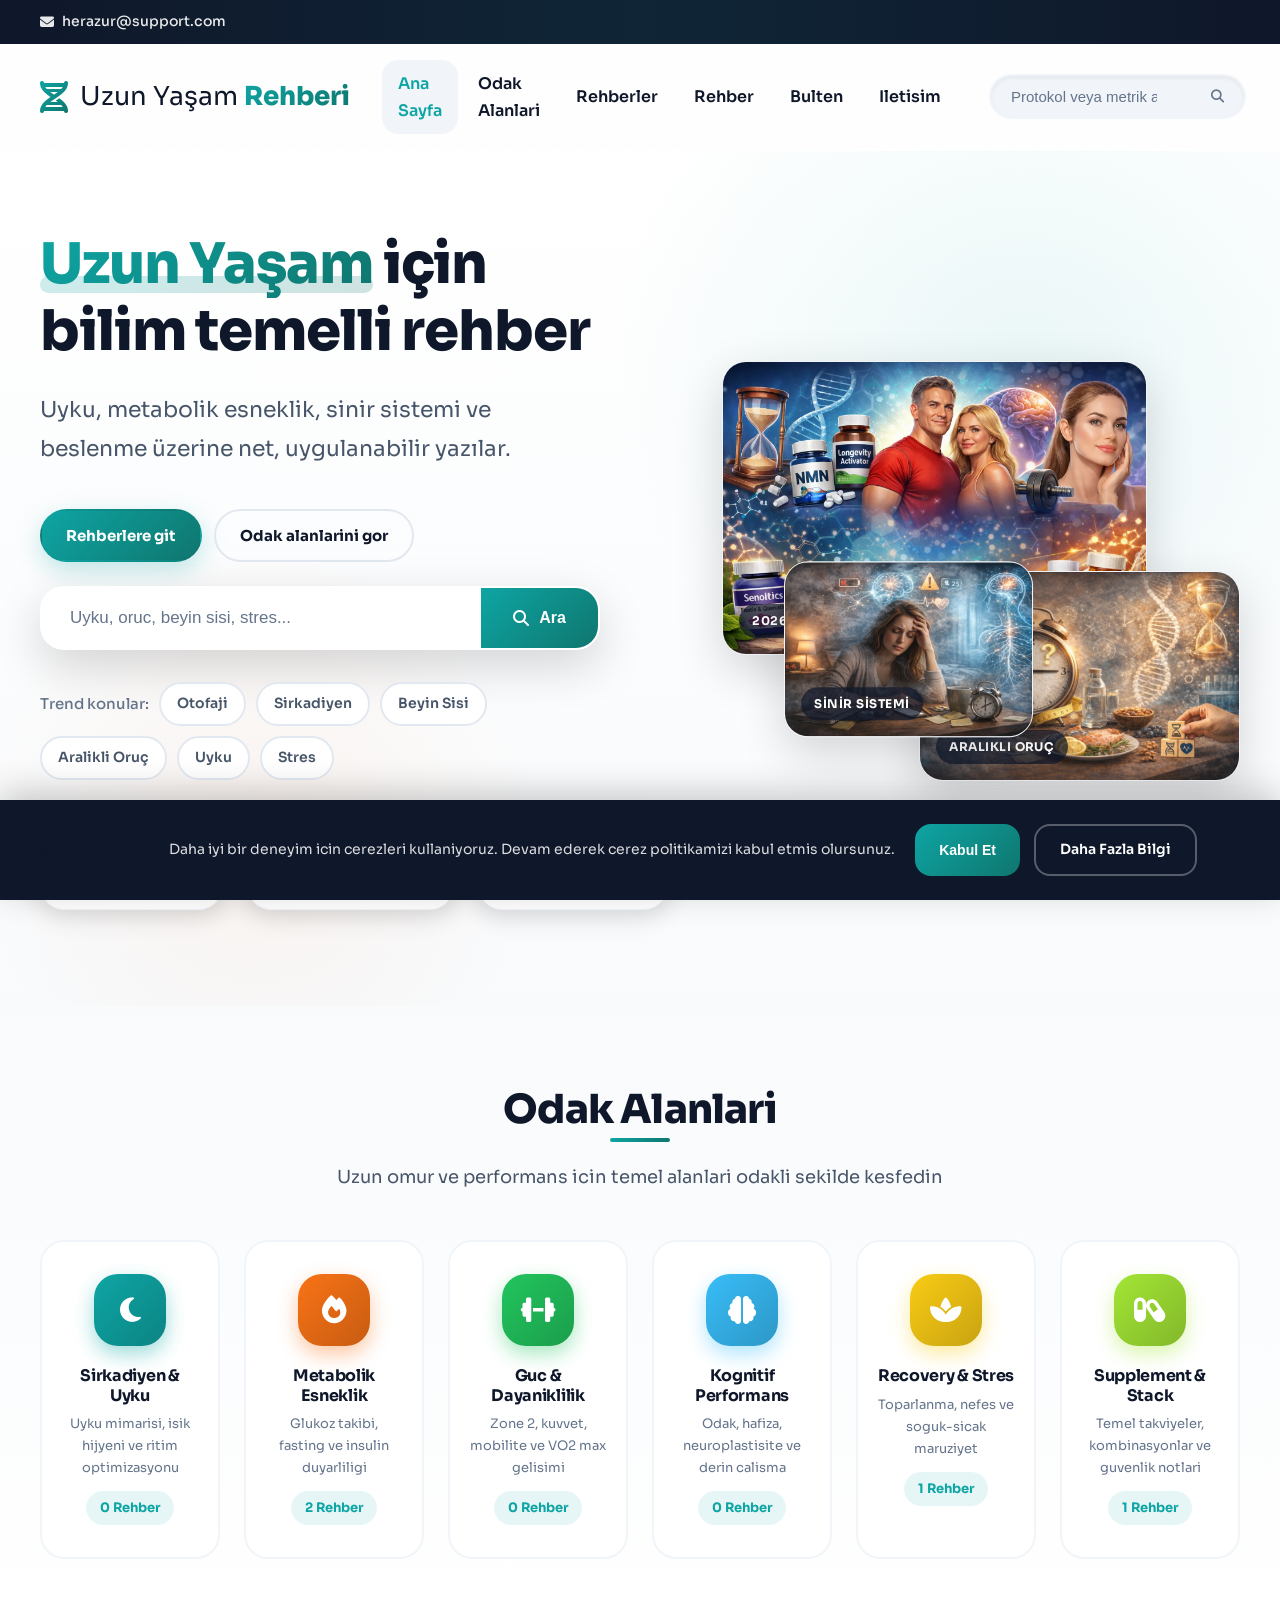
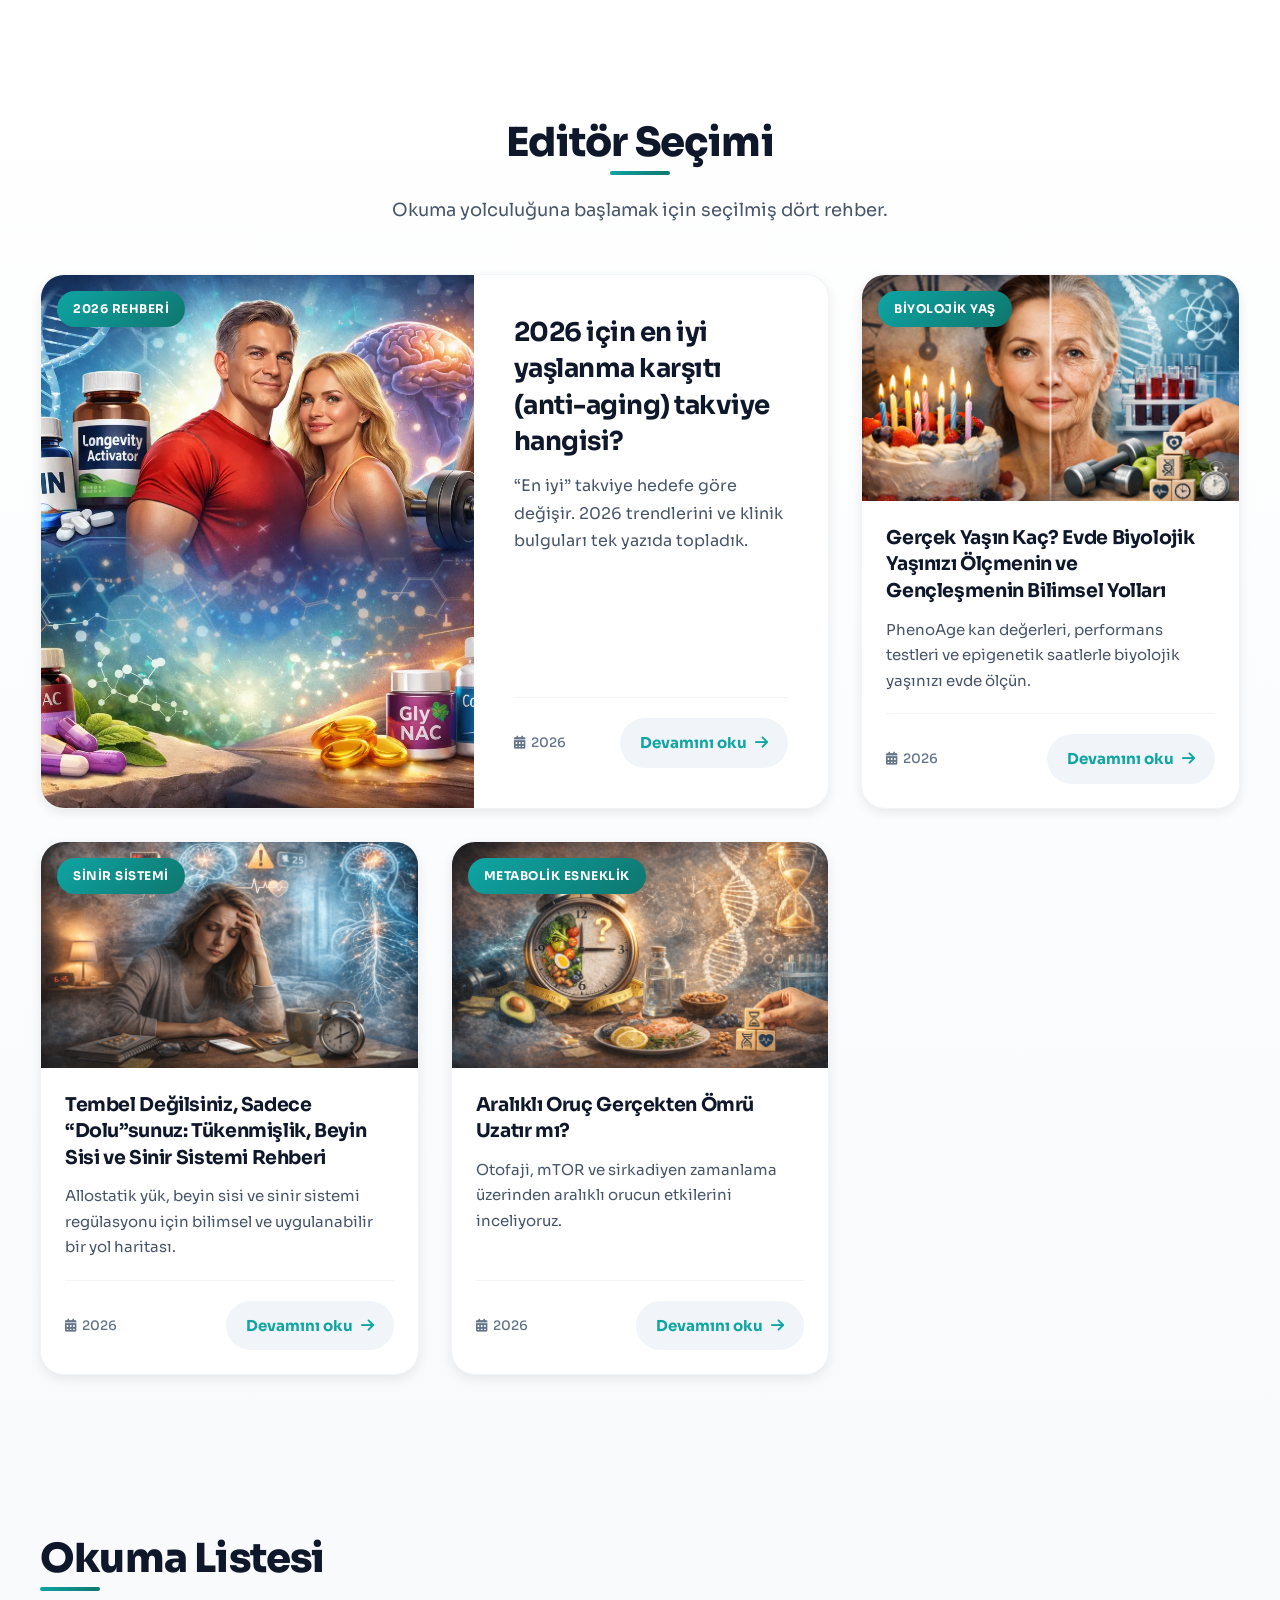
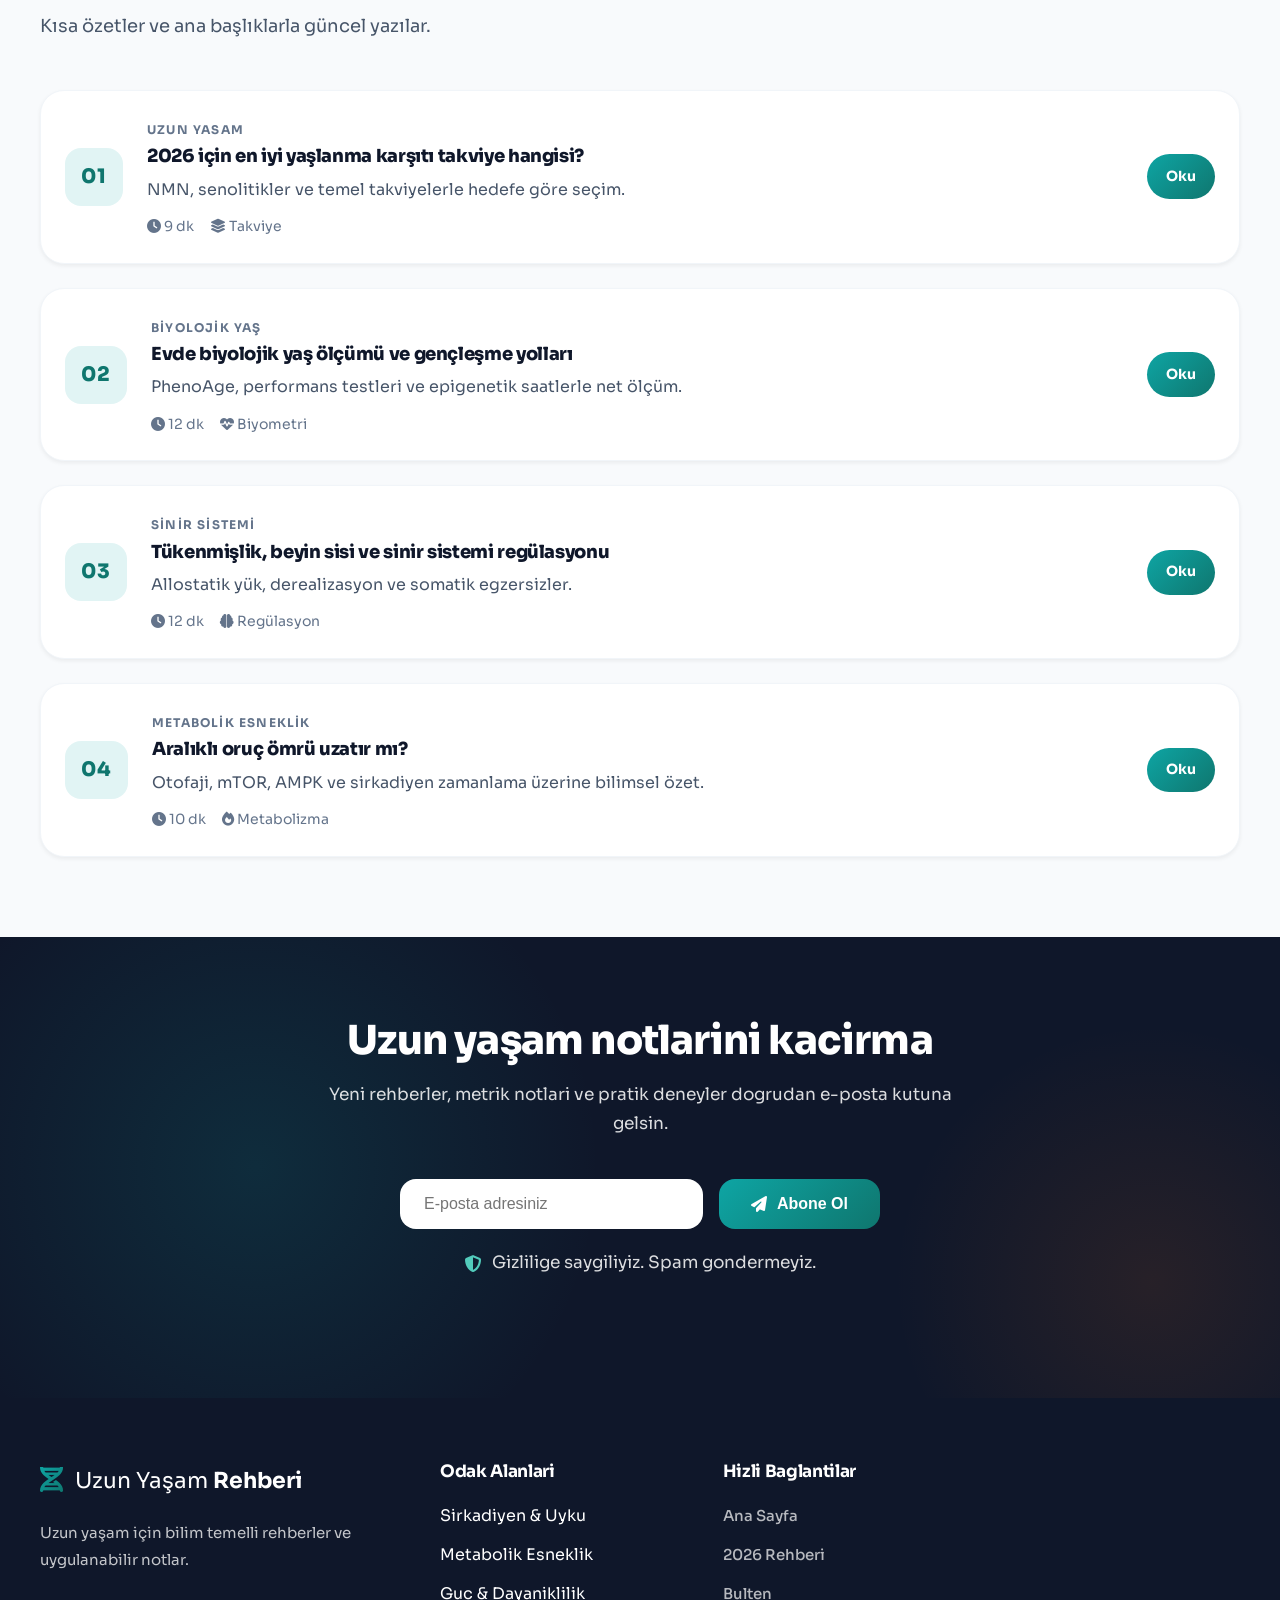
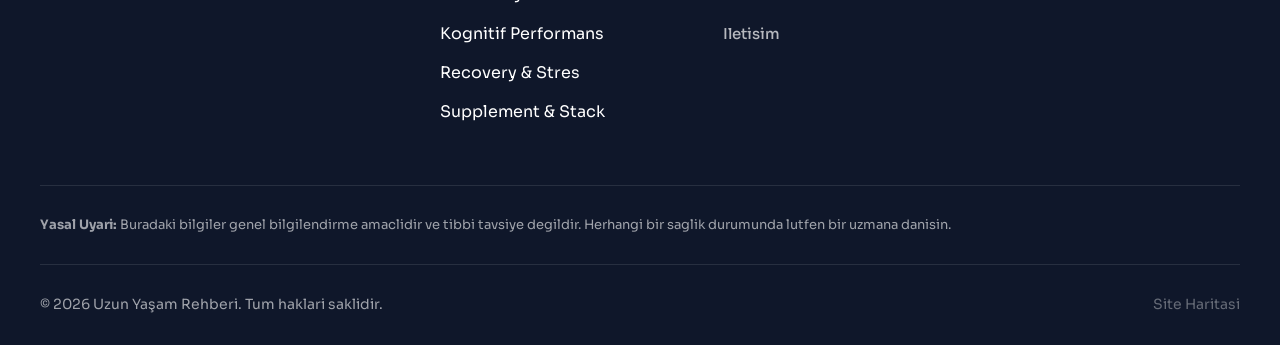
<file: index.html>
<!DOCTYPE html>
<html lang="tr" dir="ltr">
<head>
    <!-- Temel Meta Etiketleri -->
    <meta charset="UTF-8">
    <meta name="viewport" content="width=device-width, initial-scale=1.0">
    <meta http-equiv="X-UA-Compatible" content="IE=edge">

    <!-- SEO Meta Etiketleri -->
    <title>Uzun Ya&#351;am Rehberi | Bilim Temelli Rehberler</title>
    <meta name="description" content="Uzun ya&#351;am rehberi: uyku, metabolik esneklik, sinir sistemi ve beslenme &#252;zerine bilim temelli, uygulanabilir yaz&#305;lar.">
    <meta name="keywords" content="uzun yasam, longevity, metabolik esneklik, uyku, sirkadiyen, stres, aralikli oruc, beyin sisi">
    <meta name="author" content="Uzun Ya&#351;am Rehberi">
    <meta name="robots" content="index, follow, max-image-preview:large, max-snippet:-1, max-video-preview:-1">
    <meta name="googlebot" content="index, follow">
    <meta name="language" content="Turkish">
    <meta name="revisit-after" content="1 days">
    <meta name="rating" content="general">

    <!-- Canonical URL -->
    <link rel="canonical" href="https://uzunyasamrehberi.com/">

    <!-- Alternate Languages (Hreflang) -->
    <link rel="alternate" hreflang="tr" href="https://uzunyasamrehberi.com/">
    <link rel="alternate" hreflang="x-default" href="https://uzunyasamrehberi.com/">

    <!-- Open Graph (Facebook, LinkedIn) -->
    <meta property="og:type" content="website">
    <meta property="og:site_name" content="Uzun Ya&#351;am Rehberi">
    <meta property="og:title" content="Uzun Ya&#351;am Rehberi | Bilim Temelli Rehberler">
    <meta property="og:description" content="Uyku, metabolik esneklik, sinir sistemi ve beslenme &#252;zerine bilim temelli, uygulanabilir yaz&#305;lar.">
    <meta property="og:url" content="https://uzunyasamrehberi.com/">
    <meta property="og:image" content="https://uzunyasamrehberi.com/images/anti-aging-takviye-2026.webp?v=1">
    <meta property="og:image:width" content="1200">
    <meta property="og:image:height" content="630">
    <meta property="og:image:alt" content="Uzun Ya&#351;am Rehberi">
    <meta property="og:locale" content="tr_TR">

    <!-- Favicon ve Uygulama Ikonlari -->
    <link rel="icon" type="image/x-icon" href="/favicon.ico">
    <link rel="icon" type="image/png" sizes="32x32" href="/images/favicon-32x32.png">
    <link rel="icon" type="image/png" sizes="16x16" href="/images/favicon-16x16.png">
    <link rel="apple-touch-icon" sizes="180x180" href="/images/apple-touch-icon.png">
    <link rel="manifest" href="/manifest.json">
    <meta name="theme-color" content="#0ea5a4">
    <meta name="msapplication-TileColor" content="#0ea5a4">

    <!-- Preconnect ve DNS Prefetch - Performans -->
    <link rel="preconnect" href="https://fonts.googleapis.com">
    <link rel="preconnect" href="https://fonts.gstatic.com" crossorigin>
    <link rel="preconnect" href="https://cdn.jsdelivr.net">
    <link rel="dns-prefetch" href="https://www.google-analytics.com">

    <!-- Google Fonts -->
    <link href="https://fonts.googleapis.com/css2?family=Sora:wght@300;400;500;600;700;800&family=Spectral:wght@400;600;700&display=swap" rel="stylesheet">

    <!-- Font Awesome -->
    <link rel="stylesheet" href="https://cdn.jsdelivr.net/npm/@fortawesome/fontawesome-free@6.4.0/css/all.min.css">

    <!-- Ana Stil Dosyasi -->
    <link rel="stylesheet" href="/css/style.css">

    <!-- Schema.org Yapi Veri - WebSite -->
    <script type="application/ld+json">
    {
        "@context": "https://schema.org",
        "@type": "WebSite",
        "name": "Uzun Ya&#351;am Rehberi",
        "alternateName": "Uzun Ya&#351;am Rehberi",
        "url": "https://uzunyasamrehberi.com/",
        "description": "Uyku, metabolik esneklik, sinir sistemi ve beslenme &#252;zerine bilim temelli rehber.",
        "inLanguage": "tr-TR",
        "publisher": {
            "@type": "Organization",
            "name": "Uzun Ya&#351;am Rehberi",
            "logo": {
                "@type": "ImageObject",
                "url": "https://uzunyasamrehberi.com/images/logo.png",
                "width": 600,
                "height": 60
            }
        }
    }
    </script>

    <!-- Schema.org - Organization -->
    <script type="application/ld+json">
    {
        "@context": "https://schema.org",
        "@type": "Organization",
        "name": "Uzun Ya&#351;am Rehberi",
        "url": "https://uzunyasamrehberi.com/",
        "logo": "https://uzunyasamrehberi.com/images/logo.png",
        "description": "Uzun ya&#351;am i&#231;in bilim temelli rehberlik ve pratikler.",
        "foundingDate": "2024",
        "contactPoint": {
            "@type": "ContactPoint",
            "contactType": "customer service",
            "email": "herazur@support.com",
            "availableLanguage": "Turkish"
        }
    }
    </script>

    <!-- Schema.org - WebPage -->
    <script type="application/ld+json">
    {
        "@context": "https://schema.org",
        "@type": "WebPage",
        "name": "Uzun Ya&#351;am Rehberi - Ana Sayfa",
        "url": "https://uzunyasamrehberi.com/",
        "description": "Uyku, metabolik esneklik ve sinir sistemi oda&#287;&#305;nda bilim temelli yaz&#305;lar.",
        "lastReviewed": "2024-01-15",
        "mainContentOfPage": {
            "@type": "WebPageElement",
            "cssSelector": "main"
        }
    }
    </script>

    <!-- Schema.org - BreadcrumbList -->
    <script type="application/ld+json">
    {
        "@context": "https://schema.org",
        "@type": "BreadcrumbList",
        "itemListElement": [
            {
                "@type": "ListItem",
                "position": 1,
                "name": "Ana Sayfa",
                "item": "https://uzunyasamrehberi.com/"
            }
        ]
    }
    </script>
</head>
<body>
    <!-- Skip Link - Erisilebilirlik -->
    <a href="#main-content" class="skip-link">Ana icerige atla</a>

    <!-- Header -->
    <header class="site-header" role="banner">
        <div class="header-top">
            <div class="container">
                <div class="header-top-content">
                    <div class="contact-info">
                        <a href="mailto:herazur@support.com" aria-label="E-posta gonder">
                            <i class="fas fa-envelope" aria-hidden="true"></i>
                            <span>herazur@support.com</span>
                        </a>
                    </div>
                </div>
            </div>
        </div>

        <nav class="main-nav" role="navigation" aria-label="Ana navigasyon">
            <div class="container">
                <div class="nav-content">
                    <a href="/" class="logo" aria-label="Uzun Ya&#351;am Rehberi Ana Sayfa">
                        <i class="fas fa-dna" aria-hidden="true"></i>
                        <span class="logo-text">Uzun Ya&#351;am <strong>Rehberi</strong></span>
                    </a>

                    <button class="mobile-menu-toggle" aria-label="Menuyu ac/kapat" aria-expanded="false" aria-controls="main-menu">
                        <span class="hamburger"></span>
                    </button>

                    <ul id="main-menu" class="nav-menu" role="menubar">
                        <li role="none"><a href="/" role="menuitem" class="active" aria-current="page">Ana Sayfa</a></li>
                        <li role="none"><a href="/#categories" role="menuitem">Odak Alanlari</a></li>
                        <li role="none"><a href="/#featured" role="menuitem">Rehberler</a></li>
                        <li role="none"><a href="/anti-aging-takviye-2026" role="menuitem">Rehber</a></li>
                        <li role="none"><a href="/#newsletter" role="menuitem">Bulten</a></li>
                        <li role="none"><a href="/#iletisim" role="menuitem">Iletisim</a></li>
                    </ul>

                    <div class="nav-search">
                        <form action="https://www.google.com/search" method="GET" role="search" aria-label="Site ici arama">
                            <label for="search-input" class="visually-hidden">Arama</label>
                            <input type="hidden" name="sitesearch" value="uzunyasamrehberi.com">
                            <input type="search" id="search-input" name="q" placeholder="Protokol veya metrik ara..." autocomplete="off" aria-label="Arama terimi girin">
                            <button type="submit" aria-label="Ara">
                                <i class="fas fa-search" aria-hidden="true"></i>
                            </button>
                        </form>
                    </div>
                </div>
            </div>
        </nav>
    </header>

    <!-- Main Content -->
    <main id="main-content" role="main">
        <!-- Hero Section -->
        <section class="hero-section" aria-labelledby="hero-title">
            <div class="container">
                <div class="hero-layout">
                    <div class="hero-text">
                        <div class="hero-content">
                            <h1 id="hero-title"><span class="highlight">Uzun Ya&#351;am</span> i&#231;in bilim temelli rehber</h1>
                            <p class="hero-description">Uyku, metabolik esneklik, sinir sistemi ve beslenme &#252;zerine net, uygulanabilir yaz&#305;lar.</p>
                            <div class="hero-actions">
                                <a href="/#featured" class="hero-action primary">Rehberlere git</a>
                                <a href="/#categories" class="hero-action secondary">Odak alanlarini gor</a>
                            </div>
                            <div class="hero-search">
                                <form action="https://www.google.com/search" method="GET" role="search" aria-label="Ana arama">
                                    <label for="hero-search-input" class="visually-hidden">Rehber ara</label>
                                    <input type="hidden" name="sitesearch" value="uzunyasamrehberi.com">
                                    <input type="search" id="hero-search-input" name="q" placeholder="Uyku, oruc, beyin sisi, stres..." autocomplete="off">
                                    <button type="submit">
                                        <i class="fas fa-search" aria-hidden="true"></i>
                                        <span>Ara</span>
                                    </button>
                                </form>
                            </div>
                            <div class="hero-tags">
                                <span class="tag-label">Trend konular:</span>
                                <a href="https://www.google.com/search?q=site%3Auzunyasamrehberi.com+Otofaji" class="hero-tag">Otofaji</a>
                                <a href="https://www.google.com/search?q=site%3Auzunyasamrehberi.com+Sirkadiyen" class="hero-tag">Sirkadiyen</a>
                                <a href="https://www.google.com/search?q=site%3Auzunyasamrehberi.com+Beyin+Sisi" class="hero-tag">Beyin Sisi</a>
                                <a href="https://www.google.com/search?q=site%3Auzunyasamrehberi.com+Aralikli+Oruc" class="hero-tag">Aralikli Oru&#231;</a>
                                <a href="https://www.google.com/search?q=site%3Auzunyasamrehberi.com+Uyku" class="hero-tag">Uyku</a>
                                <a href="https://www.google.com/search?q=site%3Auzunyasamrehberi.com+Stres" class="hero-tag">Stres</a>
                            </div>
                        </div>
                        <div class="hero-stats">
                            <div class="stat-item">
                                <i class="fas fa-flask" aria-hidden="true"></i>
                                <div class="stat-content">
                                    <span class="stat-number">4</span>
                                    <span class="stat-label">Rehber</span>
                                </div>
                            </div>
                            <div class="stat-item">
                                <i class="fas fa-layer-group" aria-hidden="true"></i>
                                <div class="stat-content">
                                    <span class="stat-number">6</span>
                                    <span class="stat-label">Odak Alani</span>
                                </div>
                            </div>
                            <div class="stat-item">
                                <i class="fas fa-users" aria-hidden="true"></i>
                                <div class="stat-content">
                                    <span class="stat-number" id="reader-count">0</span>
                                    <span class="stat-label">Topluluk</span>
                                </div>
                            </div>
                        </div>
                    </div>
                    <div class="hero-visual" aria-hidden="true">
                        <div class="hero-visual-card primary">
                            <img src="/images/anti-aging-takviye-2026.webp?v=1" alt="">
                            <span class="hero-visual-label">2026 Rehberi</span>
                        </div>
                        <div class="hero-visual-card secondary">
                            <img src="/images/aralikli-oruc-omru-uzatir-mi.webp?v=1" alt="">
                            <span class="hero-visual-label">Aral&#305;kl&#305; Oru&#231;</span>
                        </div>
                        <div class="hero-visual-card tertiary">
                            <img src="/images/tukenmislik-beyin-sisi-sinir-sistemi.webp?v=1" alt="">
                            <span class="hero-visual-label">Sinir Sistemi</span>
                        </div>
                    </div>
                </div>
            </div>
        </section>

        <!-- Categories Section -->
        <section id="categories" class="categories-section" aria-labelledby="categories-title">
            <div class="container">
                <header class="section-header">
                    <h2 id="categories-title">Odak Alanlari</h2>
                    <p class="section-description">Uzun omur ve performans icin temel alanlari odakli sekilde kesfedin</p>
                </header>

                <div class="categories-grid">
                    <div class="category-card">
                        <div class="category-icon" style="--category-color: #0ea5a4;">
                            <i class="fas fa-moon" aria-hidden="true"></i>
                        </div>
                        <h3>Sirkadiyen &amp; Uyku</h3>
                        <p>Uyku mimarisi, isik hijyeni ve ritim optimizasyonu</p>
                        <span class="category-count">0 Rehber</span>
                    </div>

                    <div class="category-card">
                        <div class="category-icon" style="--category-color: #f97316;">
                            <i class="fas fa-fire" aria-hidden="true"></i>
                        </div>
                        <h3>Metabolik Esneklik</h3>
                        <p>Glukoz takibi, fasting ve insulin duyarliligi</p>
                        <span class="category-count">2 Rehber</span>
                    </div>

                    <div class="category-card">
                        <div class="category-icon" style="--category-color: #22c55e;">
                            <i class="fas fa-dumbbell" aria-hidden="true"></i>
                        </div>
                        <h3>Guc &amp; Dayaniklilik</h3>
                        <p>Zone 2, kuvvet, mobilite ve VO2 max gelisimi</p>
                        <span class="category-count">0 Rehber</span>
                    </div>

                    <div class="category-card">
                        <div class="category-icon" style="--category-color: #38bdf8;">
                            <i class="fas fa-brain" aria-hidden="true"></i>
                        </div>
                        <h3>Kognitif Performans</h3>
                        <p>Odak, hafiza, neuroplastisite ve derin calisma</p>
                        <span class="category-count">0 Rehber</span>
                    </div>

                    <div class="category-card">
                        <div class="category-icon" style="--category-color: #facc15;">
                            <i class="fas fa-spa" aria-hidden="true"></i>
                        </div>
                        <h3>Recovery &amp; Stres</h3>
                        <p>Toparlanma, nefes ve soguk-sicak maruziyet</p>
                        <span class="category-count">1 Rehber</span>
                    </div>

                    <div class="category-card">
                        <div class="category-icon" style="--category-color: #a3e635;">
                            <i class="fas fa-capsules" aria-hidden="true"></i>
                        </div>
                        <h3>Supplement &amp; Stack</h3>
                        <p>Temel takviyeler, kombinasyonlar ve guvenlik notlari</p>
                        <span class="category-count">1 Rehber</span>
                    </div>
                </div>
            </div>
        </section>

        <!-- Featured Insight Section -->
        <section id="featured" class="featured-section" aria-labelledby="featured-article-title">
            <div class="container">
                <header class="section-header">
                    <h2 id="featured-article-title">Edit&#246;r Se&#231;imi</h2>
                    <p class="section-description">Okuma yolculu&#287;una ba&#351;lamak i&#231;in se&#231;ilmi&#351; d&#246;rt rehber.</p>
                </header>

                <div class="featured-grid">
                    <article class="article-card featured">
                        <div class="article-card-image">
                            <img src="/images/anti-aging-takviye-2026.webp?v=1" alt="2026 anti-aging takviye rehberi" loading="lazy">
                            <span class="article-card-category">2026 Rehberi</span>
                        </div>
                        <div class="article-card-content">
                            <h3 class="article-card-title">
                                <a href="/anti-aging-takviye-2026">2026 i&#231;in en iyi ya&#351;lanma kar&#351;&#305;t&#305; (anti-aging) takviye hangisi?</a>
                            </h3>
                            <p class="article-card-excerpt">&ldquo;En iyi&rdquo; takviye hedefe g&#246;re de&#287;i&#351;ir. 2026 trendlerini ve klinik bulgular&#305; tek yaz&#305;da toplad&#305;k.</p>
                            <div class="article-card-meta">
                                <span class="article-card-date"><i class="fas fa-calendar-alt" aria-hidden="true"></i> 2026</span>
                                <a href="/anti-aging-takviye-2026" class="view-all-link">Devam&#305;n&#305; oku <i class="fas fa-arrow-right" aria-hidden="true"></i></a>
                            </div>
                        </div>
                    </article>
                    <article class="article-card">
                        <div class="article-card-image">
                            <img src="/images/biyolojik-yas-olcumu-evde.webp?v=1" alt="Biyolojik ya&#351; rehberi" loading="lazy">
                            <span class="article-card-category">Biyolojik Ya&#351;</span>
                        </div>
                        <div class="article-card-content">
                            <h3 class="article-card-title">
                                <a href="/biyolojik-yas-olcumu-evde">Ger&#231;ek Ya&#351;&#305;n Ka&#231;? Evde Biyolojik Ya&#351;&#305;n&#305;z&#305; &#214;l&#231;menin ve Gen&#231;le&#351;menin Bilimsel Yollar&#305;</a>
                            </h3>
                            <p class="article-card-excerpt">PhenoAge kan de&#287;erleri, performans testleri ve epigenetik saatlerle biyolojik ya&#351;&#305;n&#305;z&#305; evde &#246;l&#231;&#252;n.</p>
                            <div class="article-card-meta">
                                <span class="article-card-date"><i class="fas fa-calendar-alt" aria-hidden="true"></i> 2026</span>
                                <a href="/biyolojik-yas-olcumu-evde" class="view-all-link">Devam&#305;n&#305; oku <i class="fas fa-arrow-right" aria-hidden="true"></i></a>
                            </div>
                        </div>
                    </article>
                    <article class="article-card">
                        <div class="article-card-image">
                            <img src="/images/tukenmislik-beyin-sisi-sinir-sistemi.webp?v=1" alt="T&#252;kenmi&#351;lik ve beyin sisi rehberi" loading="lazy">
                            <span class="article-card-category">Sinir Sistemi</span>
                        </div>
                        <div class="article-card-content">
                            <h3 class="article-card-title">
                                <a href="/tukenmislik-beyin-sisi-sinir-sistemi">Tembel De&#287;ilsiniz, Sadece &ldquo;Dolu&rdquo;sunuz: T&#252;kenmi&#351;lik, Beyin Sisi ve Sinir Sistemi Rehberi</a>
                            </h3>
                            <p class="article-card-excerpt">Allostatik y&#252;k, beyin sisi ve sinir sistemi reg&#252;lasyonu i&#231;in bilimsel ve uygulanabilir bir yol haritas&#305;.</p>
                            <div class="article-card-meta">
                                <span class="article-card-date"><i class="fas fa-calendar-alt" aria-hidden="true"></i> 2026</span>
                                <a href="/tukenmislik-beyin-sisi-sinir-sistemi" class="view-all-link">Devam&#305;n&#305; oku <i class="fas fa-arrow-right" aria-hidden="true"></i></a>
                            </div>
                        </div>
                    </article>
                    <article class="article-card">
                        <div class="article-card-image">
                            <img src="/images/aralikli-oruc-omru-uzatir-mi.webp?v=1" alt="Aral&#305;kl&#305; oru&#231; rehberi" loading="lazy">
                            <span class="article-card-category">Metabolik Esneklik</span>
                        </div>
                        <div class="article-card-content">
                            <h3 class="article-card-title">
                                <a href="/aralikli-oruc-omru-uzatir-mi">Aral&#305;kl&#305; Oru&#231; Ger&#231;ekten &#214;mr&#252; Uzat&#305;r m&#305;?</a>
                            </h3>
                            <p class="article-card-excerpt">Otofaji, mTOR ve sirkadiyen zamanlama &#252;zerinden aral&#305;kl&#305; orucun etkilerini inceliyoruz.</p>
                            <div class="article-card-meta">
                                <span class="article-card-date"><i class="fas fa-calendar-alt" aria-hidden="true"></i> 2026</span>
                                <a href="/aralikli-oruc-omru-uzatir-mi" class="view-all-link">Devam&#305;n&#305; oku <i class="fas fa-arrow-right" aria-hidden="true"></i></a>
                            </div>
                        </div>
                    </article>
                </div>
            </div>
        </section>

        <section class="reading-section" aria-labelledby="reading-title">
            <div class="container">
                <header class="section-header section-header-left">
                    <h2 id="reading-title">Okuma Listesi</h2>
                    <p class="section-description">K&#305;sa &#246;zetler ve ana ba&#351;l&#305;klarla g&#252;ncel yaz&#305;lar.</p>
                </header>

                <ol class="reading-list">
                    <li class="reading-item">
                        <span class="reading-index">01</span>
                        <div class="reading-content">
                            <span class="reading-label">Uzun Yasam</span>
                            <h3>2026 i&#231;in en iyi ya&#351;lanma kar&#351;&#305;t&#305; takviye hangisi?</h3>
                            <p>NMN, senolitikler ve temel takviyelerle hedefe g&#246;re se&#231;im.</p>
                            <div class="reading-meta">
                                <span><i class="fas fa-clock" aria-hidden="true"></i> 9 dk</span>
                                <span><i class="fas fa-layer-group" aria-hidden="true"></i> Takviye</span>
                            </div>
                        </div>
                        <a href="/anti-aging-takviye-2026" class="reading-link">Oku</a>
                    </li>
                    <li class="reading-item">
                        <span class="reading-index">02</span>
                        <div class="reading-content">
                            <span class="reading-label">Biyolojik Ya&#351;</span>
                            <h3>Evde biyolojik ya&#351; &#246;l&#231;&#252;m&#252; ve gen&#231;le&#351;me yollar&#305;</h3>
                            <p>PhenoAge, performans testleri ve epigenetik saatlerle net &#246;l&#231;&#252;m.</p>
                            <div class="reading-meta">
                                <span><i class="fas fa-clock" aria-hidden="true"></i> 12 dk</span>
                                <span><i class="fas fa-heart-pulse" aria-hidden="true"></i> Biyometri</span>
                            </div>
                        </div>
                        <a href="/biyolojik-yas-olcumu-evde" class="reading-link">Oku</a>
                    </li>
                    <li class="reading-item">
                        <span class="reading-index">03</span>
                        <div class="reading-content">
                            <span class="reading-label">Sinir Sistemi</span>
                            <h3>T&#252;kenmi&#351;lik, beyin sisi ve sinir sistemi reg&#252;lasyonu</h3>
                            <p>Allostatik y&#252;k, derealizasyon ve somatik egzersizler.</p>
                            <div class="reading-meta">
                                <span><i class="fas fa-clock" aria-hidden="true"></i> 12 dk</span>
                                <span><i class="fas fa-brain" aria-hidden="true"></i> Reg&#252;lasyon</span>
                            </div>
                        </div>
                        <a href="/tukenmislik-beyin-sisi-sinir-sistemi" class="reading-link">Oku</a>
                    </li>
                    <li class="reading-item">
                        <span class="reading-index">04</span>
                        <div class="reading-content">
                            <span class="reading-label">Metabolik Esneklik</span>
                            <h3>Aral&#305;kl&#305; oru&#231; &#246;mr&#252; uzat&#305;r m&#305;?</h3>
                            <p>Otofaji, mTOR, AMPK ve sirkadiyen zamanlama &#252;zerine bilimsel &#246;zet.</p>
                            <div class="reading-meta">
                                <span><i class="fas fa-clock" aria-hidden="true"></i> 10 dk</span>
                                <span><i class="fas fa-fire" aria-hidden="true"></i> Metabolizma</span>
                            </div>
                        </div>
                        <a href="/aralikli-oruc-omru-uzatir-mi" class="reading-link">Oku</a>
                    </li>
                </ol>
            </div>
        </section>

        <!-- CTA Section -->
        <section id="newsletter" class="cta-section" aria-labelledby="cta-title">
            <div class="container">
                <div class="cta-content">
                    <h2 id="cta-title">Uzun ya&#351;am notlarini kacirma</h2>
                    <p>Yeni rehberler, metrik notlari ve pratik deneyler dogrudan e-posta kutuna gelsin.</p>
                    <form class="cta-form" id="cta-newsletter-form">
                        <label for="cta-email" class="visually-hidden">E-posta adresiniz</label>
                        <input type="email" id="cta-email" name="email" placeholder="E-posta adresiniz" required>
                        <button type="submit">
                            <i class="fas fa-paper-plane" aria-hidden="true"></i>
                            Abone Ol
                        </button>
                    </form>
                    <p class="cta-note">
                        <i class="fas fa-shield-alt" aria-hidden="true"></i>
                        Gizlilige saygiliyiz. Spam gondermeyiz.
                    </p>
                </div>
            </div>
        </section>
    </main>

    <!-- Footer -->
    <footer id="iletisim" class="site-footer" role="contentinfo">
        <div class="container">
            <div class="footer-grid">
                <div class="footer-about">
                    <a href="/" class="footer-logo" aria-label="Uzun Ya&#351;am Rehberi Ana Sayfa">
                        <i class="fas fa-dna" aria-hidden="true"></i>
                        <span>Uzun Ya&#351;am <strong>Rehberi</strong></span>
                    </a>
                    <p>Uzun ya&#351;am i&#231;in bilim temelli rehberler ve uygulanabilir notlar.</p>
                </div>

                <nav class="footer-nav" aria-label="Odak Alanlari">
                    <h3>Odak Alanlari</h3>
                    <ul>
                        <li><span>Sirkadiyen &amp; Uyku</span></li>
                        <li><span>Metabolik Esneklik</span></li>
                        <li><span>Guc &amp; Dayaniklilik</span></li>
                        <li><span>Kognitif Performans</span></li>
                        <li><span>Recovery &amp; Stres</span></li>
                        <li><span>Supplement &amp; Stack</span></li>
                    </ul>
                </nav>

                <nav class="footer-nav" aria-label="Hizli Baglantilar">
                    <h3>Hizli Baglantilar</h3>
                    <ul>
                        <li><a href="/">Ana Sayfa</a></li>
                        <li><a href="/anti-aging-takviye-2026">2026 Rehberi</a></li>
                        <li><a href="/#newsletter">Bulten</a></li>
                        <li><a href="/#iletisim">Iletisim</a></li>
                    </ul>
                </nav>

            </div>

            <div class="footer-disclaimer">
                <p><strong>Yasal Uyari:</strong> Buradaki bilgiler genel bilgilendirme amaclidir ve tibbi tavsiye degildir. Herhangi bir saglik durumunda lutfen bir uzmana danisin.</p>
            </div>

            <div class="footer-bottom">
                <p>&copy; <span id="current-year">2024</span> Uzun Ya&#351;am Rehberi. Tum haklari saklidir.</p>
                <p>
                    <a href="/sitemap.xml" rel="nofollow">Site Haritasi</a>
                </p>
            </div>
        </div>
    </footer>

    <!-- Back to Top Button -->
    <button id="back-to-top" class="back-to-top" aria-label="Sayfa basina don" title="Sayfa basina don">
        <i class="fas fa-chevron-up" aria-hidden="true"></i>
    </button>

    <!-- Cookie Consent Banner -->
    <div id="cookie-consent" class="cookie-consent" role="dialog" aria-labelledby="cookie-title" aria-describedby="cookie-description" hidden>
        <div class="cookie-content">
            <h4 id="cookie-title">Cerez Kullanimi</h4>
            <p id="cookie-description">Daha iyi bir deneyim icin cerezleri kullaniyoruz. Devam ederek cerez politikamizi kabul etmis olursunuz.</p>
            <div class="cookie-actions">
                <button id="accept-cookies" class="btn-primary">Kabul Et</button>
                <a href="/#iletisim" class="btn-secondary">Daha Fazla Bilgi</a>
            </div>
        </div>
    </div>

    <!-- JavaScript -->
    <script src="/js/main.js" defer></script>
</body>
</html>
</file>
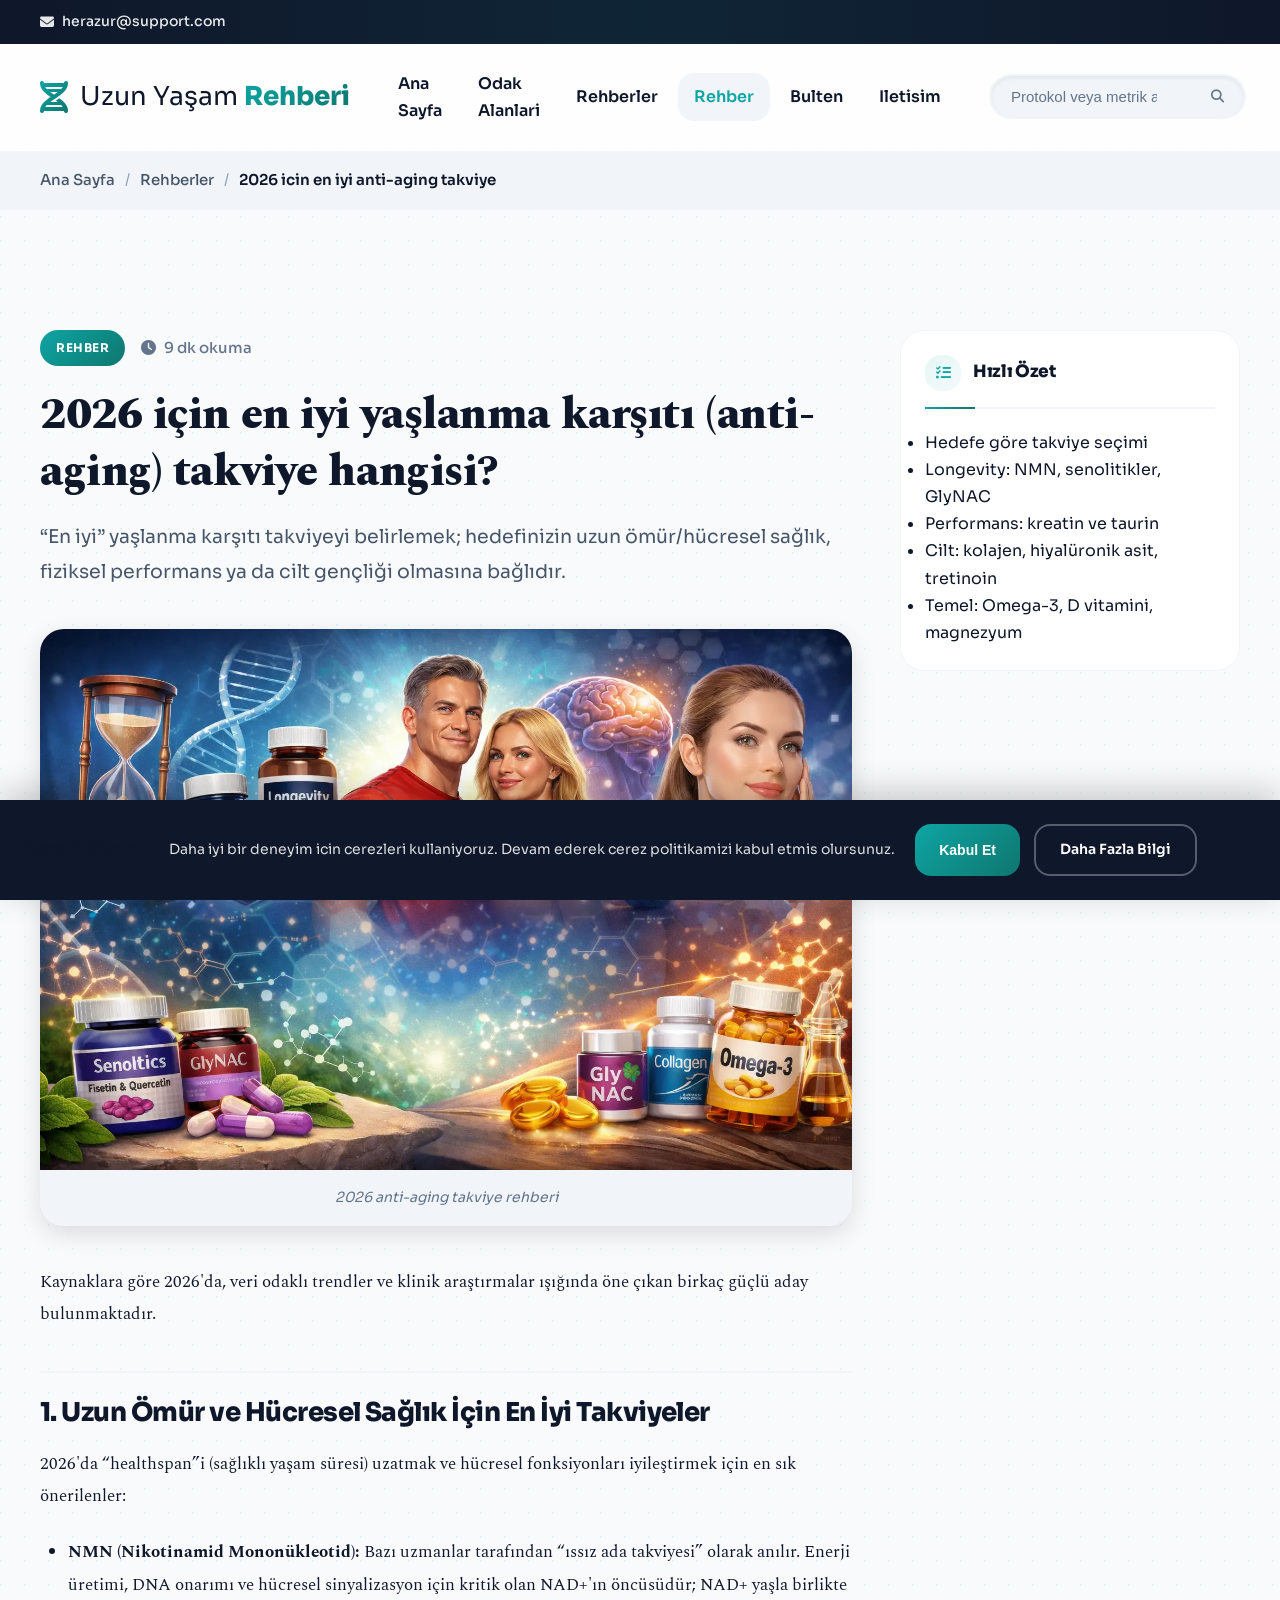
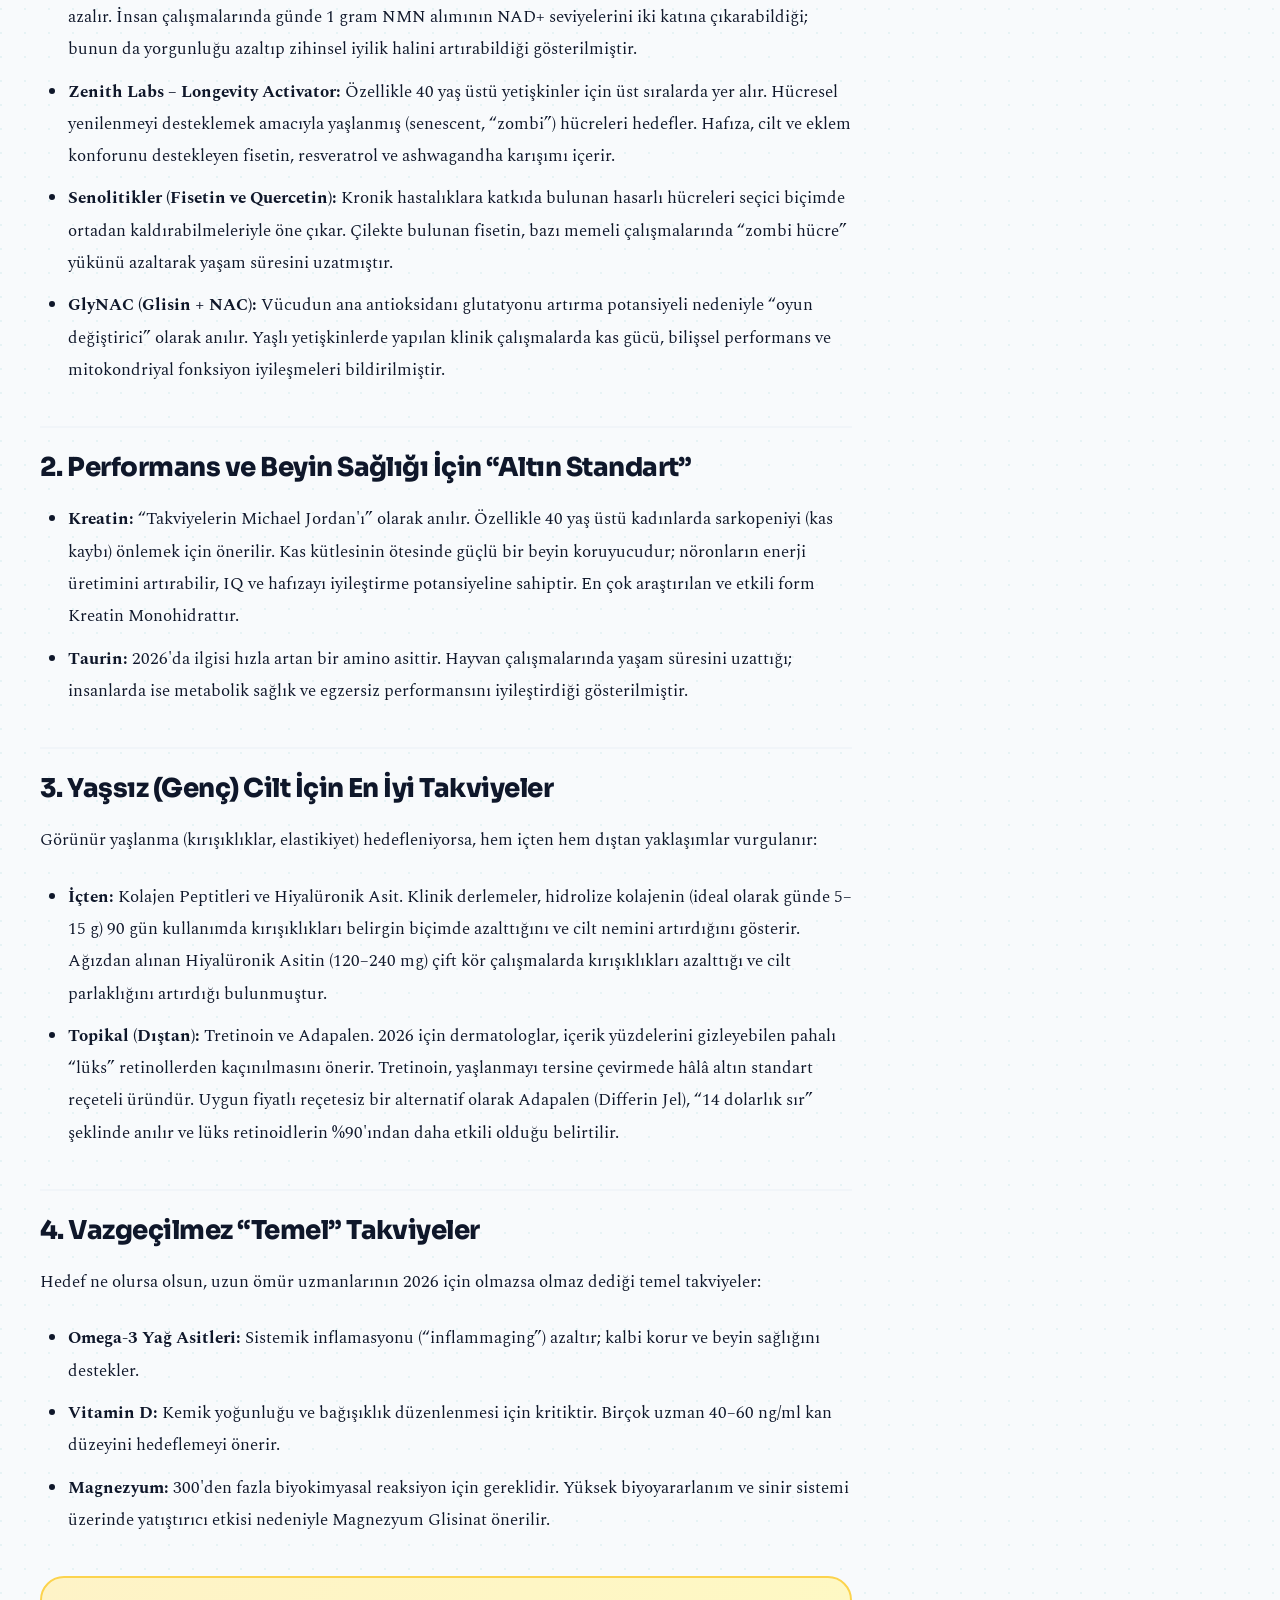
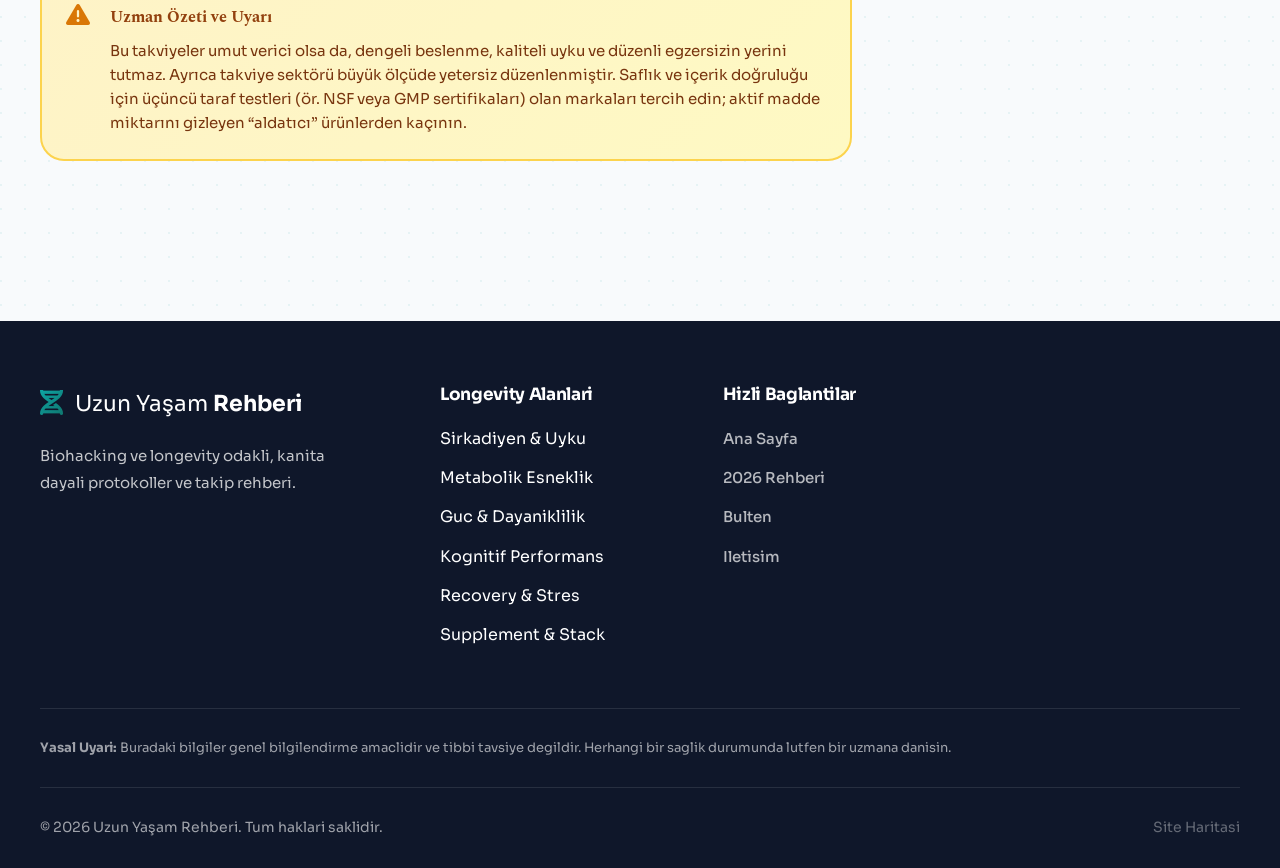
<file: anti-aging-takviye-2026.html>
<!DOCTYPE html>
<html lang="tr" dir="ltr">
<head>
    <!-- Temel Meta Etiketleri -->
    <meta charset="UTF-8">
    <meta name="viewport" content="width=device-width, initial-scale=1.0">
    <meta http-equiv="X-UA-Compatible" content="IE=edge">

    <!-- SEO Meta Etiketleri -->
    <title>2026 i&#231;in en iyi ya&#351;lanma kar&#351;&#305;t&#305; (anti-aging) takviye hangisi? | Uzun Ya&#351;am Rehberi</title>
    <meta name="description" content="2026 i&#231;in anti-aging takviye rehberi. Longevity, performans ve cilt gen&#231;li&#287;i hedeflerine g&#246;re en iyi adaylar, &#246;zet ve uyar&#305;lar.">
    <meta name="keywords" content="anti-aging, longevity, NMN, GlyNAC, kreatin, taurin, kolajen, hiyaluronik asit, Omega-3, D vitamini, magnezyum">
    <meta name="author" content="Uzun Ya&#351;am Rehberi">
    <meta name="robots" content="index, follow, max-image-preview:large, max-snippet:-1, max-video-preview:-1">
    <meta name="googlebot" content="index, follow">
    <meta name="language" content="Turkish">
    <meta name="revisit-after" content="7 days">

    <!-- Canonical URL -->
    <link rel="canonical" href="https://uzunyasamrehberi.com/anti-aging-takviye-2026">

    <!-- Open Graph -->
    <meta property="og:type" content="article">
    <meta property="og:site_name" content="Uzun Ya&#351;am Rehberi">
    <meta property="og:title" content="2026 i&#231;in en iyi ya&#351;lanma kar&#351;&#305;t&#305; (anti-aging) takviye hangisi?">
    <meta property="og:description" content="2026 i&#231;in anti-aging takviye rehberi. Longevity, performans ve cilt gen&#231;li&#287;i hedeflerine g&#246;re en iyi adaylar, &#246;zet ve uyar&#305;lar.">
    <meta property="og:url" content="https://uzunyasamrehberi.com/anti-aging-takviye-2026">
    <meta property="og:image" content="https://uzunyasamrehberi.com/images/anti-aging-takviye-2026.webp?v=1">
    <meta property="og:image:width" content="1200">
    <meta property="og:image:height" content="630">
    <meta property="og:image:alt" content="2026 anti-aging takviye rehberi">
    <meta property="og:locale" content="tr_TR">

    <!-- Favicon ve Uygulama Ikonlari -->
    <link rel="icon" type="image/x-icon" href="/favicon.ico">
    <link rel="icon" type="image/png" sizes="32x32" href="/images/favicon-32x32.png">
    <link rel="icon" type="image/png" sizes="16x16" href="/images/favicon-16x16.png">
    <link rel="apple-touch-icon" sizes="180x180" href="/images/apple-touch-icon.png">
    <link rel="manifest" href="/manifest.json">
    <meta name="theme-color" content="#0ea5a4">

    <!-- Preconnect ve DNS Prefetch -->
    <link rel="preconnect" href="https://fonts.googleapis.com">
    <link rel="preconnect" href="https://fonts.gstatic.com" crossorigin>
    <link rel="preconnect" href="https://cdn.jsdelivr.net">

    <!-- Google Fonts -->
    <link href="https://fonts.googleapis.com/css2?family=Sora:wght@300;400;500;600;700;800&family=Spectral:wght@400;600;700&display=swap" rel="stylesheet">

    <!-- Font Awesome -->
    <link rel="stylesheet" href="https://cdn.jsdelivr.net/npm/@fortawesome/fontawesome-free@6.4.0/css/all.min.css">

    <!-- Ana Stil Dosyasi -->
    <link rel="stylesheet" href="/css/style.css">
</head>
<body>
    <!-- Skip Link - Erisilebilirlik -->
    <a href="#main-content" class="skip-link">Ana icerige atla</a>

    <!-- Header -->
    <header class="site-header" role="banner">
        <div class="header-top">
            <div class="container">
                <div class="header-top-content">
                    <div class="contact-info">
                        <a href="mailto:herazur@support.com" aria-label="E-posta gonder">
                            <i class="fas fa-envelope" aria-hidden="true"></i>
                            <span>herazur@support.com</span>
                        </a>
                    </div>
                </div>
            </div>
        </div>

        <nav class="main-nav" role="navigation" aria-label="Ana navigasyon">
            <div class="container">
                <div class="nav-content">
                    <a href="/" class="logo" aria-label="Uzun Ya&#351;am Rehberi Ana Sayfa">
                        <i class="fas fa-dna" aria-hidden="true"></i>
                        <span class="logo-text">Uzun Ya&#351;am <strong>Rehberi</strong></span>
                    </a>

                    <button class="mobile-menu-toggle" aria-label="Menuyu ac/kapat" aria-expanded="false" aria-controls="main-menu">
                        <span class="hamburger"></span>
                    </button>

                    <ul id="main-menu" class="nav-menu" role="menubar">
                        <li role="none"><a href="/" role="menuitem">Ana Sayfa</a></li>
                        <li role="none"><a href="/#categories" role="menuitem">Odak Alanlari</a></li>
                        <li role="none"><a href="/#featured" role="menuitem">Rehberler</a></li>
                        <li role="none"><a href="/anti-aging-takviye-2026" role="menuitem" class="active" aria-current="page">Rehber</a></li>
                        <li role="none"><a href="/#newsletter" role="menuitem">Bulten</a></li>
                        <li role="none"><a href="/#iletisim" role="menuitem">Iletisim</a></li>
                    </ul>

                    <div class="nav-search">
                        <form action="https://www.google.com/search" method="GET" role="search" aria-label="Site ici arama">
                            <label for="search-input" class="visually-hidden">Arama</label>
                            <input type="hidden" name="sitesearch" value="uzunyasamrehberi.com">
                            <input type="search" id="search-input" name="q" placeholder="Protokol veya metrik ara..." autocomplete="off" aria-label="Arama terimi girin">
                            <button type="submit" aria-label="Ara">
                                <i class="fas fa-search" aria-hidden="true"></i>
                            </button>
                        </form>
                    </div>
                </div>
            </div>
        </nav>
    </header>

    <main id="main-content" role="main">
        <nav class="breadcrumb-nav" aria-label="Breadcrumb">
            <div class="container">
                <ol class="breadcrumb">
                    <li><a href="/">Ana Sayfa</a></li>
                    <li><a href="/#featured">Rehberler</a></li>
                    <li><span>2026 icin en iyi anti-aging takviye</span></li>
                </ol>
            </div>
        </nav>

        <section aria-labelledby="article-title">
            <div class="container">
                <div class="article-layout">
                    <article class="article-content">
                        <header class="article-header">
                            <div class="article-meta-top">
                                <span class="article-category">Rehber</span>
                                <span class="article-reading-time">
                                    <i class="fas fa-clock" aria-hidden="true"></i>
                                    9 dk okuma
                                </span>
                            </div>
                            <h1 class="article-title" id="article-title">2026 i&#231;in en iyi ya&#351;lanma kar&#351;&#305;t&#305; (anti-aging) takviye hangisi?</h1>
                            <p class="article-excerpt">&ldquo;En iyi&rdquo; ya&#351;lanma kar&#351;&#305;t&#305; takviyeyi belirlemek; hedefinizin uzun &#246;m&#252;r/h&#252;cresel sa&#287;l&#305;k, fiziksel performans ya da cilt gen&#231;li&#287;i olmas&#305;na ba&#287;l&#305;d&#305;r.</p>
                        </header>

                        <figure class="article-featured-image">
                            <img src="/images/anti-aging-takviye-2026.webp?v=1" alt="2026 anti-aging takviye rehberi" loading="lazy" width="1200" height="800">
                            <figcaption>2026 anti-aging takviye rehberi</figcaption>
                        </figure>

                        <div class="article-body">
                            <p>Kaynaklara g&#246;re 2026&#39;da, veri odakl&#305; trendler ve klinik ara&#351;t&#305;rmalar &#305;&#351;&#305;&#287;&#305;nda &#246;ne &#231;&#305;kan birka&#231; g&#252;&#231;l&#252; aday bulunmaktad&#305;r.</p>

                            <h2>1. Uzun &#214;m&#252;r ve H&#252;cresel Sa&#287;l&#305;k &#304;&#231;in En &#304;yi Takviyeler</h2>
                            <p>2026&#39;da &ldquo;healthspan&rdquo;i (sa&#287;l&#305;kl&#305; ya&#351;am s&#252;resi) uzatmak ve h&#252;cresel fonksiyonlar&#305; iyile&#351;tirmek i&#231;in en s&#305;k &#246;nerilenler:</p>
                            <ul>
                                <li><strong>NMN (Nikotinamid Monon&#252;kleotid):</strong> Baz&#305; uzmanlar taraf&#305;ndan &ldquo;&#305;ss&#305;z ada takviyesi&rdquo; olarak an&#305;l&#305;r. Enerji &#252;retimi, DNA onar&#305;m&#305; ve h&#252;cresel sinyalizasyon i&#231;in kritik olan NAD+&#39;&#305;n &#246;nc&#252;s&#252;d&#252;r; NAD+ ya&#351;la birlikte azal&#305;r. &#304;nsan &#231;al&#305;&#351;malar&#305;nda g&#252;nde 1 gram NMN al&#305;m&#305;n&#305;n NAD+ seviyelerini iki kat&#305;na &#231;&#305;karabildi&#287;i; bunun da yorgunlu&#287;u azalt&#305;p zihinsel iyilik halini art&#305;rabildi&#287;i g&#246;sterilmi&#351;tir.</li>
                                <li><strong>Zenith Labs &ndash; Longevity Activator:</strong> &#214;zellikle 40 ya&#351; &#252;st&#252; yeti&#351;kinler i&#231;in &#252;st s&#305;ralarda yer al&#305;r. H&#252;cresel yenilenmeyi desteklemek amac&#305;yla ya&#351;lanm&#305;&#351; (senescent, &ldquo;zombi&rdquo;) h&#252;creleri hedefler. Haf&#305;za, cilt ve eklem konforunu destekleyen fisetin, resveratrol ve ashwagandha kar&#305;&#351;&#305;m&#305; i&#231;erir.</li>
                                <li><strong>Senolitikler (Fisetin ve Quercetin):</strong> Kronik hastal&#305;klara katk&#305;da bulunan hasarl&#305; h&#252;creleri se&#231;ici bi&#231;imde ortadan kald&#305;rabilmeleriyle &#246;ne &#231;&#305;kar. &#199;ilekte bulunan fisetin, baz&#305; memeli &#231;al&#305;&#351;malar&#305;nda &ldquo;zombi h&#252;cre&rdquo; y&#252;k&#252;n&#252; azaltarak ya&#351;am s&#252;resini uzatm&#305;&#351;t&#305;r.</li>
                                <li><strong>GlyNAC (Glisin + NAC):</strong> V&#252;cudun ana antioksidan&#305; glutatyonu art&#305;rma potansiyeli nedeniyle &ldquo;oyun de&#287;i&#351;tirici&rdquo; olarak an&#305;l&#305;r. Ya&#351;l&#305; yeti&#351;kinlerde yap&#305;lan klinik &#231;al&#305;&#351;malarda kas g&#252;c&#252;, bili&#351;sel performans ve mitokondriyal fonksiyon iyile&#351;meleri bildirilmi&#351;tir.</li>
                            </ul>

                            <h2>2. Performans ve Beyin Sa&#287;l&#305;&#287;&#305; &#304;&#231;in &ldquo;Alt&#305;n Standart&rdquo;</h2>
                            <ul>
                                <li><strong>Kreatin:</strong> &ldquo;Takviyelerin Michael Jordan&#39;&#305;&rdquo; olarak an&#305;l&#305;r. &#214;zellikle 40 ya&#351; &#252;st&#252; kad&#305;nlarda sarkopeniyi (kas kayb&#305;) &#246;nlemek i&#231;in &#246;nerilir. Kas k&#252;tlesinin &#246;tesinde g&#252;&#231;l&#252; bir beyin koruyucudur; n&#246;ronlar&#305;n enerji &#252;retimini art&#305;rabilir, IQ ve haf&#305;zay&#305; iyile&#351;tirme potansiyeline sahiptir. En &#231;ok ara&#351;t&#305;r&#305;lan ve etkili form Kreatin Monohidratt&#305;r.</li>
                                <li><strong>Taurin:</strong> 2026&#39;da ilgisi h&#305;zla artan bir amino asittir. Hayvan &#231;al&#305;&#351;malar&#305;nda ya&#351;am s&#252;resini uzatt&#305;&#287;&#305;; insanlarda ise metabolik sa&#287;l&#305;k ve egzersiz performans&#305;n&#305; iyile&#351;tirdi&#287;i g&#246;sterilmi&#351;tir.</li>
                            </ul>

                            <h2>3. Ya&#351;s&#305;z (Gen&#231;) Cilt &#304;&#231;in En &#304;yi Takviyeler</h2>
                            <p>G&#246;r&#252;n&#252;r ya&#351;lanma (k&#305;r&#305;&#351;&#305;kl&#305;klar, elastikiyet) hedefleniyorsa, hem i&#231;ten hem d&#305;&#351;tan yakla&#351;&#305;mlar vurgulan&#305;r:</p>
                            <ul>
                                <li><strong>&#304;&#231;ten:</strong> Kolajen Peptitleri ve Hiyal&#252;ronik Asit. Klinik derlemeler, hidrolize kolajenin (ideal olarak g&#252;nde 5&ndash;15 g) 90 g&#252;n kullan&#305;mda k&#305;r&#305;&#351;&#305;kl&#305;klar&#305; belirgin bi&#231;imde azaltt&#305;&#287;&#305;n&#305; ve cilt nemini art&#305;rd&#305;&#287;&#305;n&#305; g&#246;sterir. A&#287;&#305;zdan al&#305;nan Hiyal&#252;ronik Asitin (120&ndash;240 mg) &#231;ift k&#246;r &#231;al&#305;&#351;malarda k&#305;r&#305;&#351;&#305;kl&#305;klar&#305; azaltt&#305;&#287;&#305; ve cilt parlakl&#305;&#287;&#305;n&#305; art&#305;rd&#305;&#287;&#305; bulunmu&#351;tur.</li>
                                <li><strong>Topikal (D&#305;&#351;tan):</strong> Tretinoin ve Adapalen. 2026 i&#231;in dermatologlar, i&#231;erik y&#252;zdelerini gizleyebilen pahal&#305; &ldquo;l&#252;ks&rdquo; retinollerden ka&#231;&#305;n&#305;lmas&#305;n&#305; &#246;nerir. Tretinoin, ya&#351;lanmay&#305; tersine &#231;evirmede h&#226;l&#226; alt&#305;n standart re&#231;eteli &#252;r&#252;nd&#252;r. Uygun fiyatl&#305; re&#231;etesiz bir alternatif olarak Adapalen (Differin Jel), &ldquo;14 dolarl&#305;k s&#305;r&rdquo; &#351;eklinde an&#305;l&#305;r ve l&#252;ks retinoidlerin %90&#39;&#305;ndan daha etkili oldu&#287;u belirtilir.</li>
                            </ul>

                            <h2>4. Vazge&#231;ilmez &ldquo;Temel&rdquo; Takviyeler</h2>
                            <p>Hedef ne olursa olsun, uzun &#246;m&#252;r uzmanlar&#305;n&#305;n 2026 i&#231;in olmazsa olmaz dedi&#287;i temel takviyeler:</p>
                            <ul>
                                <li><strong>Omega-3 Ya&#287; Asitleri:</strong> Sistemik inflamasyonu (&ldquo;inflammaging&rdquo;) azalt&#305;r; kalbi korur ve beyin sa&#287;l&#305;&#287;&#305;n&#305; destekler.</li>
                                <li><strong>Vitamin D:</strong> Kemik yo&#287;unlu&#287;u ve ba&#287;&#305;&#351;&#305;kl&#305;k d&#252;zenlenmesi i&#231;in kritiktir. Bir&#231;ok uzman 40&ndash;60 ng/ml kan d&#252;zeyini hedeflemeyi &#246;nerir.</li>
                                <li><strong>Magnezyum:</strong> 300&#39;den fazla biyokimyasal reaksiyon i&#231;in gereklidir. Y&#252;ksek biyoyararlan&#305;m ve sinir sistemi &#252;zerinde yat&#305;&#351;t&#305;r&#305;c&#305; etkisi nedeniyle Magnezyum Glisinat &#246;nerilir.</li>
                            </ul>

                            <aside class="medical-disclaimer" role="note">
                                <i class="fas fa-exclamation-triangle" aria-hidden="true"></i>
                                <div>
                                    <strong>Uzman &#214;zeti ve Uyar&#305;</strong>
                                    <p>Bu takviyeler umut verici olsa da, dengeli beslenme, kaliteli uyku ve d&#252;zenli egzersizin yerini tutmaz. Ayr&#305;ca takviye sekt&#246;r&#252; b&#252;y&#252;k &#246;l&#231;&#252;de yetersiz d&#252;zenlenmi&#351;tir. Safl&#305;k ve i&#231;erik do&#287;rulu&#287;u i&#231;in &#252;&#231;&#252;nc&#252; taraf testleri (&#246;r. NSF veya GMP sertifikalar&#305;) olan markalar&#305; tercih edin; aktif madde miktar&#305;n&#305; gizleyen &ldquo;aldat&#305;c&#305;&rdquo; &#252;r&#252;nlerden ka&#231;&#305;n&#305;n.</p>
                                </div>
                            </aside>
                        </div>
                    </article>

                    <aside class="article-sidebar" role="complementary" aria-label="Yan panel">
                        <div class="sidebar-widget">
                            <h3 class="widget-title">
                                <i class="fas fa-list-check" aria-hidden="true"></i>
                                H&#305;zl&#305; &#214;zet
                            </h3>
                            <ul>
                                <li>Hedefe g&#246;re takviye se&#231;imi</li>
                                <li>Longevity: NMN, senolitikler, GlyNAC</li>
                                <li>Performans: kreatin ve taurin</li>
                                <li>Cilt: kolajen, hiyal&#252;ronik asit, tretinoin</li>
                                <li>Temel: Omega-3, D vitamini, magnezyum</li>
                            </ul>
                        </div>
                    </aside>
                </div>
            </div>
        </section>
    </main>

    <!-- Footer -->
    <footer id="iletisim" class="site-footer" role="contentinfo">
        <div class="container">
            <div class="footer-grid">
                <div class="footer-about">
                    <a href="/" class="footer-logo" aria-label="Uzun Ya&#351;am Rehberi Ana Sayfa">
                        <i class="fas fa-dna" aria-hidden="true"></i>
                        <span>Uzun Ya&#351;am <strong>Rehberi</strong></span>
                    </a>
                    <p>Biohacking ve longevity odakli, kanita dayali protokoller ve takip rehberi.</p>
                </div>

                <nav class="footer-nav" aria-label="Longevity Alanlari">
                    <h3>Longevity Alanlari</h3>
                    <ul>
                        <li><span>Sirkadiyen &amp; Uyku</span></li>
                        <li><span>Metabolik Esneklik</span></li>
                        <li><span>Guc &amp; Dayaniklilik</span></li>
                        <li><span>Kognitif Performans</span></li>
                        <li><span>Recovery &amp; Stres</span></li>
                        <li><span>Supplement &amp; Stack</span></li>
                    </ul>
                </nav>

                <nav class="footer-nav" aria-label="Hizli Baglantilar">
                    <h3>Hizli Baglantilar</h3>
                    <ul>
                        <li><a href="/">Ana Sayfa</a></li>
                        <li><a href="/anti-aging-takviye-2026">2026 Rehberi</a></li>
                        <li><a href="/#newsletter">Bulten</a></li>
                        <li><a href="/#iletisim">Iletisim</a></li>
                    </ul>
                </nav>

            </div>

            <div class="footer-disclaimer">
                <p><strong>Yasal Uyari:</strong> Buradaki bilgiler genel bilgilendirme amaclidir ve tibbi tavsiye degildir. Herhangi bir saglik durumunda lutfen bir uzmana danisin.</p>
            </div>

            <div class="footer-bottom">
                <p>&copy; <span id="current-year">2024</span> Uzun Ya&#351;am Rehberi. Tum haklari saklidir.</p>
                <p>
                    <a href="/sitemap.xml" rel="nofollow">Site Haritasi</a>
                </p>
            </div>
        </div>
    </footer>

    <!-- Back to Top Button -->
    <button id="back-to-top" class="back-to-top" aria-label="Sayfa basina don" title="Sayfa basina don">
        <i class="fas fa-chevron-up" aria-hidden="true"></i>
    </button>

    <!-- Cookie Consent Banner -->
    <div id="cookie-consent" class="cookie-consent" role="dialog" aria-labelledby="cookie-title" aria-describedby="cookie-description" hidden>
        <div class="cookie-content">
            <h4 id="cookie-title">Cerez Kullanimi</h4>
            <p id="cookie-description">Daha iyi bir deneyim icin cerezleri kullaniyoruz. Devam ederek cerez politikamizi kabul etmis olursunuz.</p>
            <div class="cookie-actions">
                <button id="accept-cookies" class="btn-primary">Kabul Et</button>
                <a href="/#iletisim" class="btn-secondary">Daha Fazla Bilgi</a>
            </div>
        </div>
    </div>

    <!-- JavaScript -->
    <script src="/js/main.js" defer></script>
</body>
</html>
</file>
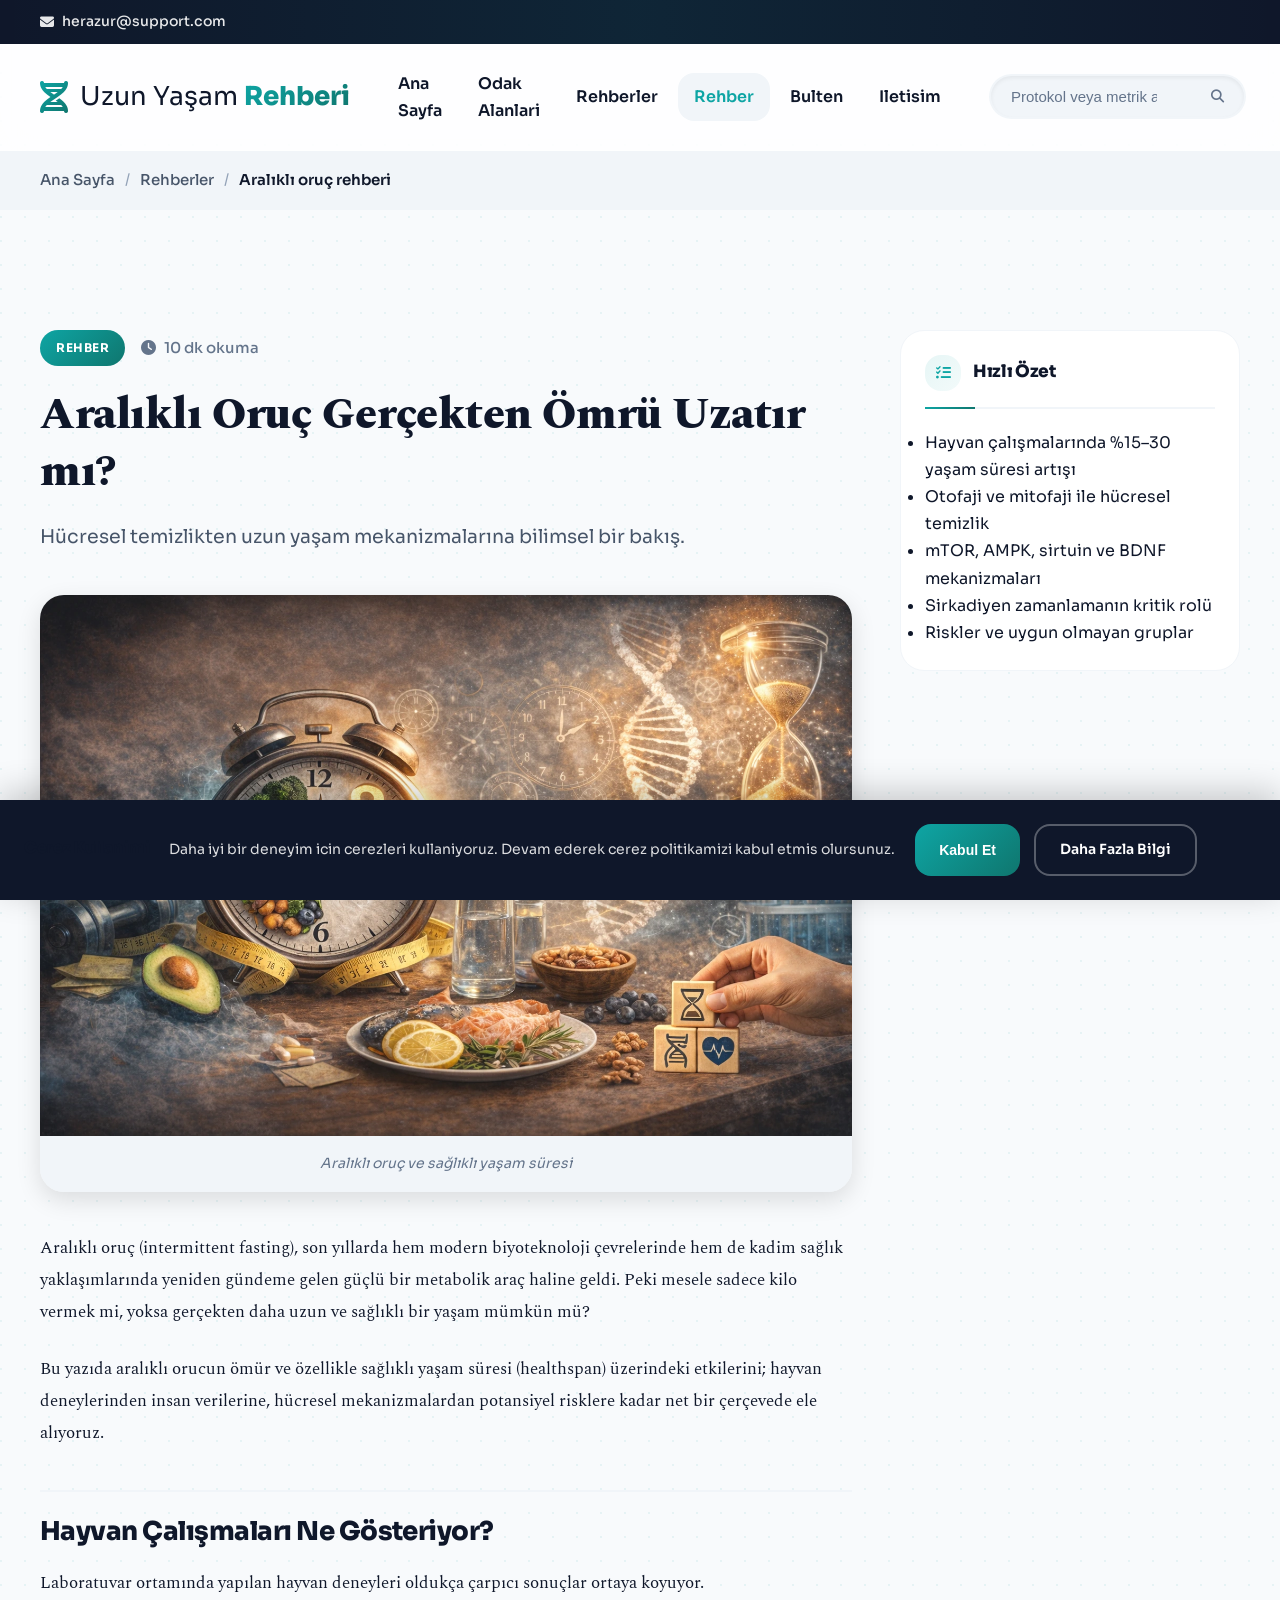
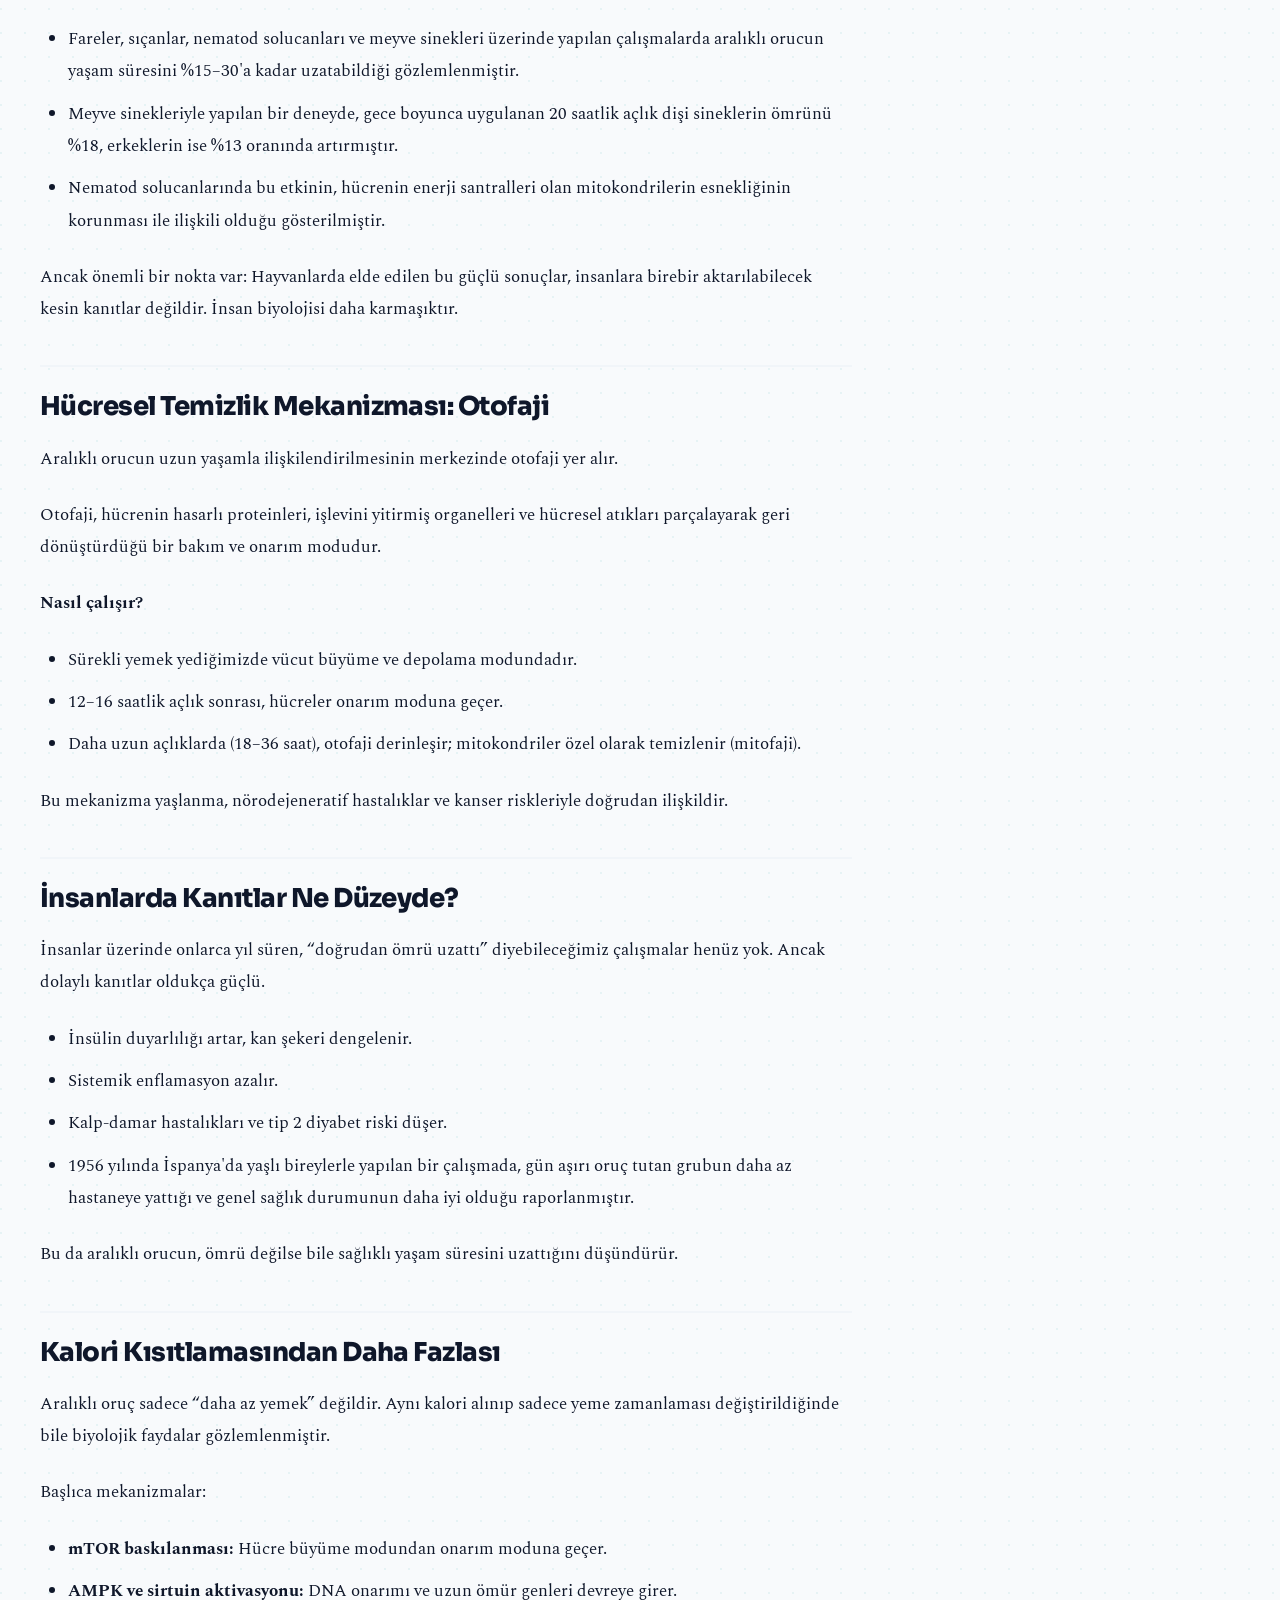
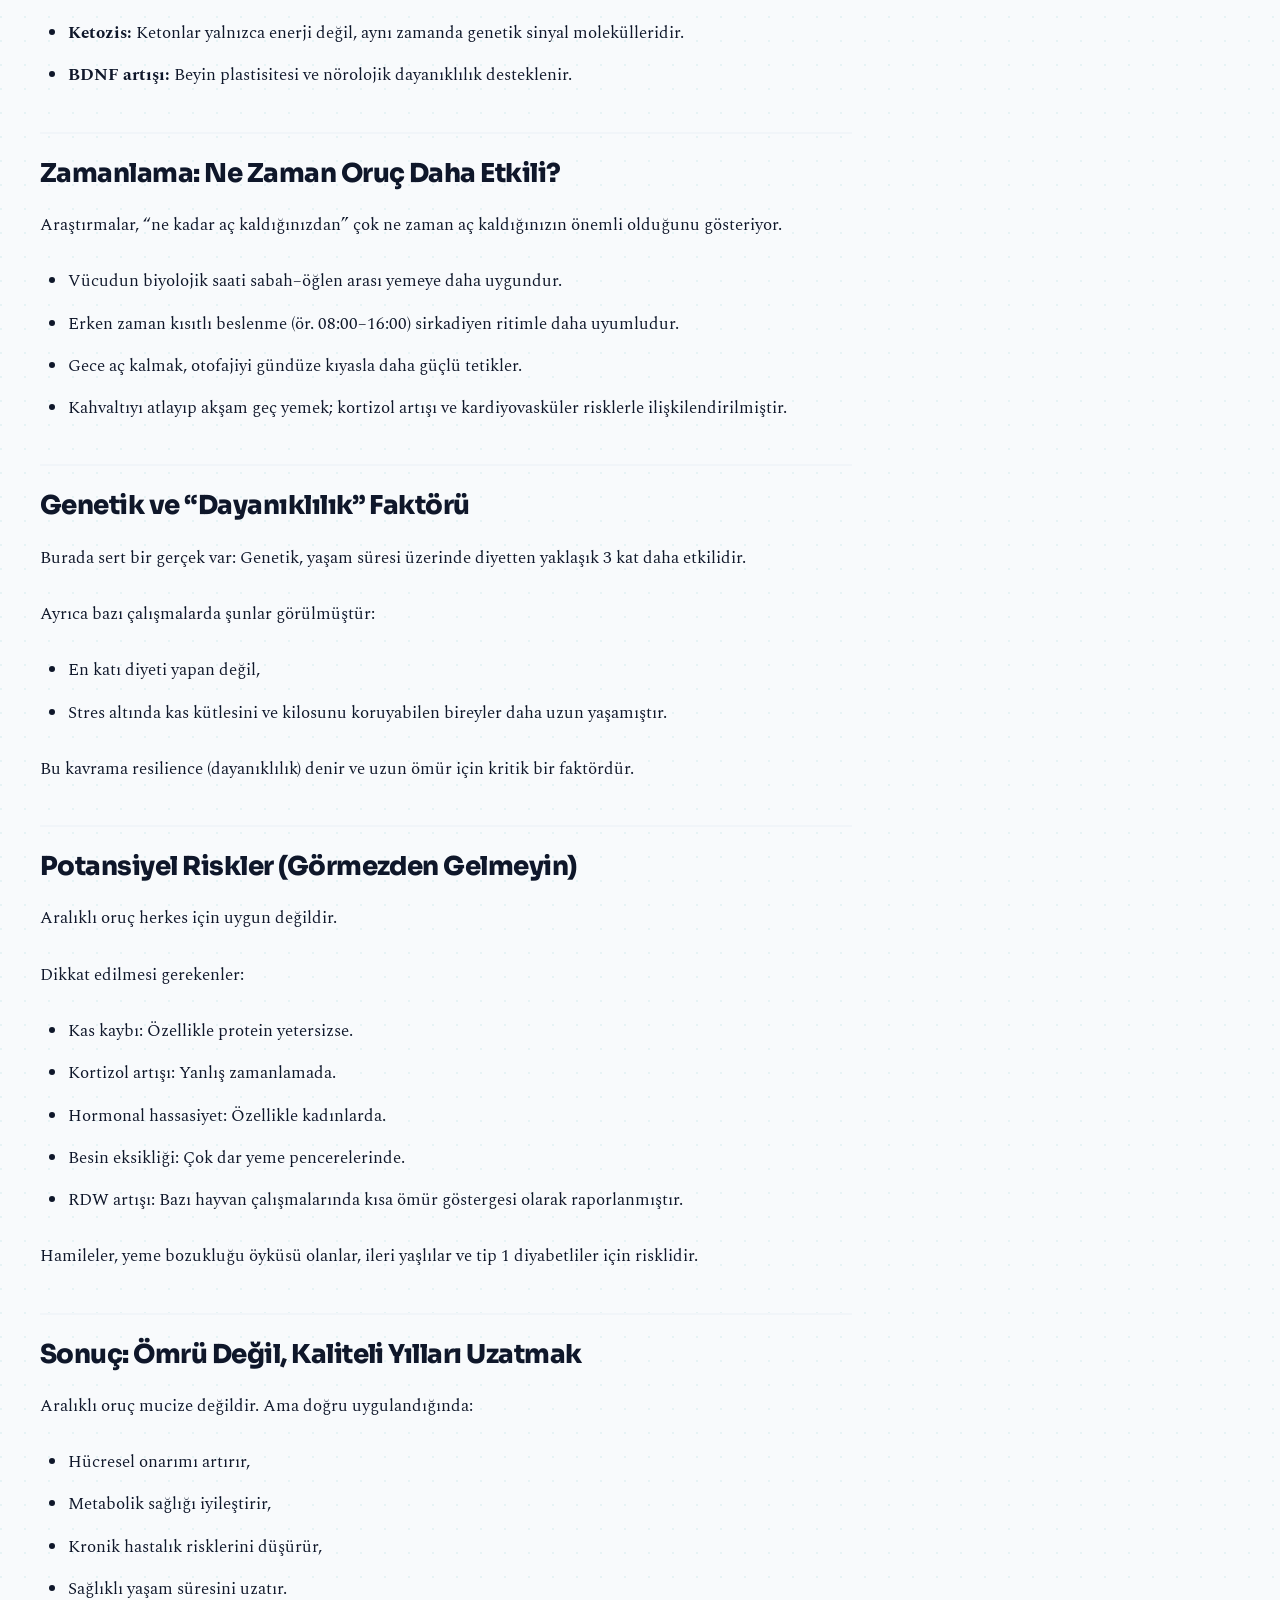
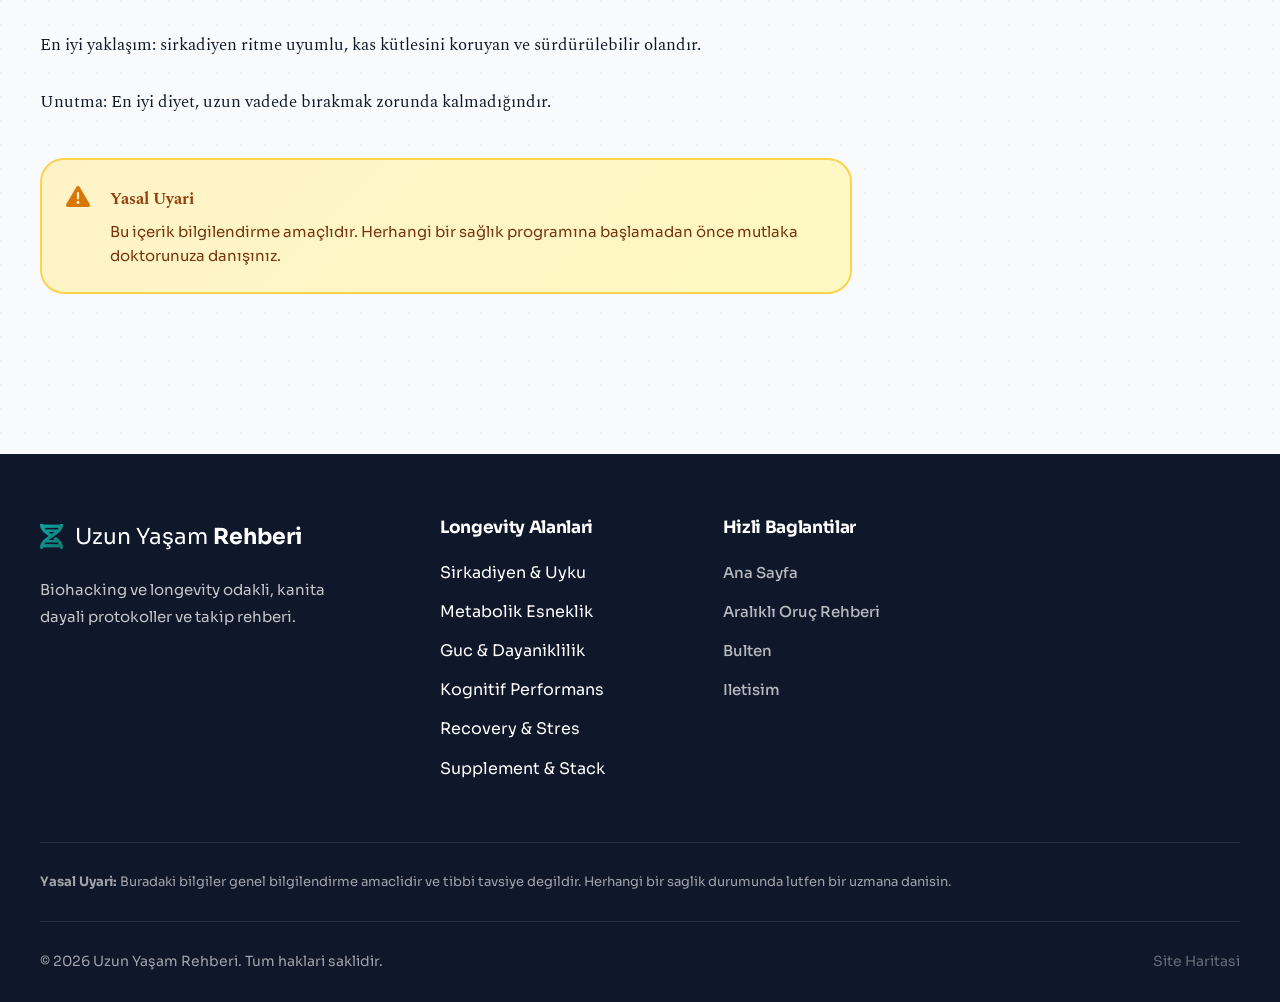
<file: aralikli-oruc-omru-uzatir-mi.html>
<!DOCTYPE html>
<html lang="tr" dir="ltr">
<head>
    <!-- Temel Meta Etiketleri -->
    <meta charset="UTF-8">
    <meta name="viewport" content="width=device-width, initial-scale=1.0">
    <meta http-equiv="X-UA-Compatible" content="IE=edge">

    <!-- SEO Meta Etiketleri -->
    <title>Aral&#305;kl&#305; Oru&#231; Ger&#231;ekten &#214;mr&#252; Uzat&#305;r m&#305;? | Uzun Ya&#351;am Rehberi</title>
    <meta name="description" content="Aral&#305;kl&#305; oru&#231; &#246;mr&#252; uzat&#305;r m&#305;? Otofaji, mTOR, AMPK ve insan verileriyle bilimsel bir bak&#305;&#351;.">
    <meta name="keywords" content="aral&#305;kl&#305; oru&#231;, intermittent fasting, otofaji, mtor, ampk, sirtuin, ketozis, longevity">
    <meta name="author" content="Uzun Ya&#351;am Rehberi">
    <meta name="robots" content="index, follow, max-image-preview:large, max-snippet:-1, max-video-preview:-1">
    <meta name="googlebot" content="index, follow">
    <meta name="language" content="Turkish">
    <meta name="revisit-after" content="7 days">

    <!-- Canonical URL -->
    <link rel="canonical" href="https://uzunyasamrehberi.com/aralikli-oruc-omru-uzatir-mi">

    <!-- Open Graph -->
    <meta property="og:type" content="article">
    <meta property="og:site_name" content="Uzun Ya&#351;am Rehberi">
    <meta property="og:title" content="Aral&#305;kl&#305; Oru&#231; Ger&#231;ekten &#214;mr&#252; Uzat&#305;r m&#305;?">
    <meta property="og:description" content="Aral&#305;kl&#305; orucun &#246;m&#252;r ve healthspan etkilerini; otofaji, sirkadiyen ritim ve risklerle birlikte inceliyoruz.">
    <meta property="og:url" content="https://uzunyasamrehberi.com/aralikli-oruc-omru-uzatir-mi">
    <meta property="og:image" content="https://uzunyasamrehberi.com/images/aralikli-oruc-omru-uzatir-mi.webp?v=1">
    <meta property="og:image:width" content="1200">
    <meta property="og:image:height" content="630">
    <meta property="og:image:alt" content="Aral&#305;kl&#305; oru&#231; rehberi">
    <meta property="og:locale" content="tr_TR">

    <!-- Favicon ve Uygulama Ikonlari -->
    <link rel="icon" type="image/x-icon" href="/favicon.ico">
    <link rel="icon" type="image/png" sizes="32x32" href="/images/favicon-32x32.png">
    <link rel="icon" type="image/png" sizes="16x16" href="/images/favicon-16x16.png">
    <link rel="apple-touch-icon" sizes="180x180" href="/images/apple-touch-icon.png">
    <link rel="manifest" href="/manifest.json">
    <meta name="theme-color" content="#0ea5a4">

    <!-- Preconnect ve DNS Prefetch -->
    <link rel="preconnect" href="https://fonts.googleapis.com">
    <link rel="preconnect" href="https://fonts.gstatic.com" crossorigin>
    <link rel="preconnect" href="https://cdn.jsdelivr.net">

    <!-- Google Fonts -->
    <link href="https://fonts.googleapis.com/css2?family=Sora:wght@300;400;500;600;700;800&family=Spectral:wght@400;600;700&display=swap" rel="stylesheet">

    <!-- Font Awesome -->
    <link rel="stylesheet" href="https://cdn.jsdelivr.net/npm/@fortawesome/fontawesome-free@6.4.0/css/all.min.css">

    <!-- Ana Stil Dosyasi -->
    <link rel="stylesheet" href="/css/style.css">
</head>
<body>
    <!-- Skip Link - Erisilebilirlik -->
    <a href="#main-content" class="skip-link">Ana icerige atla</a>

    <!-- Header -->
    <header class="site-header" role="banner">
        <div class="header-top">
            <div class="container">
                <div class="header-top-content">
                    <div class="contact-info">
                        <a href="mailto:herazur@support.com" aria-label="E-posta gonder">
                            <i class="fas fa-envelope" aria-hidden="true"></i>
                            <span>herazur@support.com</span>
                        </a>
                    </div>
                </div>
            </div>
        </div>

        <nav class="main-nav" role="navigation" aria-label="Ana navigasyon">
            <div class="container">
                <div class="nav-content">
                    <a href="/" class="logo" aria-label="Uzun Ya&#351;am Rehberi Ana Sayfa">
                        <i class="fas fa-dna" aria-hidden="true"></i>
                        <span class="logo-text">Uzun Ya&#351;am <strong>Rehberi</strong></span>
                    </a>

                    <button class="mobile-menu-toggle" aria-label="Menuyu ac/kapat" aria-expanded="false" aria-controls="main-menu">
                        <span class="hamburger"></span>
                    </button>

                    <ul id="main-menu" class="nav-menu" role="menubar">
                        <li role="none"><a href="/" role="menuitem">Ana Sayfa</a></li>
                        <li role="none"><a href="/#categories" role="menuitem">Odak Alanlari</a></li>
                        <li role="none"><a href="/#featured" role="menuitem">Rehberler</a></li>
                        <li role="none"><a href="/aralikli-oruc-omru-uzatir-mi" role="menuitem" class="active" aria-current="page">Rehber</a></li>
                        <li role="none"><a href="/#newsletter" role="menuitem">Bulten</a></li>
                        <li role="none"><a href="/#iletisim" role="menuitem">Iletisim</a></li>
                    </ul>

                    <div class="nav-search">
                        <form action="https://www.google.com/search" method="GET" role="search" aria-label="Site ici arama">
                            <label for="search-input" class="visually-hidden">Arama</label>
                            <input type="hidden" name="sitesearch" value="uzunyasamrehberi.com">
                            <input type="search" id="search-input" name="q" placeholder="Protokol veya metrik ara..." autocomplete="off" aria-label="Arama terimi girin">
                            <button type="submit" aria-label="Ara">
                                <i class="fas fa-search" aria-hidden="true"></i>
                            </button>
                        </form>
                    </div>
                </div>
            </div>
        </nav>
    </header>

    <main id="main-content" role="main">
        <nav class="breadcrumb-nav" aria-label="Breadcrumb">
            <div class="container">
                <ol class="breadcrumb">
                    <li><a href="/">Ana Sayfa</a></li>
                    <li><a href="/#featured">Rehberler</a></li>
                    <li><span>Aral&#305;kl&#305; oru&#231; rehberi</span></li>
                </ol>
            </div>
        </nav>

        <section aria-labelledby="article-title">
            <div class="container">
                <div class="article-layout">
                    <article class="article-content">
                        <header class="article-header">
                            <div class="article-meta-top">
                                <span class="article-category">Rehber</span>
                                <span class="article-reading-time">
                                    <i class="fas fa-clock" aria-hidden="true"></i>
                                    10 dk okuma
                                </span>
                            </div>
                            <h1 class="article-title" id="article-title">Aral&#305;kl&#305; Oru&#231; Ger&#231;ekten &#214;mr&#252; Uzat&#305;r m&#305;?</h1>
                            <p class="article-excerpt">H&#252;cresel temizlikten uzun ya&#351;am mekanizmalar&#305;na bilimsel bir bak&#305;&#351;.</p>
                        </header>

                        <figure class="article-featured-image">
                            <img src="/images/aralikli-oruc-omru-uzatir-mi.webp?v=1" alt="Aral&#305;kl&#305; oru&#231; rehberi" loading="lazy" width="1200" height="800">
                            <figcaption>Aral&#305;kl&#305; oru&#231; ve sa&#287;l&#305;kl&#305; ya&#351;am s&#252;resi</figcaption>
                        </figure>

                        <div class="article-body">
                            <p>Aral&#305;kl&#305; oru&#231; (intermittent fasting), son y&#305;llarda hem modern biyoteknoloji &#231;evrelerinde hem de kadim sa&#287;l&#305;k yakla&#351;&#305;mlar&#305;nda yeniden g&#252;ndeme gelen g&#252;&#231;l&#252; bir metabolik ara&#231; haline geldi. Peki mesele sadece kilo vermek mi, yoksa ger&#231;ekten daha uzun ve sa&#287;l&#305;kl&#305; bir ya&#351;am m&#252;mk&#252;n m&#252;?</p>
                            <p>Bu yaz&#305;da aral&#305;kl&#305; orucun &#246;m&#252;r ve &#246;zellikle sa&#287;l&#305;kl&#305; ya&#351;am s&#252;resi (healthspan) &#252;zerindeki etkilerini; hayvan deneylerinden insan verilerine, h&#252;cresel mekanizmalardan potansiyel risklere kadar net bir &#231;er&#231;evede ele al&#305;yoruz.</p>

                            <h2>Hayvan &#199;al&#305;&#351;malar&#305; Ne G&#246;steriyor?</h2>
                            <p>Laboratuvar ortam&#305;nda yap&#305;lan hayvan deneyleri olduk&#231;a &#231;arp&#305;c&#305; sonu&#231;lar ortaya koyuyor.</p>
                            <ul>
                                <li>Fareler, s&#305;&#231;anlar, nematod solucanlar&#305; ve meyve sinekleri &#252;zerinde yap&#305;lan &#231;al&#305;&#351;malarda aral&#305;kl&#305; orucun ya&#351;am s&#252;resini %15&ndash;30'a kadar uzatabildi&#287;i g&#246;zlemlenmi&#351;tir.</li>
                                <li>Meyve sinekleriyle yap&#305;lan bir deneyde, gece boyunca uygulanan 20 saatlik a&#231;l&#305;k di&#351;i sineklerin &#246;mr&#252;n&#252; %18, erkeklerin ise %13 oran&#305;nda art&#305;rm&#305;&#351;t&#305;r.</li>
                                <li>Nematod solucanlar&#305;nda bu etkinin, h&#252;crenin enerji santralleri olan mitokondrilerin esnekli&#287;inin korunmas&#305; ile ili&#351;kili oldu&#287;u g&#246;sterilmi&#351;tir.</li>
                            </ul>
                            <p>Ancak &#246;nemli bir nokta var: Hayvanlarda elde edilen bu g&#252;&#231;l&#252; sonu&#231;lar, insanlara birebir aktar&#305;labilecek kesin kan&#305;tlar de&#287;ildir. &#304;nsan biyolojisi daha karma&#351;&#305;kt&#305;r.</p>

                            <h2>H&#252;cresel Temizlik Mekanizmas&#305;: Otofaji</h2>
                            <p>Aral&#305;kl&#305; orucun uzun ya&#351;amla ili&#351;kilendirilmesinin merkezinde otofaji yer al&#305;r.</p>
                            <p>Otofaji, h&#252;crenin hasarl&#305; proteinleri, i&#351;levini yitirmi&#351; organelleri ve h&#252;cresel at&#305;klar&#305; par&#231;alayarak geri d&#246;n&#252;&#351;t&#252;rd&#252;&#287;&#252; bir bak&#305;m ve onar&#305;m modudur.</p>
                            <p><strong>Nas&#305;l &#231;al&#305;&#351;&#305;r?</strong></p>
                            <ul>
                                <li>S&#252;rekli yemek yedi&#287;imizde v&#252;cut b&#252;y&#252;me ve depolama modundad&#305;r.</li>
                                <li>12&ndash;16 saatlik a&#231;l&#305;k sonras&#305;, h&#252;creler onar&#305;m moduna ge&#231;er.</li>
                                <li>Daha uzun a&#231;l&#305;klarda (18&ndash;36 saat), otofaji derinle&#351;ir; mitokondriler &#246;zel olarak temizlenir (mitofaji).</li>
                            </ul>
                            <p>Bu mekanizma ya&#351;lanma, n&#246;rodejeneratif hastal&#305;klar ve kanser riskleriyle do&#287;rudan ili&#351;kildir.</p>

                            <h2>&#304;nsanlarda Kan&#305;tlar Ne D&#252;zeyde?</h2>
                            <p>&#304;nsanlar &#252;zerinde onlarca y&#305;l s&#252;ren, &ldquo;do&#287;rudan &#246;mr&#252; uzatt&#305;&rdquo; diyebilece&#287;imiz &#231;al&#305;&#351;malar hen&#252;z yok. Ancak dolayl&#305; kan&#305;tlar olduk&#231;a g&#252;&#231;l&#252;.</p>
                            <ul>
                                <li>&#304;ns&#252;lin duyarl&#305;l&#305;&#287;&#305; artar, kan &#351;ekeri dengelenir.</li>
                                <li>Sistemik enflamasyon azal&#305;r.</li>
                                <li>Kalp-damar hastal&#305;klar&#305; ve tip 2 diyabet riski d&#252;&#351;er.</li>
                                <li>1956 y&#305;l&#305;nda &#304;spanya'da ya&#351;l&#305; bireylerle yap&#305;lan bir &#231;al&#305;&#351;mada, g&#252;n a&#351;&#305;r&#305; oru&#231; tutan grubun daha az hastaneye yatt&#305;&#287;&#305; ve genel sa&#287;l&#305;k durumunun daha iyi oldu&#287;u raporlanm&#305;&#351;t&#305;r.</li>
                            </ul>
                            <p>Bu da aral&#305;kl&#305; orucun, &#246;mr&#252; de&#287;ilse bile sa&#287;l&#305;kl&#305; ya&#351;am s&#252;resini uzatt&#305;&#287;&#305;n&#305; d&#252;&#351;&#252;nd&#252;r&#252;r.</p>

                            <h2>Kalori K&#305;s&#305;tlamas&#305;ndan Daha Fazlas&#305;</h2>
                            <p>Aral&#305;kl&#305; oru&#231; sadece &ldquo;daha az yemek&rdquo; de&#287;ildir. Ayn&#305; kalori al&#305;n&#305;p sadece yeme zamanlamas&#305; de&#287;i&#351;tirildi&#287;inde bile biyolojik faydalar g&#246;zlemlenmi&#351;tir.</p>
                            <p>Ba&#351;l&#305;ca mekanizmalar:</p>
                            <ul>
                                <li><strong>mTOR bask&#305;lanmas&#305;:</strong> H&#252;cre b&#252;y&#252;me modundan onar&#305;m moduna ge&#231;er.</li>
                                <li><strong>AMPK ve sirtuin aktivasyonu:</strong> DNA onar&#305;m&#305; ve uzun &#246;m&#252;r genleri devreye girer.</li>
                                <li><strong>Ketozis:</strong> Ketonlar yaln&#305;zca enerji de&#287;il, ayn&#305; zamanda genetik sinyal molek&#252;lleridir.</li>
                                <li><strong>BDNF art&#305;&#351;&#305;:</strong> Beyin plastisitesi ve n&#246;rolojik dayan&#305;kl&#305;l&#305;k desteklenir.</li>
                            </ul>

                            <h2>Zamanlama: Ne Zaman Oru&#231; Daha Etkili?</h2>
                            <p>Ara&#351;t&#305;rmalar, &ldquo;ne kadar a&#231; kald&#305;&#287;&#305;n&#305;zdan&rdquo; &#231;ok ne zaman a&#231; kald&#305;&#287;&#305;n&#305;z&#305;n &#246;nemli oldu&#287;unu g&#246;steriyor.</p>
                            <ul>
                                <li>V&#252;cudun biyolojik saati sabah&ndash;&#246;&#287;len aras&#305; yemeye daha uygundur.</li>
                                <li>Erken zaman k&#305;s&#305;tl&#305; beslenme (&#246;r. 08:00&ndash;16:00) sirkadiyen ritimle daha uyumludur.</li>
                                <li>Gece a&#231; kalmak, otofajiyi g&#252;nd&#252;ze k&#305;yasla daha g&#252;&#231;l&#252; tetikler.</li>
                                <li>Kahvalt&#305;y&#305; atlay&#305;p ak&#351;am ge&#231; yemek; kortizol art&#305;&#351;&#305; ve kardiyovask&#252;ler risklerle ili&#351;kilendirilmi&#351;tir.</li>
                            </ul>

                            <h2>Genetik ve &ldquo;Dayan&#305;kl&#305;l&#305;k&rdquo; Fakt&#246;r&#252;</h2>
                            <p>Burada sert bir ger&#231;ek var: Genetik, ya&#351;am s&#252;resi &#252;zerinde diyetten yakla&#351;&#305;k 3 kat daha etkilidir.</p>
                            <p>Ayr&#305;ca baz&#305; &#231;al&#305;&#351;malarda &#351;unlar g&#246;r&#252;lm&#252;&#351;t&#252;r:</p>
                            <ul>
                                <li>En kat&#305; diyeti yapan de&#287;il,</li>
                                <li>Stres alt&#305;nda kas k&#252;tlesini ve kilosunu koruyabilen bireyler daha uzun ya&#351;am&#305;&#351;t&#305;r.</li>
                            </ul>
                            <p>Bu kavrama resilience (dayan&#305;kl&#305;l&#305;k) denir ve uzun &#246;m&#252;r i&#231;in kritik bir fakt&#246;rd&#252;r.</p>

                            <h2>Potansiyel Riskler (G&#246;rmezden Gelmeyin)</h2>
                            <p>Aral&#305;kl&#305; oru&#231; herkes i&#231;in uygun de&#287;ildir.</p>
                            <p>Dikkat edilmesi gerekenler:</p>
                            <ul>
                                <li>Kas kayb&#305;: &#214;zellikle protein yetersizse.</li>
                                <li>Kortizol art&#305;&#351;&#305;: Yanl&#305;&#351; zamanlamada.</li>
                                <li>Hormonal hassasiyet: &#214;zellikle kad&#305;nlarda.</li>
                                <li>Besin eksikli&#287;i: &#199;ok dar yeme pencerelerinde.</li>
                                <li>RDW art&#305;&#351;&#305;: Baz&#305; hayvan &#231;al&#305;&#351;malar&#305;nda k&#305;sa &#246;m&#252;r g&#246;stergesi olarak raporlanm&#305;&#351;t&#305;r.</li>
                            </ul>
                            <p>Hamileler, yeme bozuklu&#287;u &#246;yk&#252;s&#252; olanlar, ileri ya&#351;l&#305;lar ve tip 1 diyabetliler i&#231;in risklidir.</p>

                            <h2>Sonu&#231;: &#214;mr&#252; De&#287;il, Kaliteli Y&#305;llar&#305; Uzatmak</h2>
                            <p>Aral&#305;kl&#305; oru&#231; mucize de&#287;ildir. Ama do&#287;ru uyguland&#305;&#287;&#305;nda:</p>
                            <ul>
                                <li>H&#252;cresel onar&#305;m&#305; art&#305;r&#305;r,</li>
                                <li>Metabolik sa&#287;l&#305;&#287;&#305; iyile&#351;tirir,</li>
                                <li>Kronik hastal&#305;k risklerini d&#252;&#351;&#252;r&#252;r,</li>
                                <li>Sa&#287;l&#305;kl&#305; ya&#351;am s&#252;resini uzat&#305;r.</li>
                            </ul>
                            <p>En iyi yakla&#351;&#305;m: sirkadiyen ritme uyumlu, kas k&#252;tlesini koruyan ve s&#252;rd&#252;r&#252;lebilir oland&#305;r.</p>
                            <p>Unutma: En iyi diyet, uzun vadede b&#305;rakmak zorunda kalmad&#305;&#287;&#305;nd&#305;r.</p>

                            <aside class="medical-disclaimer" role="note">
                                <i class="fas fa-exclamation-triangle" aria-hidden="true"></i>
                                <div>
                                    <strong>Yasal Uyari</strong>
                                    <p>Bu i&#231;erik bilgilendirme ama&#231;l&#305;d&#305;r. Herhangi bir sa&#287;l&#305;k program&#305;na ba&#351;lamadan &#246;nce mutlaka doktorunuza dan&#305;&#351;&#305;n&#305;z.</p>
                                </div>
                            </aside>
                        </div>
                    </article>

                    <aside class="article-sidebar" role="complementary" aria-label="Yan panel">
                        <div class="sidebar-widget">
                            <h3 class="widget-title">
                                <i class="fas fa-list-check" aria-hidden="true"></i>
                                H&#305;zl&#305; &#214;zet
                            </h3>
                            <ul>
                                <li>Hayvan &#231;al&#305;&#351;malar&#305;nda %15&ndash;30 ya&#351;am s&#252;resi art&#305;&#351;&#305;</li>
                                <li>Otofaji ve mitofaji ile h&#252;cresel temizlik</li>
                                <li>mTOR, AMPK, sirtuin ve BDNF mekanizmalar&#305;</li>
                                <li>Sirkadiyen zamanlaman&#305;n kritik rol&#252;</li>
                                <li>Riskler ve uygun olmayan gruplar</li>
                            </ul>
                        </div>
                    </aside>
                </div>
            </div>
        </section>
    </main>

    <!-- Footer -->
    <footer id="iletisim" class="site-footer" role="contentinfo">
        <div class="container">
            <div class="footer-grid">
                <div class="footer-about">
                    <a href="/" class="footer-logo" aria-label="Uzun Ya&#351;am Rehberi Ana Sayfa">
                        <i class="fas fa-dna" aria-hidden="true"></i>
                        <span>Uzun Ya&#351;am <strong>Rehberi</strong></span>
                    </a>
                    <p>Biohacking ve longevity odakli, kanita dayali protokoller ve takip rehberi.</p>
                </div>

                <nav class="footer-nav" aria-label="Longevity Alanlari">
                    <h3>Longevity Alanlari</h3>
                    <ul>
                        <li><span>Sirkadiyen &amp; Uyku</span></li>
                        <li><span>Metabolik Esneklik</span></li>
                        <li><span>Guc &amp; Dayaniklilik</span></li>
                        <li><span>Kognitif Performans</span></li>
                        <li><span>Recovery &amp; Stres</span></li>
                        <li><span>Supplement &amp; Stack</span></li>
                    </ul>
                </nav>

                <nav class="footer-nav" aria-label="Hizli Baglantilar">
                    <h3>Hizli Baglantilar</h3>
                    <ul>
                        <li><a href="/">Ana Sayfa</a></li>
                        <li><a href="/aralikli-oruc-omru-uzatir-mi">Aral&#305;kl&#305; Oru&#231; Rehberi</a></li>
                        <li><a href="/#newsletter">Bulten</a></li>
                        <li><a href="/#iletisim">Iletisim</a></li>
                    </ul>
                </nav>
            </div>

            <div class="footer-disclaimer">
                <p><strong>Yasal Uyari:</strong> Buradaki bilgiler genel bilgilendirme amaclidir ve tibbi tavsiye degildir. Herhangi bir saglik durumunda lutfen bir uzmana danisin.</p>
            </div>

            <div class="footer-bottom">
                <p>&copy; <span id="current-year">2024</span> Uzun Ya&#351;am Rehberi. Tum haklari saklidir.</p>
                <p>
                    <a href="/sitemap.xml" rel="nofollow">Site Haritasi</a>
                </p>
            </div>
        </div>
    </footer>

    <!-- Back to Top Button -->
    <button id="back-to-top" class="back-to-top" aria-label="Sayfa basina don" title="Sayfa basina don">
        <i class="fas fa-chevron-up" aria-hidden="true"></i>
    </button>

    <!-- Cookie Consent Banner -->
    <div id="cookie-consent" class="cookie-consent" role="dialog" aria-labelledby="cookie-title" aria-describedby="cookie-description" hidden>
        <div class="cookie-content">
            <h4 id="cookie-title">Cerez Kullanimi</h4>
            <p id="cookie-description">Daha iyi bir deneyim icin cerezleri kullaniyoruz. Devam ederek cerez politikamizi kabul etmis olursunuz.</p>
            <div class="cookie-actions">
                <button id="accept-cookies" class="btn-primary">Kabul Et</button>
                <a href="/#iletisim" class="btn-secondary">Daha Fazla Bilgi</a>
            </div>
        </div>
    </div>

    <!-- JavaScript -->
    <script src="/js/main.js" defer></script>
</body>
</html>
</file>
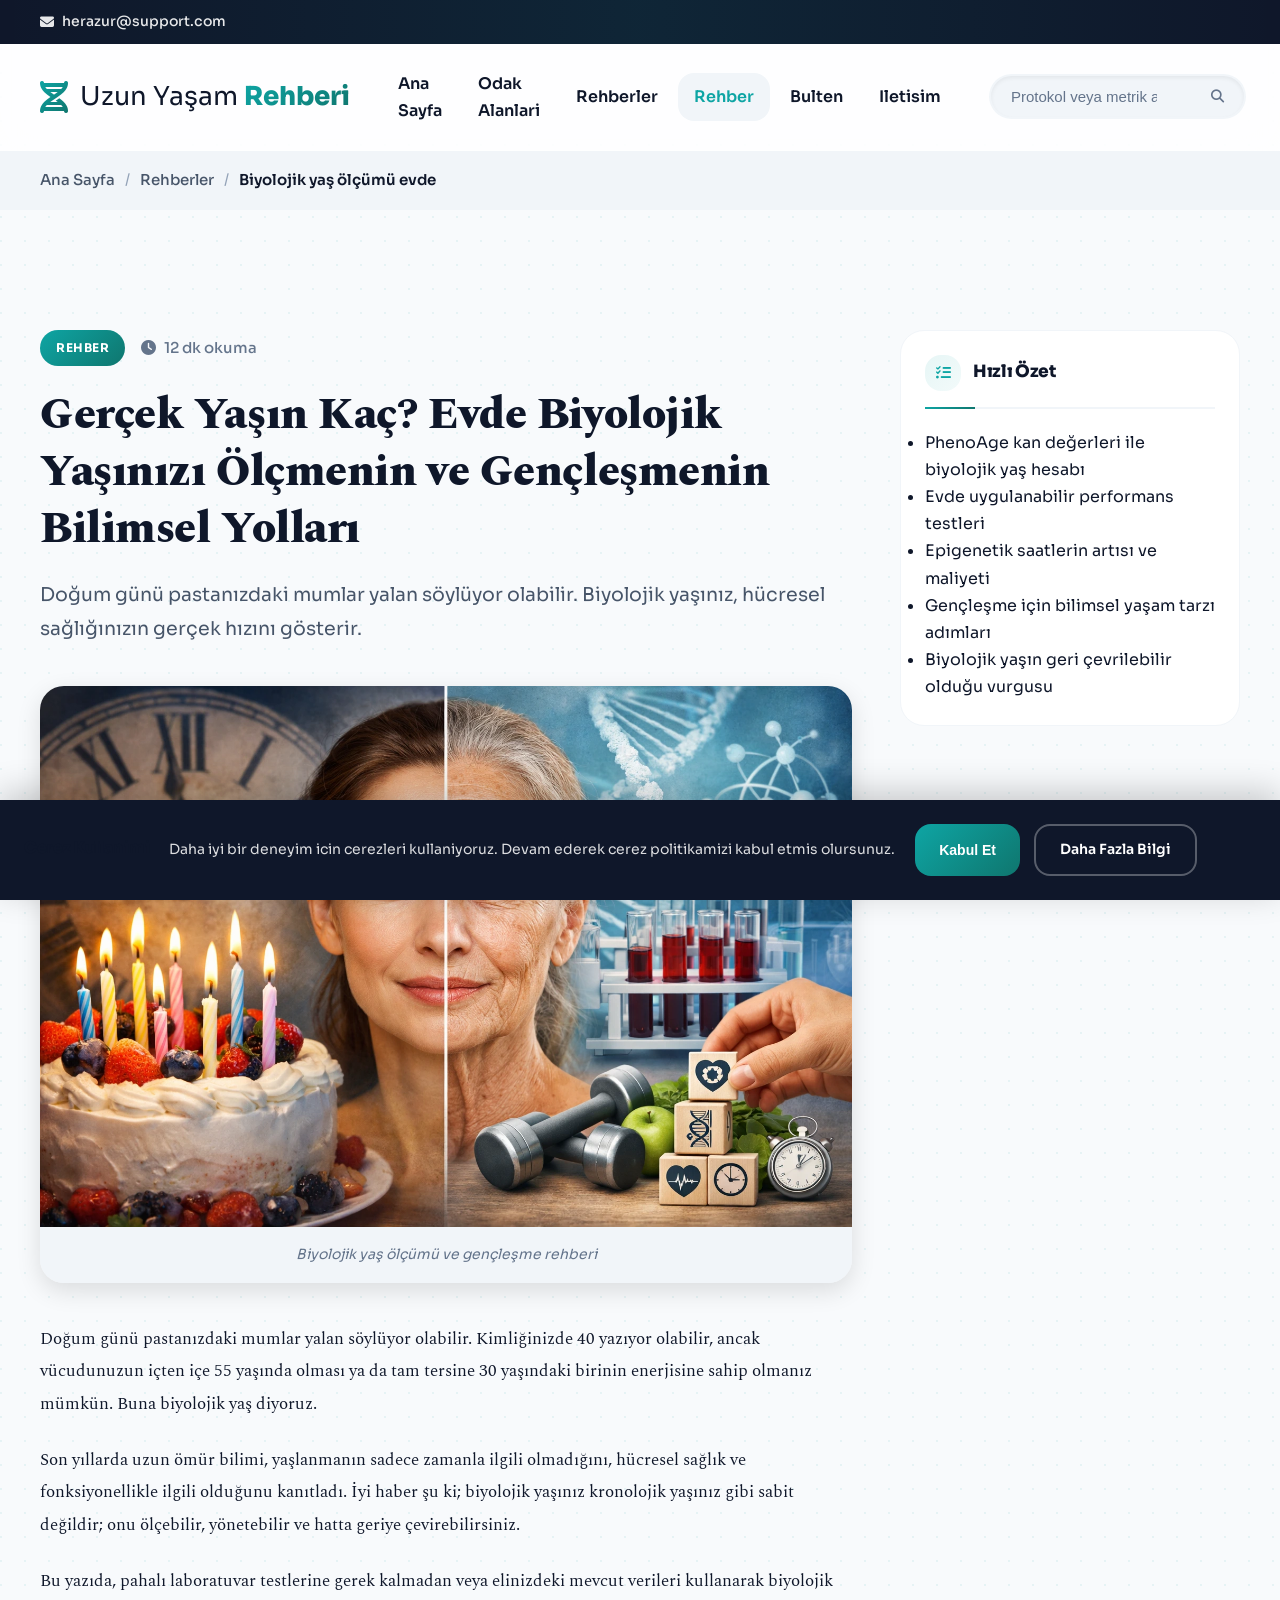
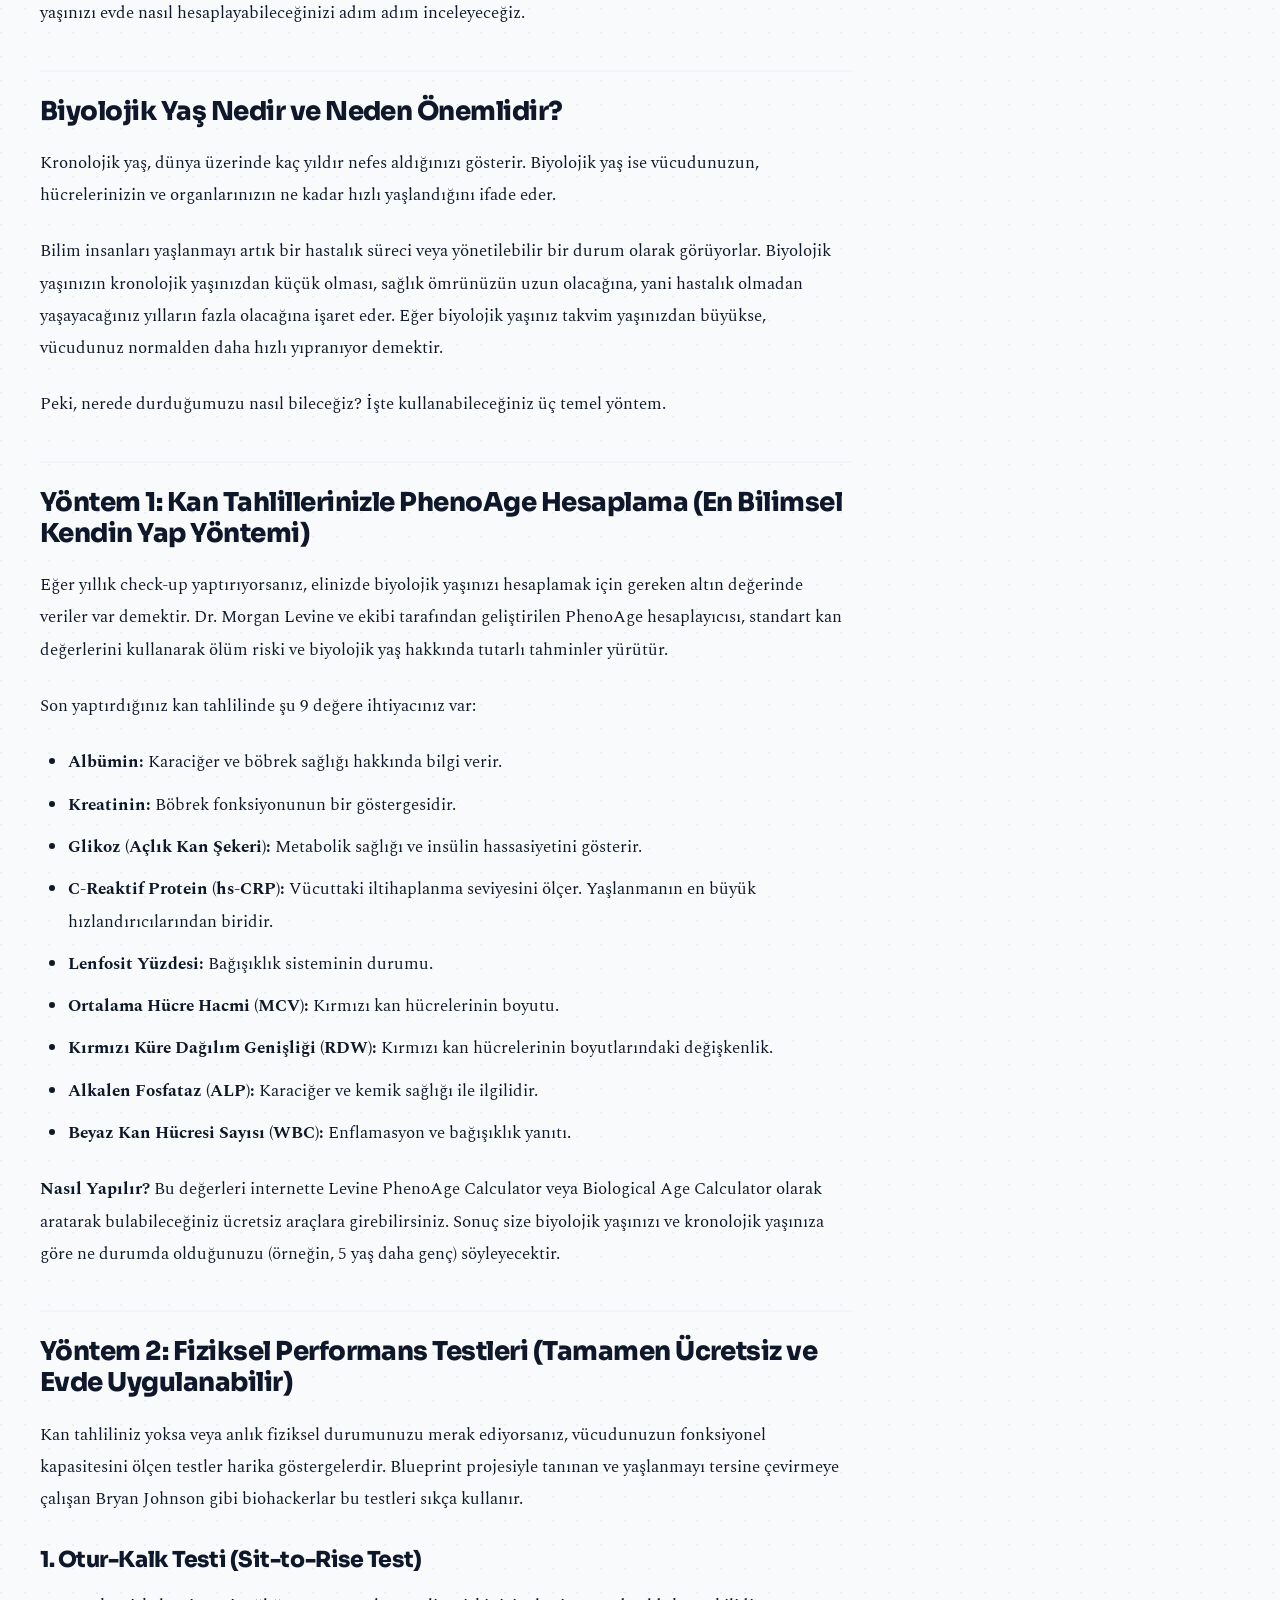
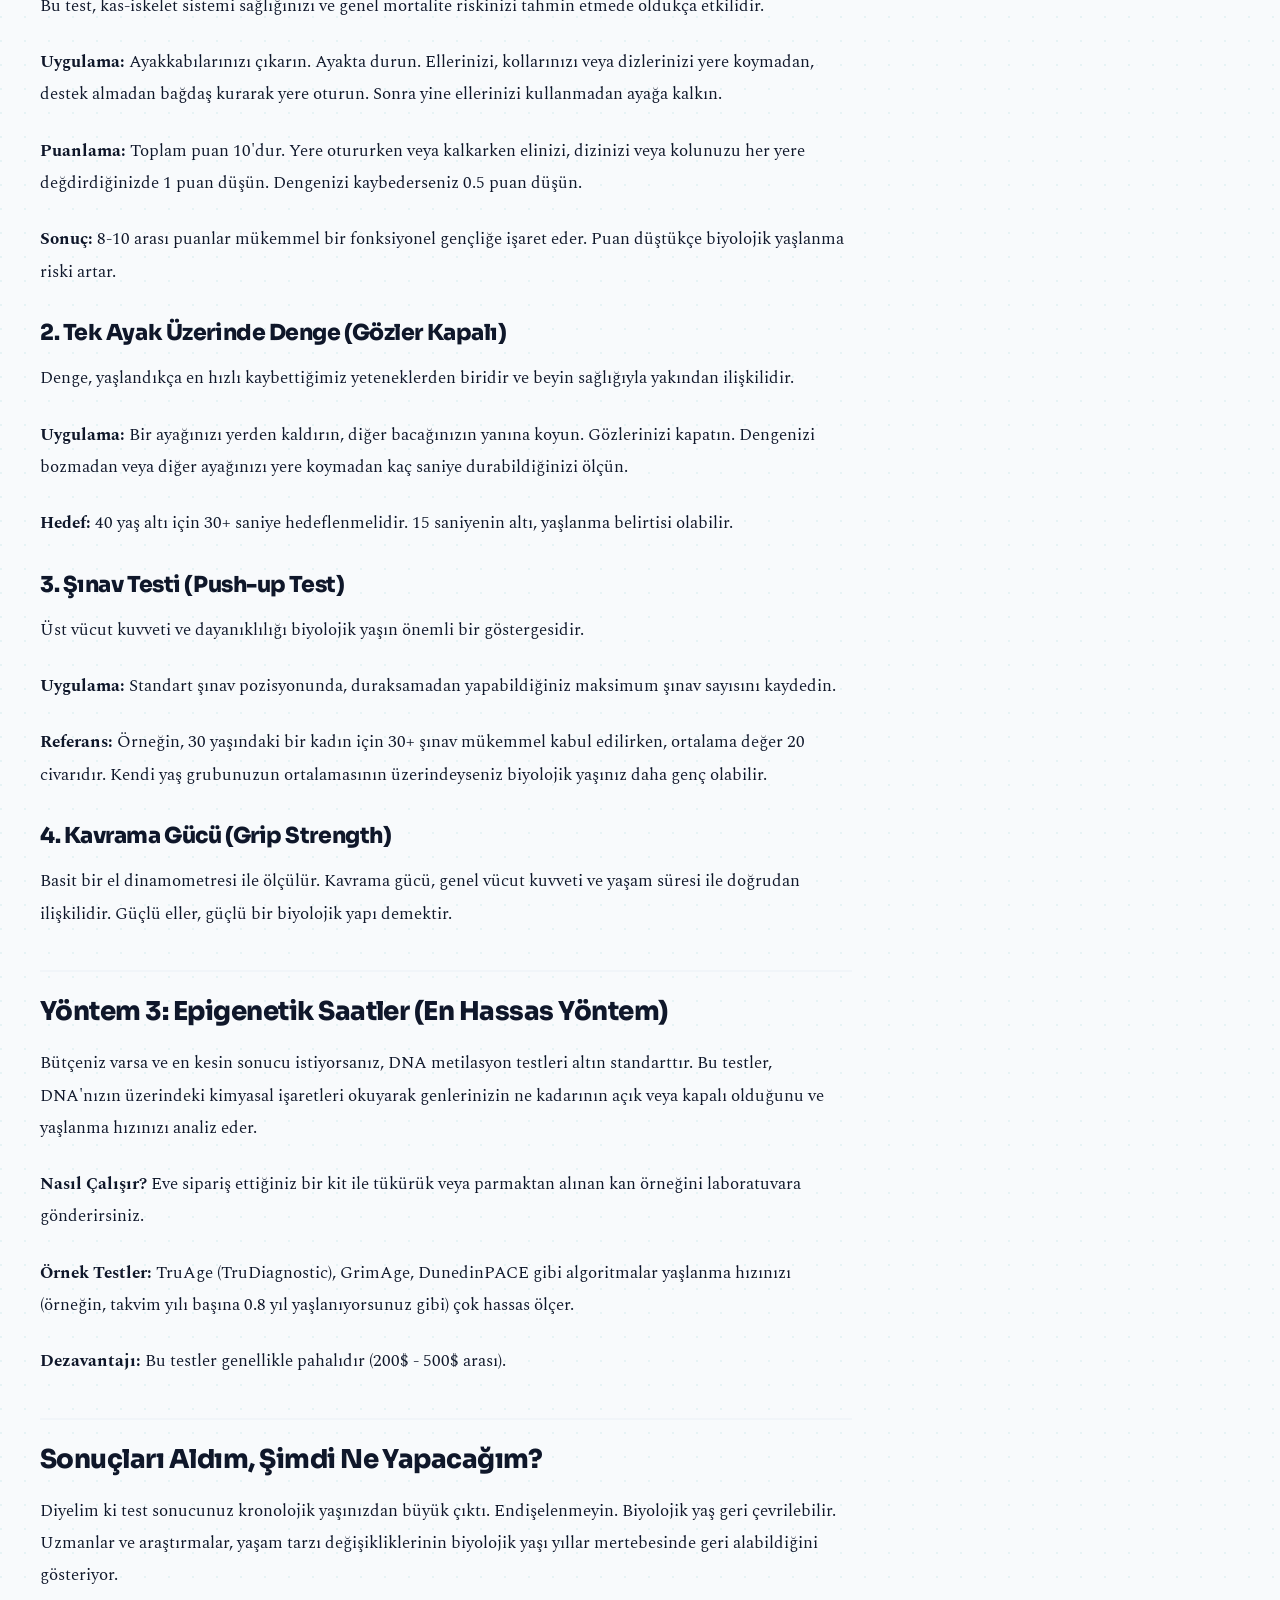
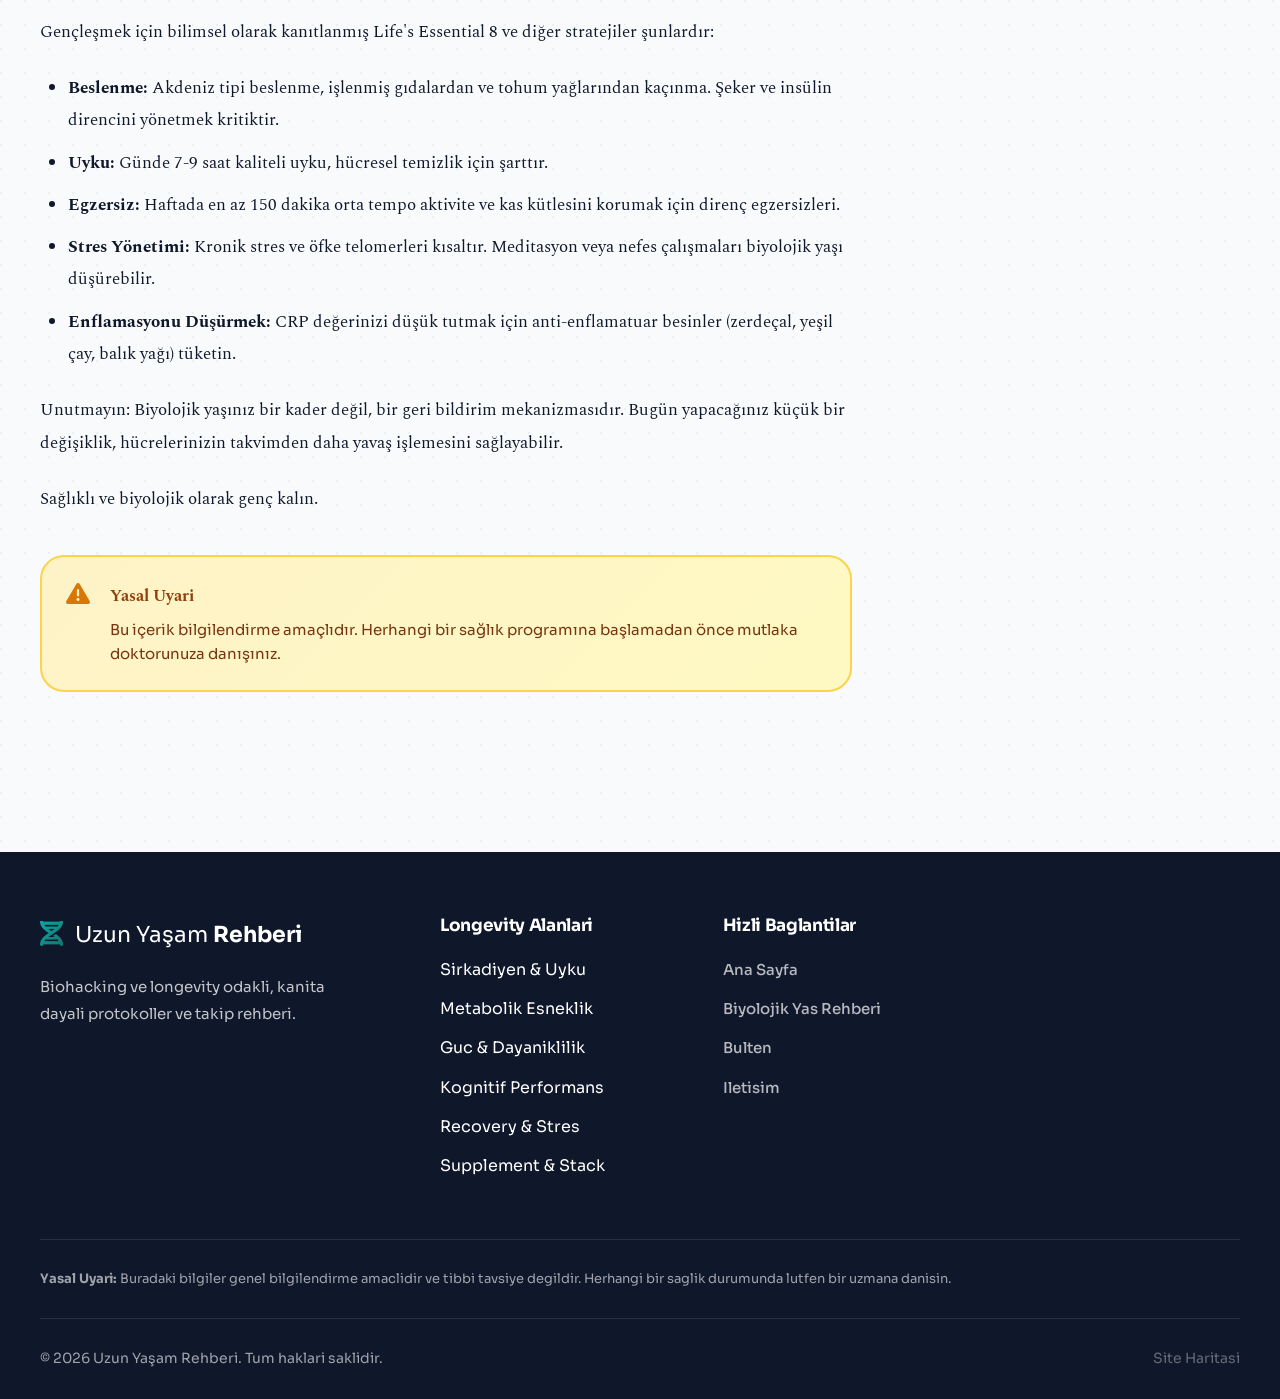
<file: biyolojik-yas-olcumu-evde.html>
<!DOCTYPE html>
<html lang="tr" dir="ltr">
<head>
    <!-- Temel Meta Etiketleri -->
    <meta charset="UTF-8">
    <meta name="viewport" content="width=device-width, initial-scale=1.0">
    <meta http-equiv="X-UA-Compatible" content="IE=edge">

    <!-- SEO Meta Etiketleri -->
    <title>Ger&#231;ek Ya&#351;&#305;n Ka&#231;? Evde Biyolojik Ya&#351;&#305;n&#305;z&#305; &#214;l&#231;menin ve Gen&#231;le&#351;menin Bilimsel Yollar&#305; | Uzun Ya&#351;am Rehberi</title>
    <meta name="description" content="Evde biyolojik ya&#351; &#246;l&#231;&#252;m&#252;: PhenoAge kan de&#287;erleri, performans testleri, epigenetik saatler ve bilimsel gen&#231;le&#351;me stratejileri.">
    <meta name="keywords" content="biyolojik ya&#351;, phenoage, epigenetik saat, fenotipik ya&#351;, grip strength, sit-to-rise, hs-crp, longevity">
    <meta name="author" content="Uzun Ya&#351;am Rehberi">
    <meta name="robots" content="index, follow, max-image-preview:large, max-snippet:-1, max-video-preview:-1">
    <meta name="googlebot" content="index, follow">
    <meta name="language" content="Turkish">
    <meta name="revisit-after" content="7 days">

    <!-- Canonical URL -->
    <link rel="canonical" href="https://uzunyasamrehberi.com/biyolojik-yas-olcumu-evde">

    <!-- Open Graph -->
    <meta property="og:type" content="article">
    <meta property="og:site_name" content="Uzun Ya&#351;am Rehberi">
    <meta property="og:title" content="Ger&#231;ek Ya&#351;&#305;n Ka&#231;? Evde Biyolojik Ya&#351;&#305;n&#305;z&#305; &#214;l&#231;menin ve Gen&#231;le&#351;menin Bilimsel Yollar&#305;">
    <meta property="og:description" content="Evde biyolojik ya&#351; &#246;l&#231;&#252;m&#252; ve gen&#231;le&#351;me stratejileri: PhenoAge, performans testleri, epigenetik saatler ve uygulanabilir ad&#305;mlar.">
    <meta property="og:url" content="https://uzunyasamrehberi.com/biyolojik-yas-olcumu-evde">
    <meta property="og:image" content="https://uzunyasamrehberi.com/images/biyolojik-yas-olcumu-evde.webp?v=1">
    <meta property="og:image:width" content="1200">
    <meta property="og:image:height" content="630">
    <meta property="og:image:alt" content="Biyolojik ya&#351; rehberi">
    <meta property="og:locale" content="tr_TR">

    <!-- Favicon ve Uygulama Ikonlari -->
    <link rel="icon" type="image/x-icon" href="/favicon.ico">
    <link rel="icon" type="image/png" sizes="32x32" href="/images/favicon-32x32.png">
    <link rel="icon" type="image/png" sizes="16x16" href="/images/favicon-16x16.png">
    <link rel="apple-touch-icon" sizes="180x180" href="/images/apple-touch-icon.png">
    <link rel="manifest" href="/manifest.json">
    <meta name="theme-color" content="#0ea5a4">

    <!-- Preconnect ve DNS Prefetch -->
    <link rel="preconnect" href="https://fonts.googleapis.com">
    <link rel="preconnect" href="https://fonts.gstatic.com" crossorigin>
    <link rel="preconnect" href="https://cdn.jsdelivr.net">

    <!-- Google Fonts -->
    <link href="https://fonts.googleapis.com/css2?family=Sora:wght@300;400;500;600;700;800&family=Spectral:wght@400;600;700&display=swap" rel="stylesheet">

    <!-- Font Awesome -->
    <link rel="stylesheet" href="https://cdn.jsdelivr.net/npm/@fortawesome/fontawesome-free@6.4.0/css/all.min.css">

    <!-- Ana Stil Dosyasi -->
    <link rel="stylesheet" href="/css/style.css">
</head>
<body>
    <!-- Skip Link - Erisilebilirlik -->
    <a href="#main-content" class="skip-link">Ana icerige atla</a>

    <!-- Header -->
    <header class="site-header" role="banner">
        <div class="header-top">
            <div class="container">
                <div class="header-top-content">
                    <div class="contact-info">
                        <a href="mailto:herazur@support.com" aria-label="E-posta gonder">
                            <i class="fas fa-envelope" aria-hidden="true"></i>
                            <span>herazur@support.com</span>
                        </a>
                    </div>
                </div>
            </div>
        </div>

        <nav class="main-nav" role="navigation" aria-label="Ana navigasyon">
            <div class="container">
                <div class="nav-content">
                    <a href="/" class="logo" aria-label="Uzun Ya&#351;am Rehberi Ana Sayfa">
                        <i class="fas fa-dna" aria-hidden="true"></i>
                        <span class="logo-text">Uzun Ya&#351;am <strong>Rehberi</strong></span>
                    </a>

                    <button class="mobile-menu-toggle" aria-label="Menuyu ac/kapat" aria-expanded="false" aria-controls="main-menu">
                        <span class="hamburger"></span>
                    </button>

                    <ul id="main-menu" class="nav-menu" role="menubar">
                        <li role="none"><a href="/" role="menuitem">Ana Sayfa</a></li>
                        <li role="none"><a href="/#categories" role="menuitem">Odak Alanlari</a></li>
                        <li role="none"><a href="/#featured" role="menuitem">Rehberler</a></li>
                        <li role="none"><a href="/biyolojik-yas-olcumu-evde" role="menuitem" class="active" aria-current="page">Rehber</a></li>
                        <li role="none"><a href="/#newsletter" role="menuitem">Bulten</a></li>
                        <li role="none"><a href="/#iletisim" role="menuitem">Iletisim</a></li>
                    </ul>

                    <div class="nav-search">
                        <form action="https://www.google.com/search" method="GET" role="search" aria-label="Site ici arama">
                            <label for="search-input" class="visually-hidden">Arama</label>
                            <input type="hidden" name="sitesearch" value="uzunyasamrehberi.com">
                            <input type="search" id="search-input" name="q" placeholder="Protokol veya metrik ara..." autocomplete="off" aria-label="Arama terimi girin">
                            <button type="submit" aria-label="Ara">
                                <i class="fas fa-search" aria-hidden="true"></i>
                            </button>
                        </form>
                    </div>
                </div>
            </div>
        </nav>
    </header>

    <main id="main-content" role="main">
        <nav class="breadcrumb-nav" aria-label="Breadcrumb">
            <div class="container">
                <ol class="breadcrumb">
                    <li><a href="/">Ana Sayfa</a></li>
                    <li><a href="/#featured">Rehberler</a></li>
                    <li><span>Biyolojik ya&#351; &#246;l&#231;&#252;m&#252; evde</span></li>
                </ol>
            </div>
        </nav>

        <section aria-labelledby="article-title">
            <div class="container">
                <div class="article-layout">
                    <article class="article-content">
                        <header class="article-header">
                            <div class="article-meta-top">
                                <span class="article-category">Rehber</span>
                                <span class="article-reading-time">
                                    <i class="fas fa-clock" aria-hidden="true"></i>
                                    12 dk okuma
                                </span>
                            </div>
                            <h1 class="article-title" id="article-title">Ger&#231;ek Ya&#351;&#305;n Ka&#231;? Evde Biyolojik Ya&#351;&#305;n&#305;z&#305; &#214;l&#231;menin ve Gen&#231;le&#351;menin Bilimsel Yollar&#305;</h1>
                            <p class="article-excerpt">Do&#287;um g&#252;n&#252; pastan&#305;zdaki mumlar yalan s&#246;yl&#252;yor olabilir. Biyolojik ya&#351;&#305;n&#305;z, h&#252;cresel sa&#287;l&#305;&#287;&#305;n&#305;z&#305;n ger&#231;ek h&#305;z&#305;n&#305; g&#246;sterir.</p>
                        </header>

                        <figure class="article-featured-image">
                            <img src="/images/biyolojik-yas-olcumu-evde.webp?v=1" alt="Biyolojik ya&#351; rehberi" loading="lazy" width="1200" height="800">
                            <figcaption>Biyolojik ya&#351; &#246;l&#231;&#252;m&#252; ve gen&#231;le&#351;me rehberi</figcaption>
                        </figure>

                        <div class="article-body">
                            <p>Do&#287;um g&#252;n&#252; pastan&#305;zdaki mumlar yalan s&#246;yl&#252;yor olabilir. Kimli&#287;inizde 40 yaz&#305;yor olabilir, ancak v&#252;cudunuzun i&#231;ten i&#231;e 55 ya&#351;&#305;nda olmas&#305; ya da tam tersine 30 ya&#351;&#305;ndaki birinin enerjisine sahip olman&#305;z m&#252;mk&#252;n. Buna biyolojik ya&#351; diyoruz.</p>
                            <p>Son y&#305;llarda uzun &#246;m&#252;r bilimi, ya&#351;lanman&#305;n sadece zamanla ilgili olmad&#305;&#287;&#305;n&#305;, h&#252;cresel sa&#287;l&#305;k ve fonksiyonellikle ilgili oldu&#287;unu kan&#305;tlad&#305;. &#304;yi haber &#351;u ki; biyolojik ya&#351;&#305;n&#305;z kronolojik ya&#351;&#305;n&#305;z gibi sabit de&#287;ildir; onu &#246;l&#231;ebilir, y&#246;netebilir ve hatta geriye &#231;evirebilirsiniz.</p>
                            <p>Bu yaz&#305;da, pahal&#305; laboratuvar testlerine gerek kalmadan veya elinizdeki mevcut verileri kullanarak biyolojik ya&#351;&#305;n&#305;z&#305; evde nas&#305;l hesaplayabilece&#287;inizi ad&#305;m ad&#305;m inceleyece&#287;iz.</p>

                            <h2>Biyolojik Ya&#351; Nedir ve Neden &#214;nemlidir?</h2>
                            <p>Kronolojik ya&#351;, d&#252;nya &#252;zerinde ka&#231; y&#305;ld&#305;r nefes ald&#305;&#287;&#305;n&#305;z&#305; g&#246;sterir. Biyolojik ya&#351; ise v&#252;cudunuzun, h&#252;crelerinizin ve organlar&#305;n&#305;z&#305;n ne kadar h&#305;zl&#305; ya&#351;land&#305;&#287;&#305;n&#305; ifade eder.</p>
                            <p>Bilim insanlar&#305; ya&#351;lanmay&#305; art&#305;k bir hastal&#305;k s&#252;reci veya y&#246;netilebilir bir durum olarak g&#246;r&#252;yorlar. Biyolojik ya&#351;&#305;n&#305;z&#305;n kronolojik ya&#351;&#305;n&#305;zdan k&#252;&#231;&#252;k olmas&#305;, sa&#287;l&#305;k &#246;mr&#252;n&#252;z&#252;n uzun olaca&#287;&#305;na, yani hastal&#305;k olmadan ya&#351;ayaca&#287;&#305;n&#305;z y&#305;llar&#305;n fazla olaca&#287;&#305;na i&#351;aret eder. E&#287;er biyolojik ya&#351;&#305;n&#305;z takvim ya&#351;&#305;n&#305;zdan b&#252;y&#252;kse, v&#252;cudunuz normalden daha h&#305;zl&#305; y&#305;pran&#305;yor demektir.</p>
                            <p>Peki, nerede durdu&#287;umuzu nas&#305;l bilece&#287;iz? &#304;&#351;te kullanabilece&#287;iniz &#252;&#231; temel y&#246;ntem.</p>

                            <h2>Y&#246;ntem 1: Kan Tahlillerinizle PhenoAge Hesaplama (En Bilimsel Kendin Yap Y&#246;ntemi)</h2>
                            <p>E&#287;er y&#305;ll&#305;k check-up yapt&#305;r&#305;yorsan&#305;z, elinizde biyolojik ya&#351;&#305;n&#305;z&#305; hesaplamak i&#231;in gereken alt&#305;n de&#287;erinde veriler var demektir. Dr. Morgan Levine ve ekibi taraf&#305;ndan geli&#351;tirilen PhenoAge hesaplay&#305;c&#305;s&#305;, standart kan de&#287;erlerini kullanarak &#246;l&#252;m riski ve biyolojik ya&#351; hakk&#305;nda tutarl&#305; tahminler y&#252;r&#252;t&#252;r.</p>
                            <p>Son yapt&#305;rd&#305;&#287;&#305;n&#305;z kan tahlilinde &#351;u 9 de&#287;ere ihtiyac&#305;n&#305;z var:</p>
                            <ul>
                                <li><strong>Alb&#252;min:</strong> Karaci&#287;er ve b&#246;brek sa&#287;l&#305;&#287;&#305; hakk&#305;nda bilgi verir.</li>
                                <li><strong>Kreatinin:</strong> B&#246;brek fonksiyonunun bir g&#246;stergesidir.</li>
                                <li><strong>Glikoz (A&#231;l&#305;k Kan &#350;ekeri):</strong> Metabolik sa&#287;l&#305;&#287;&#305; ve ins&#252;lin hassasiyetini g&#246;sterir.</li>
                                <li><strong>C-Reaktif Protein (hs-CRP):</strong> V&#252;cuttaki iltihaplanma seviyesini &#246;l&#231;er. Ya&#351;lanman&#305;n en b&#252;y&#252;k h&#305;zland&#305;r&#305;c&#305;lar&#305;ndan biridir.</li>
                                <li><strong>Lenfosit Y&#252;zdesi:</strong> Ba&#287;&#305;&#351;&#305;kl&#305;k sisteminin durumu.</li>
                                <li><strong>Ortalama H&#252;cre Hacmi (MCV):</strong> K&#305;rm&#305;z&#305; kan h&#252;crelerinin boyutu.</li>
                                <li><strong>K&#305;rm&#305;z&#305; K&#252;re Da&#287;&#305;l&#305;m Geni&#351;li&#287;i (RDW):</strong> K&#305;rm&#305;z&#305; kan h&#252;crelerinin boyutlar&#305;ndaki de&#287;i&#351;kenlik.</li>
                                <li><strong>Alkalen Fosfataz (ALP):</strong> Karaci&#287;er ve kemik sa&#287;l&#305;&#287;&#305; ile ilgilidir.</li>
                                <li><strong>Beyaz Kan H&#252;cresi Say&#305;s&#305; (WBC):</strong> Enflamasyon ve ba&#287;&#305;&#351;&#305;kl&#305;k yan&#305;t&#305;.</li>
                            </ul>
                            <p><strong>Nas&#305;l Yap&#305;l&#305;r?</strong> Bu de&#287;erleri internette Levine PhenoAge Calculator veya Biological Age Calculator olarak aratarak bulabilece&#287;iniz &#252;cretsiz ara&#231;lara girebilirsiniz. Sonu&#231; size biyolojik ya&#351;&#305;n&#305;z&#305; ve kronolojik ya&#351;&#305;n&#305;za g&#246;re ne durumda oldu&#287;unuzu (&#246;rne&#287;in, 5 ya&#351; daha gen&#231;) s&#246;yleyecektir.</p>

                            <h2>Y&#246;ntem 2: Fiziksel Performans Testleri (Tamamen &#220;cretsiz ve Evde Uygulanabilir)</h2>
                            <p>Kan tahliliniz yoksa veya anl&#305;k fiziksel durumunuzu merak ediyorsan&#305;z, v&#252;cudunuzun fonksiyonel kapasitesini &#246;l&#231;en testler harika g&#246;stergelerdir. Blueprint projesiyle tan&#305;nan ve ya&#351;lanmay&#305; tersine &#231;evirmeye &#231;al&#305;&#351;an Bryan Johnson gibi biohackerlar bu testleri s&#305;k&#231;a kullan&#305;r.</p>

                            <h3>1. Otur-Kalk Testi (Sit-to-Rise Test)</h3>
                            <p>Bu test, kas-iskelet sistemi sa&#287;l&#305;&#287;&#305;n&#305;z&#305; ve genel mortalite riskinizi tahmin etmede olduk&#231;a etkilidir.</p>
                            <p><strong>Uygulama:</strong> Ayakkab&#305;lar&#305;n&#305;z&#305; &#231;&#305;kar&#305;n. Ayakta durun. Ellerinizi, kollar&#305;n&#305;z&#305; veya dizlerinizi yere koymadan, destek almadan ba&#287;da&#351; kurarak yere oturun. Sonra yine ellerinizi kullanmadan aya&#287;a kalk&#305;n.</p>
                            <p><strong>Puanlama:</strong> Toplam puan 10'dur. Yere otururken veya kalkarken elinizi, dizinizi veya kolunuzu her yere de&#287;dirdi&#287;inizde 1 puan d&#252;&#351;&#252;n. Dengenizi kaybederseniz 0.5 puan d&#252;&#351;&#252;n.</p>
                            <p><strong>Sonu&#231;:</strong> 8-10 aras&#305; puanlar m&#252;kemmel bir fonksiyonel gen&#231;li&#287;e i&#351;aret eder. Puan d&#252;&#351;t&#252;k&#231;e biyolojik ya&#351;lanma riski artar.</p>

                            <h3>2. Tek Ayak &#220;zerinde Denge (G&#246;zler Kapal&#305;)</h3>
                            <p>Denge, ya&#351;land&#305;k&#231;a en h&#305;zl&#305; kaybetti&#287;imiz yeteneklerden biridir ve beyin sa&#287;l&#305;&#287;&#305;yla yak&#305;ndan ili&#351;kilidir.</p>
                            <p><strong>Uygulama:</strong> Bir aya&#287;&#305;n&#305;z&#305; yerden kald&#305;r&#305;n, di&#287;er baca&#287;&#305;n&#305;z&#305;n yan&#305;na koyun. G&#246;zlerinizi kapat&#305;n. Dengenizi bozmadan veya di&#287;er aya&#287;&#305;n&#305;z&#305; yere koymadan ka&#231; saniye durabildi&#287;inizi &#246;l&#231;&#252;n.</p>
                            <p><strong>Hedef:</strong> 40 ya&#351; alt&#305; i&#231;in 30+ saniye hedeflenmelidir. 15 saniyenin alt&#305;, ya&#351;lanma belirtisi olabilir.</p>

                            <h3>3. &#350;&#305;nav Testi (Push-up Test)</h3>
                            <p>&#220;st v&#252;cut kuvveti ve dayan&#305;kl&#305;l&#305;&#287;&#305; biyolojik ya&#351;&#305;n &#246;nemli bir g&#246;stergesidir.</p>
                            <p><strong>Uygulama:</strong> Standart &#351;&#305;nav pozisyonunda, duraksamadan yapabildi&#287;iniz maksimum &#351;&#305;nav say&#305;s&#305;n&#305; kaydedin.</p>
                            <p><strong>Referans:</strong> &#214;rne&#287;in, 30 ya&#351;&#305;ndaki bir kad&#305;n i&#231;in 30+ &#351;&#305;nav m&#252;kemmel kabul edilirken, ortalama de&#287;er 20 civar&#305;d&#305;r. Kendi ya&#351; grubunuzun ortalamas&#305;n&#305;n &#252;zerindeyseniz biyolojik ya&#351;&#305;n&#305;z daha gen&#231; olabilir.</p>

                            <h3>4. Kavrama G&#252;c&#252; (Grip Strength)</h3>
                            <p>Basit bir el dinamometresi ile &#246;l&#231;&#252;l&#252;r. Kavrama g&#252;c&#252;, genel v&#252;cut kuvveti ve ya&#351;am s&#252;resi ile do&#287;rudan ili&#351;kilidir. G&#252;&#231;l&#252; eller, g&#252;&#231;l&#252; bir biyolojik yap&#305; demektir.</p>

                            <h2>Y&#246;ntem 3: Epigenetik Saatler (En Hassas Y&#246;ntem)</h2>
                            <p>B&#252;t&#231;eniz varsa ve en kesin sonucu istiyorsan&#305;z, DNA metilasyon testleri alt&#305;n standartt&#305;r. Bu testler, DNA'n&#305;z&#305;n &#252;zerindeki kimyasal i&#351;aretleri okuyarak genlerinizin ne kadar&#305;n&#305;n a&#231;&#305;k veya kapal&#305; oldu&#287;unu ve ya&#351;lanma h&#305;z&#305;n&#305;z&#305; analiz eder.</p>
                            <p><strong>Nas&#305;l &#199;al&#305;&#351;&#305;r?</strong> Eve sipari&#351; etti&#287;iniz bir kit ile t&#252;k&#252;r&#252;k veya parmaktan al&#305;nan kan &#246;rne&#287;ini laboratuvara g&#246;nderirsiniz.</p>
                            <p><strong>&#214;rnek Testler:</strong> TruAge (TruDiagnostic), GrimAge, DunedinPACE gibi algoritmalar ya&#351;lanma h&#305;z&#305;n&#305;z&#305; (&#246;rne&#287;in, takvim y&#305;l&#305; ba&#351;&#305;na 0.8 y&#305;l ya&#351;lan&#305;yorsunuz gibi) &#231;ok hassas &#246;l&#231;er.</p>
                            <p><strong>Dezavantaj&#305;:</strong> Bu testler genellikle pahal&#305;d&#305;r (200$ - 500$ aras&#305;).</p>

                            <h2>Sonu&#231;lar&#305; Ald&#305;m, &#350;imdi Ne Yapaca&#287;&#305;m?</h2>
                            <p>Diyelim ki test sonucunuz kronolojik ya&#351;&#305;n&#305;zdan b&#252;y&#252;k &#231;&#305;kt&#305;. Endi&#351;elenmeyin. Biyolojik ya&#351; geri &#231;evrilebilir. Uzmanlar ve ara&#351;t&#305;rmalar, ya&#351;am tarz&#305; de&#287;i&#351;ikliklerinin biyolojik ya&#351;&#305; y&#305;llar mertebesinde geri alabildi&#287;ini g&#246;steriyor.</p>
                            <p>Gen&#231;le&#351;mek i&#231;in bilimsel olarak kan&#305;tlanm&#305;&#351; Life's Essential 8 ve di&#287;er stratejiler &#351;unlard&#305;r:</p>
                            <ul>
                                <li><strong>Beslenme:</strong> Akdeniz tipi beslenme, i&#351;lenmi&#351; g&#305;dalardan ve tohum ya&#287;lar&#305;ndan ka&#231;&#305;nma. &#350;eker ve ins&#252;lin direncini y&#246;netmek kritiktir.</li>
                                <li><strong>Uyku:</strong> G&#252;nde 7-9 saat kaliteli uyku, h&#252;cresel temizlik i&#231;in &#351;artt&#305;r.</li>
                                <li><strong>Egzersiz:</strong> Haftada en az 150 dakika orta tempo aktivite ve kas k&#252;tlesini korumak i&#231;in diren&#231; egzersizleri.</li>
                                <li><strong>Stres Y&#246;netimi:</strong> Kronik stres ve &#246;fke telomerleri k&#305;salt&#305;r. Meditasyon veya nefes &#231;al&#305;&#351;malar&#305; biyolojik ya&#351;&#305; d&#252;&#351;&#252;rebilir.</li>
                                <li><strong>Enflamasyonu D&#252;&#351;&#252;rmek:</strong> CRP de&#287;erinizi d&#252;&#351;&#252;k tutmak i&#231;in anti-enflamatuar besinler (zerde&#231;al, ye&#351;il &#231;ay, bal&#305;k ya&#287;&#305;) t&#252;ketin.</li>
                            </ul>
                            <p>Unutmay&#305;n: Biyolojik ya&#351;&#305;n&#305;z bir kader de&#287;il, bir geri bildirim mekanizmas&#305;d&#305;r. Bug&#252;n yapaca&#287;&#305;n&#305;z k&#252;&#231;&#252;k bir de&#287;i&#351;iklik, h&#252;crelerinizin takvimden daha yava&#351; i&#351;lemesini sa&#287;layabilir.</p>
                            <p>Sa&#287;l&#305;kl&#305; ve biyolojik olarak gen&#231; kal&#305;n.</p>

                            <aside class="medical-disclaimer" role="note">
                                <i class="fas fa-exclamation-triangle" aria-hidden="true"></i>
                                <div>
                                    <strong>Yasal Uyari</strong>
                                    <p>Bu i&#231;erik bilgilendirme ama&#231;l&#305;d&#305;r. Herhangi bir sa&#287;l&#305;k program&#305;na ba&#351;lamadan &#246;nce mutlaka doktorunuza dan&#305;&#351;&#305;n&#305;z.</p>
                                </div>
                            </aside>
                        </div>
                    </article>

                    <aside class="article-sidebar" role="complementary" aria-label="Yan panel">
                        <div class="sidebar-widget">
                            <h3 class="widget-title">
                                <i class="fas fa-list-check" aria-hidden="true"></i>
                                H&#305;zl&#305; &#214;zet
                            </h3>
                            <ul>
                                <li>PhenoAge kan de&#287;erleri ile biyolojik ya&#351; hesab&#305;</li>
                                <li>Evde uygulanabilir performans testleri</li>
                                <li>Epigenetik saatlerin art&#305;s&#305; ve maliyeti</li>
                                <li>Gen&#231;le&#351;me i&#231;in bilimsel ya&#351;am tarz&#305; ad&#305;mlar&#305;</li>
                                <li>Biyolojik ya&#351;&#305;n geri &#231;evrilebilir oldu&#287;u vurgusu</li>
                            </ul>
                        </div>
                    </aside>
                </div>
            </div>
        </section>
    </main>

    <!-- Footer -->
    <footer id="iletisim" class="site-footer" role="contentinfo">
        <div class="container">
            <div class="footer-grid">
                <div class="footer-about">
                    <a href="/" class="footer-logo" aria-label="Uzun Ya&#351;am Rehberi Ana Sayfa">
                        <i class="fas fa-dna" aria-hidden="true"></i>
                        <span>Uzun Ya&#351;am <strong>Rehberi</strong></span>
                    </a>
                    <p>Biohacking ve longevity odakli, kanita dayali protokoller ve takip rehberi.</p>
                </div>

                <nav class="footer-nav" aria-label="Longevity Alanlari">
                    <h3>Longevity Alanlari</h3>
                    <ul>
                        <li><span>Sirkadiyen &amp; Uyku</span></li>
                        <li><span>Metabolik Esneklik</span></li>
                        <li><span>Guc &amp; Dayaniklilik</span></li>
                        <li><span>Kognitif Performans</span></li>
                        <li><span>Recovery &amp; Stres</span></li>
                        <li><span>Supplement &amp; Stack</span></li>
                    </ul>
                </nav>

                <nav class="footer-nav" aria-label="Hizli Baglantilar">
                    <h3>Hizli Baglantilar</h3>
                    <ul>
                        <li><a href="/">Ana Sayfa</a></li>
                        <li><a href="/biyolojik-yas-olcumu-evde">Biyolojik Yas Rehberi</a></li>
                        <li><a href="/#newsletter">Bulten</a></li>
                        <li><a href="/#iletisim">Iletisim</a></li>
                    </ul>
                </nav>
            </div>

            <div class="footer-disclaimer">
                <p><strong>Yasal Uyari:</strong> Buradaki bilgiler genel bilgilendirme amaclidir ve tibbi tavsiye degildir. Herhangi bir saglik durumunda lutfen bir uzmana danisin.</p>
            </div>

            <div class="footer-bottom">
                <p>&copy; <span id="current-year">2024</span> Uzun Ya&#351;am Rehberi. Tum haklari saklidir.</p>
                <p>
                    <a href="/sitemap.xml" rel="nofollow">Site Haritasi</a>
                </p>
            </div>
        </div>
    </footer>

    <!-- Back to Top Button -->
    <button id="back-to-top" class="back-to-top" aria-label="Sayfa basina don" title="Sayfa basina don">
        <i class="fas fa-chevron-up" aria-hidden="true"></i>
    </button>

    <!-- Cookie Consent Banner -->
    <div id="cookie-consent" class="cookie-consent" role="dialog" aria-labelledby="cookie-title" aria-describedby="cookie-description" hidden>
        <div class="cookie-content">
            <h4 id="cookie-title">Cerez Kullanimi</h4>
            <p id="cookie-description">Daha iyi bir deneyim icin cerezleri kullaniyoruz. Devam ederek cerez politikamizi kabul etmis olursunuz.</p>
            <div class="cookie-actions">
                <button id="accept-cookies" class="btn-primary">Kabul Et</button>
                <a href="/#iletisim" class="btn-secondary">Daha Fazla Bilgi</a>
            </div>
        </div>
    </div>

    <!-- JavaScript -->
    <script src="/js/main.js" defer></script>
</body>
</html>
</file>
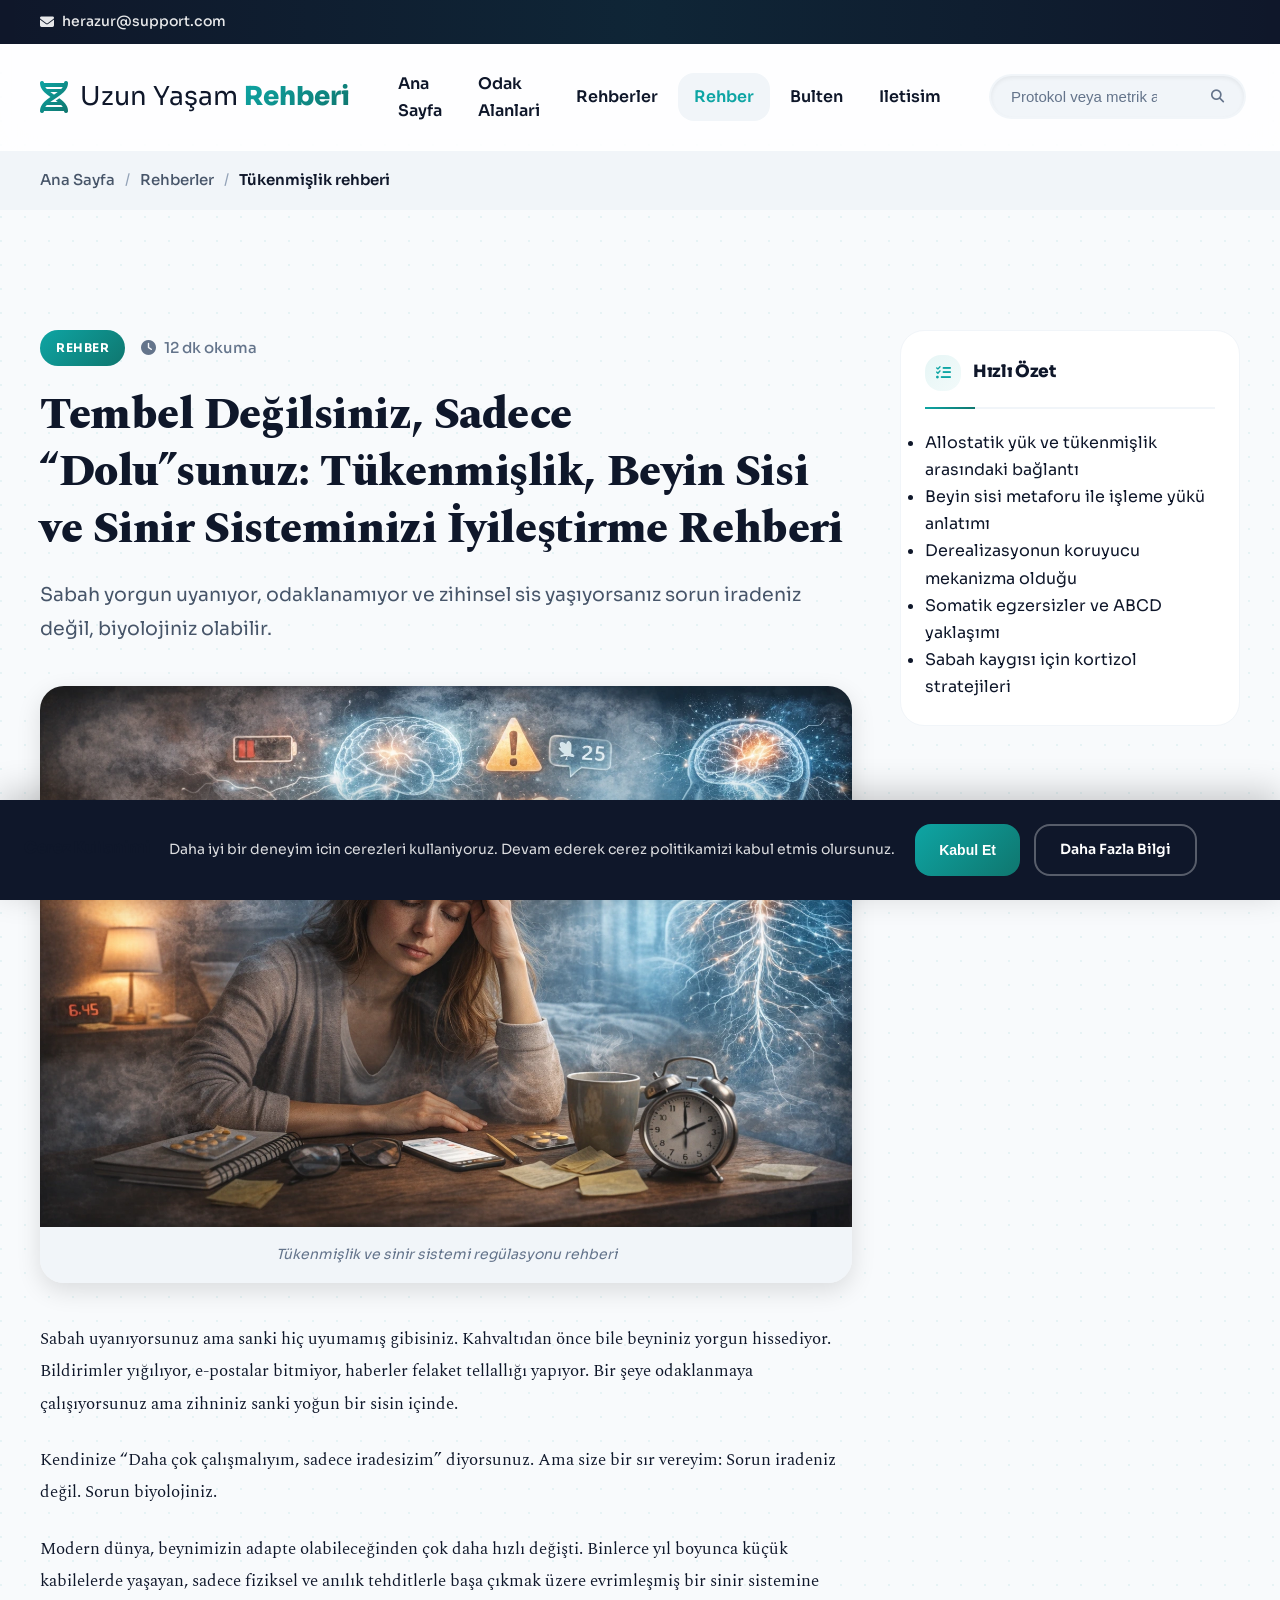
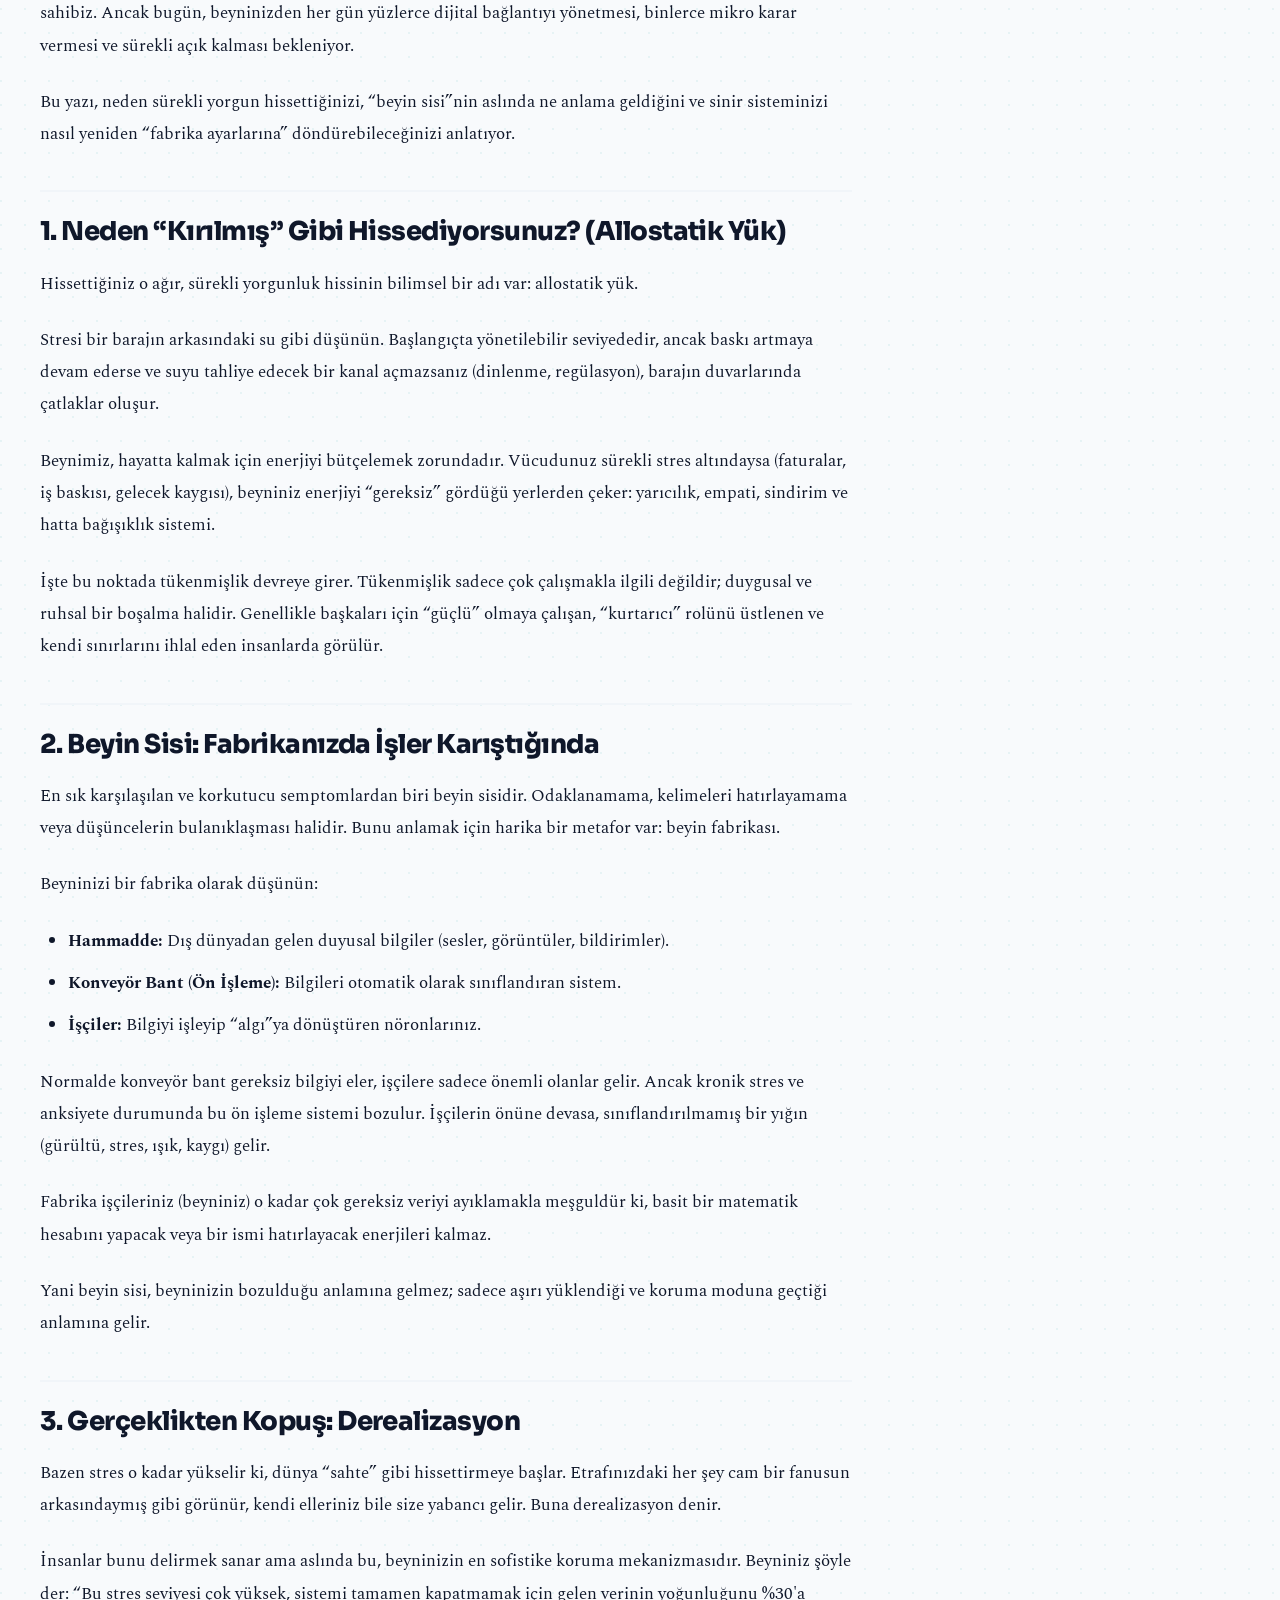
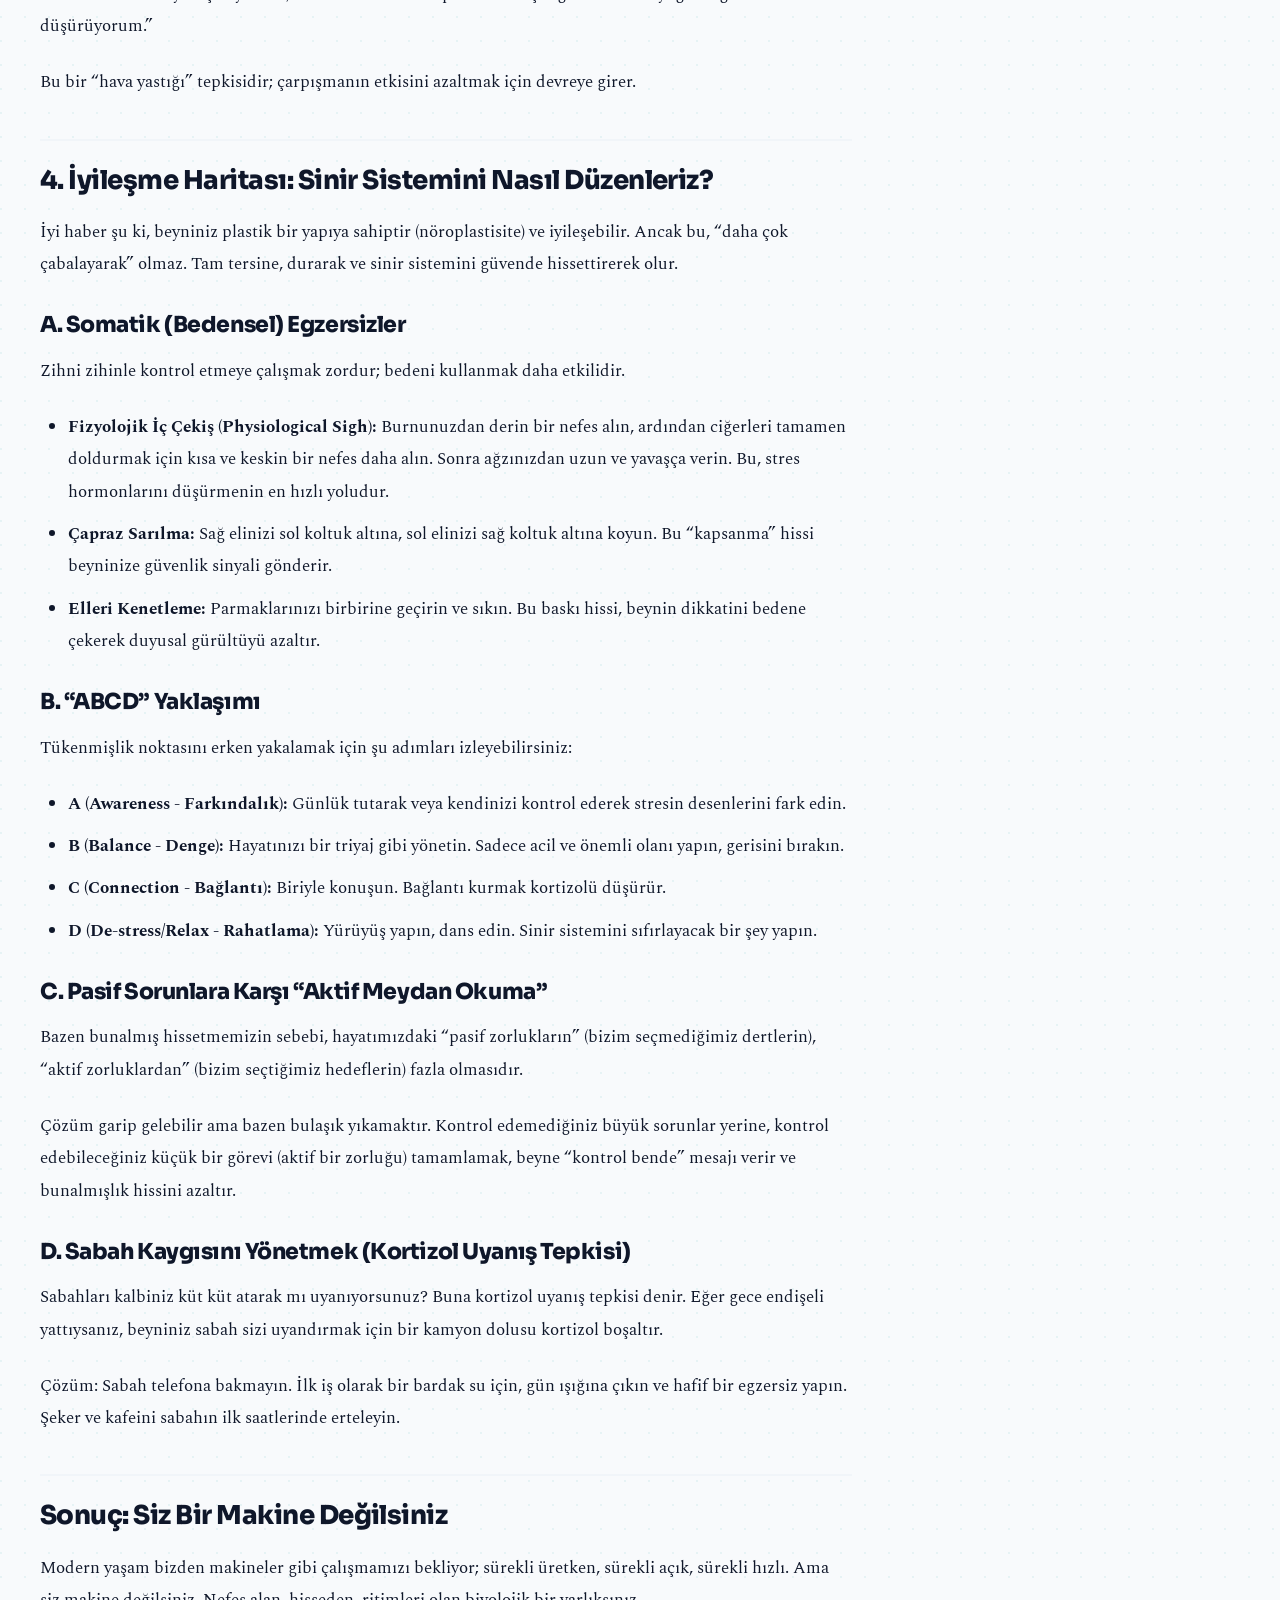
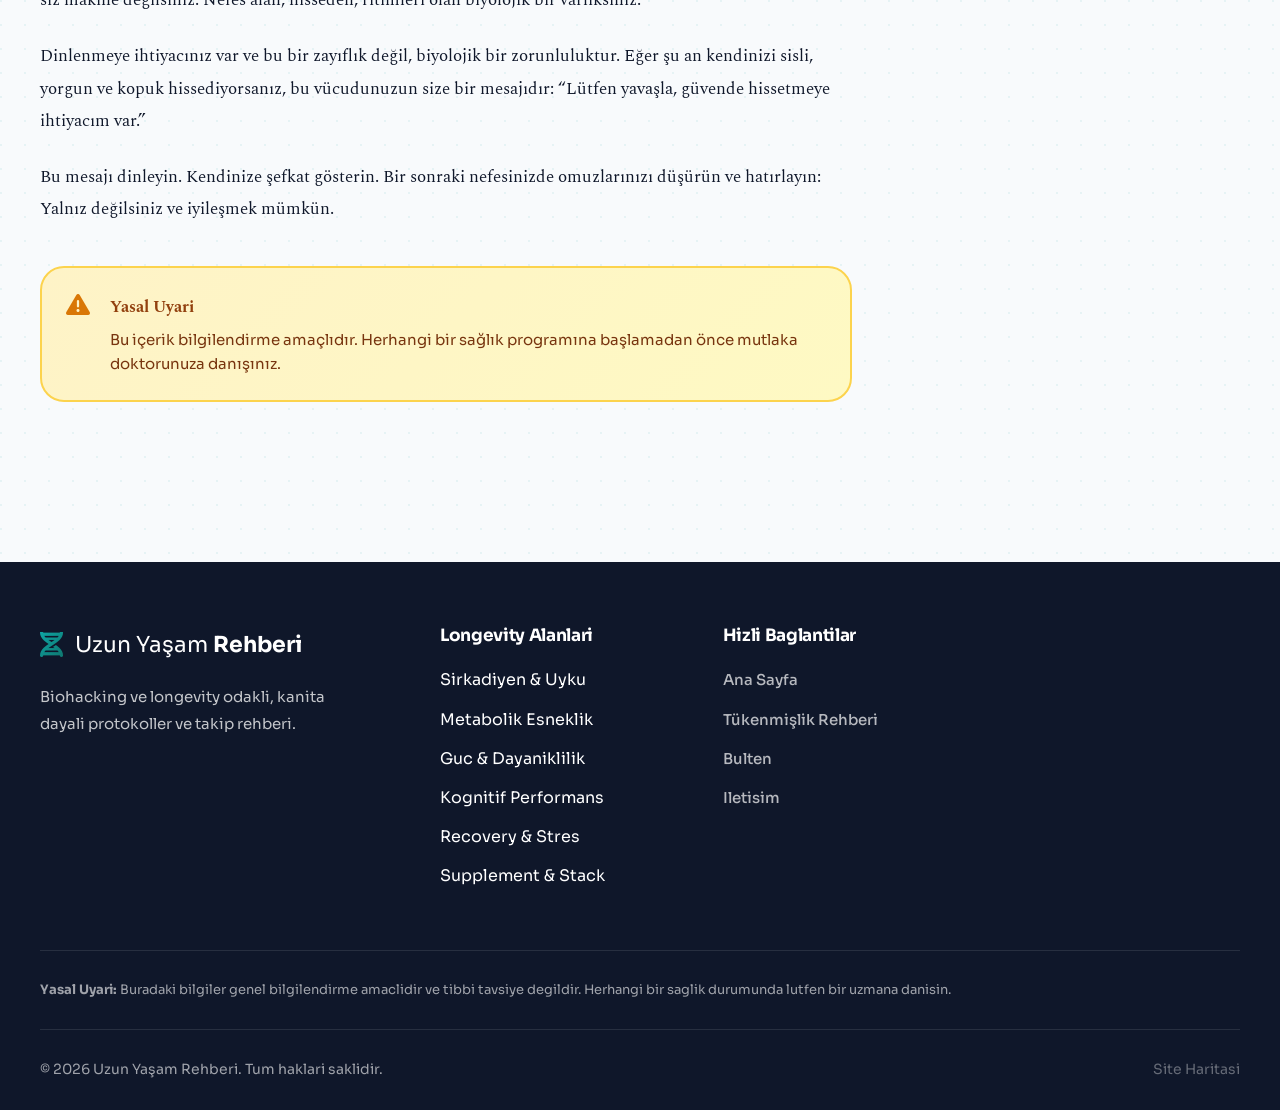
<file: tukenmislik-beyin-sisi-sinir-sistemi.html>
<!DOCTYPE html>
<html lang="tr" dir="ltr">
<head>
    <!-- Temel Meta Etiketleri -->
    <meta charset="UTF-8">
    <meta name="viewport" content="width=device-width, initial-scale=1.0">
    <meta http-equiv="X-UA-Compatible" content="IE=edge">

    <!-- SEO Meta Etiketleri -->
    <title>Tembel De&#287;ilsiniz, Sadece &ldquo;Dolu&rdquo;sunuz: T&#252;kenmi&#351;lik, Beyin Sisi ve Sinir Sisteminizi &#304;yile&#351;tirme Rehberi | Uzun Ya&#351;am Rehberi</title>
    <meta name="description" content="T&#252;kenmi&#351;lik ve beyin sisi neden olur? Allostatik y&#252;k, derealizasyon ve sinir sistemi reg&#252;lasyonu i&#231;in bilimsel ve pratik rehber.">
    <meta name="keywords" content="t&#252;kenmi&#351;lik, beyin sisi, sinir sistemi, allostatik y&#252;k, stres, derealizasyon, somatik egzersizler">
    <meta name="author" content="Uzun Ya&#351;am Rehberi">
    <meta name="robots" content="index, follow, max-image-preview:large, max-snippet:-1, max-video-preview:-1">
    <meta name="googlebot" content="index, follow">
    <meta name="language" content="Turkish">
    <meta name="revisit-after" content="7 days">

    <!-- Canonical URL -->
    <link rel="canonical" href="https://uzunyasamrehberi.com/tukenmislik-beyin-sisi-sinir-sistemi">

    <!-- Open Graph -->
    <meta property="og:type" content="article">
    <meta property="og:site_name" content="Uzun Ya&#351;am Rehberi">
    <meta property="og:title" content="Tembel De&#287;ilsiniz, Sadece &ldquo;Dolu&rdquo;sunuz: T&#252;kenmi&#351;lik, Beyin Sisi ve Sinir Sisteminizi &#304;yile&#351;tirme Rehberi">
    <meta property="og:description" content="T&#252;kenmi&#351;lik ve beyin sisi: allostatik y&#252;k, derealizasyon ve sinir sistemi reg&#252;lasyonu i&#231;in ad&#305;m ad&#305;m rehber.">
    <meta property="og:url" content="https://uzunyasamrehberi.com/tukenmislik-beyin-sisi-sinir-sistemi">
    <meta property="og:image" content="https://uzunyasamrehberi.com/images/tukenmislik-beyin-sisi-sinir-sistemi.webp?v=1">
    <meta property="og:image:width" content="1200">
    <meta property="og:image:height" content="630">
    <meta property="og:image:alt" content="T&#252;kenmi&#351;lik ve beyin sisi rehberi">
    <meta property="og:locale" content="tr_TR">

    <!-- Favicon ve Uygulama Ikonlari -->
    <link rel="icon" type="image/x-icon" href="/favicon.ico">
    <link rel="icon" type="image/png" sizes="32x32" href="/images/favicon-32x32.png">
    <link rel="icon" type="image/png" sizes="16x16" href="/images/favicon-16x16.png">
    <link rel="apple-touch-icon" sizes="180x180" href="/images/apple-touch-icon.png">
    <link rel="manifest" href="/manifest.json">
    <meta name="theme-color" content="#0ea5a4">

    <!-- Preconnect ve DNS Prefetch -->
    <link rel="preconnect" href="https://fonts.googleapis.com">
    <link rel="preconnect" href="https://fonts.gstatic.com" crossorigin>
    <link rel="preconnect" href="https://cdn.jsdelivr.net">

    <!-- Google Fonts -->
    <link href="https://fonts.googleapis.com/css2?family=Sora:wght@300;400;500;600;700;800&family=Spectral:wght@400;600;700&display=swap" rel="stylesheet">

    <!-- Font Awesome -->
    <link rel="stylesheet" href="https://cdn.jsdelivr.net/npm/@fortawesome/fontawesome-free@6.4.0/css/all.min.css">

    <!-- Ana Stil Dosyasi -->
    <link rel="stylesheet" href="/css/style.css">
</head>
<body>
    <!-- Skip Link - Erisilebilirlik -->
    <a href="#main-content" class="skip-link">Ana icerige atla</a>

    <!-- Header -->
    <header class="site-header" role="banner">
        <div class="header-top">
            <div class="container">
                <div class="header-top-content">
                    <div class="contact-info">
                        <a href="mailto:herazur@support.com" aria-label="E-posta gonder">
                            <i class="fas fa-envelope" aria-hidden="true"></i>
                            <span>herazur@support.com</span>
                        </a>
                    </div>
                </div>
            </div>
        </div>

        <nav class="main-nav" role="navigation" aria-label="Ana navigasyon">
            <div class="container">
                <div class="nav-content">
                    <a href="/" class="logo" aria-label="Uzun Ya&#351;am Rehberi Ana Sayfa">
                        <i class="fas fa-dna" aria-hidden="true"></i>
                        <span class="logo-text">Uzun Ya&#351;am <strong>Rehberi</strong></span>
                    </a>

                    <button class="mobile-menu-toggle" aria-label="Menuyu ac/kapat" aria-expanded="false" aria-controls="main-menu">
                        <span class="hamburger"></span>
                    </button>

                    <ul id="main-menu" class="nav-menu" role="menubar">
                        <li role="none"><a href="/" role="menuitem">Ana Sayfa</a></li>
                        <li role="none"><a href="/#categories" role="menuitem">Odak Alanlari</a></li>
                        <li role="none"><a href="/#featured" role="menuitem">Rehberler</a></li>
                        <li role="none"><a href="/tukenmislik-beyin-sisi-sinir-sistemi" role="menuitem" class="active" aria-current="page">Rehber</a></li>
                        <li role="none"><a href="/#newsletter" role="menuitem">Bulten</a></li>
                        <li role="none"><a href="/#iletisim" role="menuitem">Iletisim</a></li>
                    </ul>

                    <div class="nav-search">
                        <form action="https://www.google.com/search" method="GET" role="search" aria-label="Site ici arama">
                            <label for="search-input" class="visually-hidden">Arama</label>
                            <input type="hidden" name="sitesearch" value="uzunyasamrehberi.com">
                            <input type="search" id="search-input" name="q" placeholder="Protokol veya metrik ara..." autocomplete="off" aria-label="Arama terimi girin">
                            <button type="submit" aria-label="Ara">
                                <i class="fas fa-search" aria-hidden="true"></i>
                            </button>
                        </form>
                    </div>
                </div>
            </div>
        </nav>
    </header>

    <main id="main-content" role="main">
        <nav class="breadcrumb-nav" aria-label="Breadcrumb">
            <div class="container">
                <ol class="breadcrumb">
                    <li><a href="/">Ana Sayfa</a></li>
                    <li><a href="/#featured">Rehberler</a></li>
                    <li><span>T&#252;kenmi&#351;lik rehberi</span></li>
                </ol>
            </div>
        </nav>

        <section aria-labelledby="article-title">
            <div class="container">
                <div class="article-layout">
                    <article class="article-content">
                        <header class="article-header">
                            <div class="article-meta-top">
                                <span class="article-category">Rehber</span>
                                <span class="article-reading-time">
                                    <i class="fas fa-clock" aria-hidden="true"></i>
                                    12 dk okuma
                                </span>
                            </div>
                            <h1 class="article-title" id="article-title">Tembel De&#287;ilsiniz, Sadece &ldquo;Dolu&rdquo;sunuz: T&#252;kenmi&#351;lik, Beyin Sisi ve Sinir Sisteminizi &#304;yile&#351;tirme Rehberi</h1>
                            <p class="article-excerpt">Sabah yorgun uyan&#305;yor, odaklanam&#305;yor ve zihinsel sis ya&#351;&#305;yorsan&#305;z sorun iradeniz de&#287;il, biyolojiniz olabilir.</p>
                        </header>

                        <figure class="article-featured-image">
                            <img src="/images/tukenmislik-beyin-sisi-sinir-sistemi.webp?v=1" alt="T&#252;kenmi&#351;lik ve beyin sisi rehberi" loading="lazy" width="1200" height="800">
                            <figcaption>T&#252;kenmi&#351;lik ve sinir sistemi reg&#252;lasyonu rehberi</figcaption>
                        </figure>

                        <div class="article-body">
                            <p>Sabah uyan&#305;yorsunuz ama sanki hi&#231; uyumam&#305;&#351; gibisiniz. Kahvalt&#305;dan &#246;nce bile beyniniz yorgun hissediyor. Bildirimler y&#305;&#287;&#305;l&#305;yor, e-postalar bitmiyor, haberler felaket tellall&#305;&#287;&#305; yap&#305;yor. Bir &#351;eye odaklanmaya &#231;al&#305;&#351;&#305;yorsunuz ama zihniniz sanki yo&#287;un bir sisin i&#231;inde.</p>
                            <p>Kendinize &ldquo;Daha &#231;ok &#231;al&#305;&#351;mal&#305;y&#305;m, sadece iradesizim&rdquo; diyorsunuz. Ama size bir s&#305;r vereyim: Sorun iradeniz de&#287;il. Sorun biyolojiniz.</p>
                            <p>Modern d&#252;nya, beynimizin adapte olabilece&#287;inden &#231;ok daha h&#305;zl&#305; de&#287;i&#351;ti. Binlerce y&#305;l boyunca k&#252;&#231;&#252;k kabilelerde ya&#351;ayan, sadece fiziksel ve an&#305;l&#305;k tehditlerle ba&#351;a &#231;&#305;kmak &#252;zere evrimle&#351;mi&#351; bir sinir sistemine sahibiz. Ancak bug&#252;n, beyninizden her g&#252;n y&#252;zlerce dijital ba&#287;lant&#305;y&#305; y&#246;netmesi, binlerce mikro karar vermesi ve s&#252;rekli a&#231;&#305;k kalmas&#305; bekleniyor.</p>
                            <p>Bu yaz&#305;, neden s&#252;rekli yorgun hissetti&#287;inizi, &ldquo;beyin sisi&rdquo;nin asl&#305;nda ne anlama geldi&#287;ini ve sinir sisteminizi nas&#305;l yeniden &ldquo;fabrika ayarlar&#305;na&rdquo; d&#246;nd&#252;rebilece&#287;inizi anlat&#305;yor.</p>

                            <h2>1. Neden &ldquo;K&#305;r&#305;lm&#305;&#351;&rdquo; Gibi Hissediyorsunuz? (Allostatik Y&#252;k)</h2>
                            <p>Hissetti&#287;iniz o a&#287;&#305;r, s&#252;rekli yorgunluk hissinin bilimsel bir ad&#305; var: allostatik y&#252;k.</p>
                            <p>Stresi bir baraj&#305;n arkas&#305;ndaki su gibi d&#252;&#351;&#252;n&#252;n. Ba&#351;lang&#305;&#231;ta y&#246;netilebilir seviyededir, ancak bask&#305; artmaya devam ederse ve suyu tahliye edecek bir kanal a&#231;mazsan&#305;z (dinlenme, reg&#252;lasyon), baraj&#305;n duvarlar&#305;nda &#231;atlaklar olu&#351;ur.</p>
                            <p>Beynimiz, hayatta kalmak i&#231;in enerjiyi b&#252;t&#231;elemek zorundad&#305;r. V&#252;cudunuz s&#252;rekli stres alt&#305;ndaysa (faturalar, i&#351; bask&#305;s&#305;, gelecek kayg&#305;s&#305;), beyniniz enerjiyi &ldquo;gereksiz&rdquo; g&#246;rd&#252;&#287;&#252; yerlerden &#231;eker: yar&#305;c&#305;l&#305;k, empati, sindirim ve hatta ba&#287;&#305;&#351;&#305;kl&#305;k sistemi.</p>
                            <p>&#304;&#351;te bu noktada t&#252;kenmi&#351;lik devreye girer. T&#252;kenmi&#351;lik sadece &#231;ok &#231;al&#305;&#351;makla ilgili de&#287;ildir; duygusal ve ruhsal bir bo&#351;alma halidir. Genellikle ba&#351;kalar&#305; i&#231;in &ldquo;g&#252;&#231;l&#252;&rdquo; olmaya &#231;al&#305;&#351;an, &ldquo;kurtar&#305;c&#305;&rdquo; rol&#252;n&#252; &#252;stlenen ve kendi s&#305;n&#305;rlar&#305;n&#305; ihlal eden insanlarda g&#246;r&#252;l&#252;r.</p>

                            <h2>2. Beyin Sisi: Fabrikan&#305;zda &#304;&#351;ler Kar&#305;&#351;t&#305;&#287;&#305;nda</h2>
                            <p>En s&#305;k kar&#351;&#305;la&#351;&#305;lan ve korkutucu semptomlardan biri beyin sisidir. Odaklanamama, kelimeleri hat&#305;rlayamama veya d&#252;&#351;&#252;ncelerin bulan&#305;kla&#351;mas&#305; halidir. Bunu anlamak i&#231;in harika bir metafor var: beyin fabrikas&#305;.</p>
                            <p>Beyninizi bir fabrika olarak d&#252;&#351;&#252;n&#252;n:</p>
                            <ul>
                                <li><strong>Hammadde:</strong> D&#305;&#351; d&#252;nyadan gelen duyusal bilgiler (sesler, g&#246;r&#252;nt&#252;ler, bildirimler).</li>
                                <li><strong>Konvey&#246;r Bant (&#214;n &#304;&#351;leme):</strong> Bilgileri otomatik olarak s&#305;n&#305;fland&#305;ran sistem.</li>
                                <li><strong>&#304;&#351;&#231;iler:</strong> Bilgiyi i&#351;leyip &ldquo;alg&#305;&rdquo;ya d&#246;n&#252;&#351;t&#252;ren n&#246;ronlar&#305;n&#305;z.</li>
                            </ul>
                            <p>Normalde konvey&#246;r bant gereksiz bilgiyi eler, i&#351;&#231;ilere sadece &#246;nemli olanlar gelir. Ancak kronik stres ve anksiyete durumunda bu &#246;n i&#351;leme sistemi bozulur. &#304;&#351;&#231;ilerin &#246;n&#252;ne devasa, s&#305;n&#305;fland&#305;r&#305;lmam&#305;&#351; bir y&#305;&#287;&#305;n (g&#252;r&#252;lt&#252;, stres, &#305;&#351;&#305;k, kayg&#305;) gelir.</p>
                            <p>Fabrika i&#351;&#231;ileriniz (beyniniz) o kadar &#231;ok gereksiz veriyi ay&#305;klamakla me&#351;guld&#252;r ki, basit bir matematik hesab&#305;n&#305; yapacak veya bir ismi hat&#305;rlayacak enerjileri kalmaz.</p>
                            <p>Yani beyin sisi, beyninizin bozuldu&#287;u anlam&#305;na gelmez; sadece a&#351;&#305;r&#305; y&#252;klendi&#287;i ve koruma moduna ge&#231;ti&#287;i anlam&#305;na gelir.</p>

                            <h2>3. Ger&#231;eklikten Kopu&#351;: Derealizasyon</h2>
                            <p>Bazen stres o kadar y&#252;kselir ki, d&#252;nya &ldquo;sahte&rdquo; gibi hissettirmeye ba&#351;lar. Etraf&#305;n&#305;zdaki her &#351;ey cam bir fanusun arkas&#305;ndaym&#305;&#351; gibi g&#246;r&#252;n&#252;r, kendi elleriniz bile size yabanc&#305; gelir. Buna derealizasyon denir.</p>
                            <p>&#304;nsanlar bunu delirmek sanar ama asl&#305;nda bu, beyninizin en sofistike koruma mekanizmas&#305;d&#305;r. Beyniniz &#351;&#246;yle der: &ldquo;Bu stres seviyesi &#231;ok y&#252;ksek, sistemi tamamen kapatmamak i&#231;in gelen verinin yo&#287;unlu&#287;unu %30'a d&#252;&#351;&#252;r&#252;yorum.&rdquo;</p>
                            <p>Bu bir &ldquo;hava yast&#305;&#287;&#305;&rdquo; tepkisidir; &#231;arp&#305;&#351;man&#305;n etkisini azaltmak i&#231;in devreye girer.</p>

                            <h2>4. &#304;yile&#351;me Haritas&#305;: Sinir Sistemini Nas&#305;l D&#252;zenleriz?</h2>
                            <p>&#304;yi haber &#351;u ki, beyniniz plastik bir yap&#305;ya sahiptir (n&#246;roplastisite) ve iyile&#351;ebilir. Ancak bu, &ldquo;daha &#231;ok &#231;abalayarak&rdquo; olmaz. Tam tersine, durarak ve sinir sistemini g&#252;vende hissettirerek olur.</p>

                            <h3>A. Somatik (Bedensel) Egzersizler</h3>
                            <p>Zihni zihinle kontrol etmeye &#231;al&#305;&#351;mak zordur; bedeni kullanmak daha etkilidir.</p>
                            <ul>
                                <li><strong>Fizyolojik &#304;&#231; &#199;eki&#351; (Physiological Sigh):</strong> Burnunuzdan derin bir nefes al&#305;n, ard&#305;ndan ci&#287;erleri tamamen doldurmak i&#231;in k&#305;sa ve keskin bir nefes daha al&#305;n. Sonra a&#287;z&#305;n&#305;zdan uzun ve yava&#351;&#231;a verin. Bu, stres hormonlar&#305;n&#305; d&#252;&#351;&#252;rmenin en h&#305;zl&#305; yoludur.</li>
                                <li><strong>&#199;apraz Sar&#305;lma:</strong> Sa&#287; elinizi sol koltuk alt&#305;na, sol elinizi sa&#287; koltuk alt&#305;na koyun. Bu &ldquo;kapsanma&rdquo; hissi beyninize g&#252;venlik sinyali g&#246;nderir.</li>
                                <li><strong>Elleri Kenetleme:</strong> Parmaklar&#305;n&#305;z&#305; birbirine ge&#231;irin ve s&#305;k&#305;n. Bu bask&#305; hissi, beynin dikkatini bedene &#231;ekerek duyusal g&#252;r&#252;lt&#252;y&#252; azalt&#305;r.</li>
                            </ul>

                            <h3>B. &ldquo;ABCD&rdquo; Yakla&#351;&#305;m&#305;</h3>
                            <p>T&#252;kenmi&#351;lik noktas&#305;n&#305; erken yakalamak i&#231;in &#351;u ad&#305;mlar&#305; izleyebilirsiniz:</p>
                            <ul>
                                <li><strong>A (Awareness - Fark&#305;ndal&#305;k):</strong> G&#252;nl&#252;k tutarak veya kendinizi kontrol ederek stresin desenlerini fark edin.</li>
                                <li><strong>B (Balance - Denge):</strong> Hayat&#305;n&#305;z&#305; bir triyaj gibi y&#246;netin. Sadece acil ve &#246;nemli olan&#305; yap&#305;n, gerisini b&#305;rak&#305;n.</li>
                                <li><strong>C (Connection - Ba&#287;lant&#305;):</strong> Biriyle konu&#351;un. Ba&#287;lant&#305; kurmak kortizol&#252; d&#252;&#351;&#252;r&#252;r.</li>
                                <li><strong>D (De-stress/Relax - Rahatlama):</strong> Y&#252;r&#252;y&#252;&#351; yap&#305;n, dans edin. Sinir sistemini s&#305;f&#305;rlayacak bir &#351;ey yap&#305;n.</li>
                            </ul>

                            <h3>C. Pasif Sorunlara Kar&#351;&#305; &ldquo;Aktif Meydan Okuma&rdquo;</h3>
                            <p>Bazen bunalm&#305;&#351; hissetmemizin sebebi, hayat&#305;m&#305;zdaki &ldquo;pasif zorluklar&#305;n&rdquo; (bizim se&#231;medi&#287;imiz dertlerin), &ldquo;aktif zorluklardan&rdquo; (bizim se&#231;ti&#287;imiz hedeflerin) fazla olmas&#305;d&#305;r.</p>
                            <p>&#199;&#246;z&#252;m garip gelebilir ama bazen bula&#351;&#305;k y&#305;kamakt&#305;r. Kontrol edemedi&#287;iniz b&#252;y&#252;k sorunlar yerine, kontrol edebilece&#287;iniz k&#252;&#231;&#252;k bir g&#246;revi (aktif bir zorlu&#287;u) tamamlamak, beyne &ldquo;kontrol bende&rdquo; mesaj&#305; verir ve bunalm&#305;&#351;l&#305;k hissini azalt&#305;r.</p>

                            <h3>D. Sabah Kayg&#305;s&#305;n&#305; Y&#246;netmek (Kortizol Uyan&#305;&#351; Tepkisi)</h3>
                            <p>Sabahlar&#305; kalbiniz k&#252;t k&#252;t atarak m&#305; uyan&#305;yorsunuz? Buna kortizol uyan&#305;&#351; tepkisi denir. E&#287;er gece endi&#351;eli yatt&#305;ysan&#305;z, beyniniz sabah sizi uyand&#305;rmak i&#231;in bir kamyon dolusu kortizol bo&#351;alt&#305;r.</p>
                            <p>&#199;&#246;z&#252;m: Sabah telefona bakmay&#305;n. &#304;lk i&#351; olarak bir bardak su i&#231;in, g&#252;n &#305;&#351;&#305;&#287;&#305;na &#231;&#305;k&#305;n ve hafif bir egzersiz yap&#305;n. &#350;eker ve kafeini sabah&#305;n ilk saatlerinde erteleyin.</p>

                            <h2>Sonu&#231;: Siz Bir Makine De&#287;ilsiniz</h2>
                            <p>Modern ya&#351;am bizden makineler gibi &#231;al&#305;&#351;mam&#305;z&#305; bekliyor; s&#252;rekli &#252;retken, s&#252;rekli a&#231;&#305;k, s&#252;rekli h&#305;zl&#305;. Ama siz makine de&#287;ilsiniz. Nefes alan, hisseden, ritimleri olan biyolojik bir varl&#305;ks&#305;n&#305;z.</p>
                            <p>Dinlenmeye ihtiyac&#305;n&#305;z var ve bu bir zay&#305;fl&#305;k de&#287;il, biyolojik bir zorunluluktur. E&#287;er &#351;u an kendinizi sisli, yorgun ve kopuk hissediyorsan&#305;z, bu v&#252;cudunuzun size bir mesaj&#305;d&#305;r: &ldquo;L&#252;tfen yava&#351;la, g&#252;vende hissetmeye ihtiyac&#305;m var.&rdquo;</p>
                            <p>Bu mesaj&#305; dinleyin. Kendinize &#351;efkat g&#246;sterin. Bir sonraki nefesinizde omuzlar&#305;n&#305;z&#305; d&#252;&#351;&#252;r&#252;n ve hat&#305;rlay&#305;n: Yaln&#305;z de&#287;ilsiniz ve iyile&#351;mek m&#252;mk&#252;n.</p>

                            <aside class="medical-disclaimer" role="note">
                                <i class="fas fa-exclamation-triangle" aria-hidden="true"></i>
                                <div>
                                    <strong>Yasal Uyari</strong>
                                    <p>Bu i&#231;erik bilgilendirme ama&#231;l&#305;d&#305;r. Herhangi bir sa&#287;l&#305;k program&#305;na ba&#351;lamadan &#246;nce mutlaka doktorunuza dan&#305;&#351;&#305;n&#305;z.</p>
                                </div>
                            </aside>
                        </div>
                    </article>

                    <aside class="article-sidebar" role="complementary" aria-label="Yan panel">
                        <div class="sidebar-widget">
                            <h3 class="widget-title">
                                <i class="fas fa-list-check" aria-hidden="true"></i>
                                H&#305;zl&#305; &#214;zet
                            </h3>
                            <ul>
                                <li>Allostatik y&#252;k ve t&#252;kenmi&#351;lik aras&#305;ndaki ba&#287;lant&#305;</li>
                                <li>Beyin sisi metaforu ile i&#351;leme y&#252;k&#252; anlat&#305;m&#305;</li>
                                <li>Derealizasyonun koruyucu mekanizma oldu&#287;u</li>
                                <li>Somatik egzersizler ve ABCD yakla&#351;&#305;m&#305;</li>
                                <li>Sabah kayg&#305;s&#305; i&#231;in kortizol stratejileri</li>
                            </ul>
                        </div>
                    </aside>
                </div>
            </div>
        </section>
    </main>

    <!-- Footer -->
    <footer id="iletisim" class="site-footer" role="contentinfo">
        <div class="container">
            <div class="footer-grid">
                <div class="footer-about">
                    <a href="/" class="footer-logo" aria-label="Uzun Ya&#351;am Rehberi Ana Sayfa">
                        <i class="fas fa-dna" aria-hidden="true"></i>
                        <span>Uzun Ya&#351;am <strong>Rehberi</strong></span>
                    </a>
                    <p>Biohacking ve longevity odakli, kanita dayali protokoller ve takip rehberi.</p>
                </div>

                <nav class="footer-nav" aria-label="Longevity Alanlari">
                    <h3>Longevity Alanlari</h3>
                    <ul>
                        <li><span>Sirkadiyen &amp; Uyku</span></li>
                        <li><span>Metabolik Esneklik</span></li>
                        <li><span>Guc &amp; Dayaniklilik</span></li>
                        <li><span>Kognitif Performans</span></li>
                        <li><span>Recovery &amp; Stres</span></li>
                        <li><span>Supplement &amp; Stack</span></li>
                    </ul>
                </nav>

                <nav class="footer-nav" aria-label="Hizli Baglantilar">
                    <h3>Hizli Baglantilar</h3>
                    <ul>
                        <li><a href="/">Ana Sayfa</a></li>
                        <li><a href="/tukenmislik-beyin-sisi-sinir-sistemi">T&#252;kenmi&#351;lik Rehberi</a></li>
                        <li><a href="/#newsletter">Bulten</a></li>
                        <li><a href="/#iletisim">Iletisim</a></li>
                    </ul>
                </nav>
            </div>

            <div class="footer-disclaimer">
                <p><strong>Yasal Uyari:</strong> Buradaki bilgiler genel bilgilendirme amaclidir ve tibbi tavsiye degildir. Herhangi bir saglik durumunda lutfen bir uzmana danisin.</p>
            </div>

            <div class="footer-bottom">
                <p>&copy; <span id="current-year">2024</span> Uzun Ya&#351;am Rehberi. Tum haklari saklidir.</p>
                <p>
                    <a href="/sitemap.xml" rel="nofollow">Site Haritasi</a>
                </p>
            </div>
        </div>
    </footer>

    <!-- Back to Top Button -->
    <button id="back-to-top" class="back-to-top" aria-label="Sayfa basina don" title="Sayfa basina don">
        <i class="fas fa-chevron-up" aria-hidden="true"></i>
    </button>

    <!-- Cookie Consent Banner -->
    <div id="cookie-consent" class="cookie-consent" role="dialog" aria-labelledby="cookie-title" aria-describedby="cookie-description" hidden>
        <div class="cookie-content">
            <h4 id="cookie-title">Cerez Kullanimi</h4>
            <p id="cookie-description">Daha iyi bir deneyim icin cerezleri kullaniyoruz. Devam ederek cerez politikamizi kabul etmis olursunuz.</p>
            <div class="cookie-actions">
                <button id="accept-cookies" class="btn-primary">Kabul Et</button>
                <a href="/#iletisim" class="btn-secondary">Daha Fazla Bilgi</a>
            </div>
        </div>
    </div>

    <!-- JavaScript -->
    <script src="/js/main.js" defer></script>
</body>
</html>
</file>
<file: css/style.css>
/* ===================================
   Sağlık Rehberi - Premium UI Design
   Modern, Animated & SEO Optimized
   =================================== */

/* CSS Custom Properties */
:root {
    /* Premium Color Palette */
    --primary-color: #0ea5a4;
    --primary-dark: #0f766e;
    --primary-light: #5eead4;
    --primary-gradient: linear-gradient(135deg, #0ea5a4 0%, #0f766e 100%);
    --primary-glow: 0 0 40px rgba(14, 165, 164, 0.3);
    
    --secondary-color: #f97316;
    --secondary-dark: #ea580c;
    --secondary-gradient: linear-gradient(135deg, #f97316 0%, #ea580c 100%);
    
    --accent-color: #a3e635;
    --accent-gradient: linear-gradient(135deg, #a3e635 0%, #65a30d 100%);
    
    /* Neutral Colors */
    --text-primary: #0f172a;
    --text-secondary: #475569;
    --text-muted: #64748b;
    --text-light: #94a3b8;
    
    /* Background Colors */
    --bg-primary: #ffffff;
    --bg-secondary: #f8fafc;
    --bg-tertiary: #f1f5f9;
    --bg-dark: #0f172a;
    --bg-dark-secondary: #1e293b;
    
    /* Glass Effect */
    --glass-bg: rgba(255, 255, 255, 0.8);
    --glass-border: rgba(255, 255, 255, 0.2);
    --glass-blur: blur(20px);
    
    /* Borders */
    --border-color: #e2e8f0;
    --border-light: #f1f5f9;
    
    /* Shadows - More Depth */
    --shadow-xs: 0 1px 2px rgba(0, 0, 0, 0.04);
    --shadow-sm: 0 2px 4px rgba(0, 0, 0, 0.06);
    --shadow-md: 0 4px 12px rgba(0, 0, 0, 0.08);
    --shadow-lg: 0 8px 24px rgba(0, 0, 0, 0.12);
    --shadow-xl: 0 16px 48px rgba(0, 0, 0, 0.16);
    --shadow-2xl: 0 24px 64px rgba(0, 0, 0, 0.2);
    --shadow-inner: inset 0 2px 4px rgba(0, 0, 0, 0.06);
    --shadow-primary: 0 8px 24px rgba(14, 165, 164, 0.25);
    --shadow-primary-lg: 0 16px 48px rgba(14, 165, 164, 0.3);
    
    /* Typography */
    --font-primary: 'Sora', 'Segoe UI', sans-serif;
    --font-serif: 'Spectral', Georgia, serif;
    --font-display: 'Sora', sans-serif;
    
    /* Transitions */
    --transition-fast: 150ms cubic-bezier(0.4, 0, 0.2, 1);
    --transition-base: 300ms cubic-bezier(0.4, 0, 0.2, 1);
    --transition-slow: 500ms cubic-bezier(0.4, 0, 0.2, 1);
    --transition-bounce: 500ms cubic-bezier(0.68, -0.55, 0.265, 1.55);
    
    /* Sizes */
    --header-height: 72px;
    --header-top-height: 44px;
    --container-max: 1320px;
    --sidebar-width: 340px;
    
    /* Border Radius */
    --radius-sm: 6px;
    --radius-md: 10px;
    --radius-lg: 16px;
    --radius-xl: 24px;
    --radius-2xl: 32px;
    --radius-full: 9999px;
}

/* ===================================
   CSS Reset & Base
   =================================== */

*, *::before, *::after {
    box-sizing: border-box;
    margin: 0;
    padding: 0;
}

html {
    font-size: 16px;
    scroll-behavior: smooth;
    -webkit-text-size-adjust: 100%;
    text-rendering: optimizeLegibility;
    -webkit-font-smoothing: antialiased;
    -moz-osx-font-smoothing: grayscale;
}

body {
    font-family: var(--font-primary);
    font-size: 1rem;
    line-height: 1.7;
    color: var(--text-primary);
    background-color: var(--bg-secondary);
    background-image: radial-gradient(circle at 1px 1px, rgba(14, 165, 164, 0.08) 1px, transparent 0);
    background-size: 24px 24px;
    min-height: 100vh;
    display: flex;
    flex-direction: column;
    overflow-x: hidden;
}

main {
    flex: 1;
}

/* Selection */
::selection {
    background: var(--primary-color);
    color: white;
}

/* Scrollbar */
::-webkit-scrollbar {
    width: 10px;
    height: 10px;
}

::-webkit-scrollbar-track {
    background: var(--bg-tertiary);
}

::-webkit-scrollbar-thumb {
    background: var(--text-light);
    border-radius: var(--radius-full);
    border: 2px solid var(--bg-tertiary);
}

::-webkit-scrollbar-thumb:hover {
    background: var(--text-muted);
}

/* Skip Link */
.skip-link {
    position: absolute;
    top: -100%;
    left: 50%;
    transform: translateX(-50%);
    background: var(--primary-gradient);
    color: white;
    padding: 1rem 2rem;
    border-radius: var(--radius-lg);
    font-weight: 600;
    z-index: 9999;
    transition: top var(--transition-fast);
    box-shadow: var(--shadow-primary);
}

.skip-link:focus {
    top: 1rem;
    outline: none;
}

.visually-hidden {
    position: absolute !important;
    width: 1px !important;
    height: 1px !important;
    padding: 0 !important;
    margin: -1px !important;
    overflow: hidden !important;
    clip: rect(0, 0, 0, 0) !important;
    white-space: nowrap !important;
    border: 0 !important;
}

/* Container */
.container {
    width: 100%;
    max-width: var(--container-max);
    margin: 0 auto;
    padding: 0 1.25rem;
}

@media (min-width: 640px) {
    .container { padding: 0 2rem; }
}

@media (min-width: 1024px) {
    .container { padding: 0 2.5rem; }
}

/* ===================================
   Typography
   =================================== */

h1, h2, h3, h4, h5, h6 {
    font-family: var(--font-display);
    font-weight: 800;
    line-height: 1.2;
    color: var(--text-primary);
    letter-spacing: -0.02em;
}

h1 { font-size: clamp(2rem, 5vw, 3.5rem); }
h2 { font-size: clamp(1.75rem, 4vw, 2.5rem); }
h3 { font-size: clamp(1.375rem, 3vw, 1.75rem); }
h4 { font-size: clamp(1.125rem, 2vw, 1.375rem); }
h5 { font-size: 1.125rem; }
h6 { font-size: 1rem; }

p { margin-bottom: 1.25rem; }

a {
    color: var(--primary-color);
    text-decoration: none;
    transition: all var(--transition-fast);
}

a:hover {
    color: var(--primary-dark);
}

a:focus-visible {
    outline: 2px solid var(--primary-color);
    outline-offset: 3px;
    border-radius: var(--radius-sm);
}

img {
    max-width: 100%;
    height: auto;
    display: block;
}

/* ===================================
   Header - Premium Glass Design
   =================================== */

.site-header {
    position: sticky;
    top: 0;
    z-index: 1000;
    background: var(--glass-bg);
    backdrop-filter: var(--glass-blur);
    -webkit-backdrop-filter: var(--glass-blur);
    border-bottom: 1px solid var(--glass-border);
    transition: all var(--transition-base);
}

.site-header.scrolled {
    box-shadow: var(--shadow-lg);
}

/* Header Top Bar */
.header-top {
    background: var(--bg-dark);
    color: white;
    font-size: 0.875rem;
    padding: 0.625rem 0;
    position: relative;
    overflow: hidden;
}

.header-top::before {
    content: '';
    position: absolute;
    top: 0;
    left: 0;
    right: 0;
    bottom: 0;
    background: linear-gradient(90deg, transparent, rgba(14, 165, 164, 0.1), transparent);
    animation: shimmer 3s infinite;
}

@keyframes shimmer {
    0% { transform: translateX(-100%); }
    100% { transform: translateX(100%); }
}

.header-top-content {
    display: flex;
    justify-content: space-between;
    align-items: center;
    flex-wrap: wrap;
    gap: 1rem;
    position: relative;
}

.contact-info a {
    color: rgba(255, 255, 255, 0.9);
    display: flex;
    align-items: center;
    gap: 0.5rem;
    font-weight: 500;
}

.contact-info a:hover {
    color: var(--primary-light);
}

.social-links {
    display: flex;
    gap: 0.5rem;
}

.social-links a {
    width: 32px;
    height: 32px;
    display: flex;
    align-items: center;
    justify-content: center;
    color: rgba(255, 255, 255, 0.8);
    background: rgba(255, 255, 255, 0.1);
    border-radius: var(--radius-md);
    font-size: 0.875rem;
    transition: all var(--transition-fast);
}

.social-links a:hover {
    background: var(--primary-color);
    color: white;
    transform: translateY(-2px);
}

/* Main Navigation */
.main-nav {
    padding: 1rem 0;
}

.nav-content {
    display: flex;
    align-items: center;
    justify-content: space-between;
    gap: 2rem;
}

/* Logo - Animated */
.logo {
    display: flex;
    align-items: center;
    gap: 0.75rem;
    font-size: 1.625rem;
    color: var(--text-primary);
    text-decoration: none;
    flex-shrink: 0;
    position: relative;
}

.logo i {
    font-size: 2rem;
    background: var(--primary-gradient);
    -webkit-background-clip: text;
    -webkit-text-fill-color: transparent;
    background-clip: text;
    animation: heartbeat 2s ease-in-out infinite;
}

@keyframes heartbeat {
    0%, 100% { transform: scale(1); }
    25% { transform: scale(1.1); }
    50% { transform: scale(1); }
    75% { transform: scale(1.05); }
}

.logo-text {
    font-weight: 400;
}

.logo-text strong {
    font-weight: 800;
    background: var(--primary-gradient);
    -webkit-background-clip: text;
    -webkit-text-fill-color: transparent;
    background-clip: text;
}

/* Mobile Menu Toggle */
.mobile-menu-toggle {
    display: flex;
    flex-direction: column;
    justify-content: center;
    align-items: center;
    width: 48px;
    height: 48px;
    background: var(--bg-tertiary);
    border: none;
    cursor: pointer;
    padding: 0.5rem;
    border-radius: var(--radius-lg);
    transition: all var(--transition-fast);
}

.mobile-menu-toggle:hover {
    background: var(--primary-color);
}

.mobile-menu-toggle:hover .hamburger,
.mobile-menu-toggle:hover .hamburger::before,
.mobile-menu-toggle:hover .hamburger::after {
    background: white;
}

.hamburger {
    display: block;
    width: 22px;
    height: 2px;
    background: var(--text-primary);
    position: relative;
    transition: all var(--transition-base);
    border-radius: 2px;
}

.hamburger::before,
.hamburger::after {
    content: '';
    position: absolute;
    left: 0;
    width: 100%;
    height: 2px;
    background: var(--text-primary);
    border-radius: 2px;
    transition: all var(--transition-base);
}

.hamburger::before { top: -7px; }
.hamburger::after { bottom: -7px; }

.mobile-menu-toggle[aria-expanded="true"] .hamburger {
    background-color: transparent;
}

.mobile-menu-toggle[aria-expanded="true"] .hamburger::before {
    transform: translateY(7px) rotate(45deg);
}

.mobile-menu-toggle[aria-expanded="true"] .hamburger::after {
    transform: translateY(-7px) rotate(-45deg);
}

@media (min-width: 1024px) {
    .mobile-menu-toggle { display: none; }
}

/* Navigation Menu */
.nav-menu {
    display: none;
    list-style: none;
    padding: 0;
    margin: 0;
}

.nav-menu.active {
    display: flex;
    flex-direction: column;
    position: absolute;
    top: 100%;
    left: 0;
    right: 0;
    background: var(--bg-primary);
    box-shadow: var(--shadow-xl);
    padding: 1.5rem;
    gap: 0.5rem;
    animation: slideDown var(--transition-base);
    border-radius: 0 0 var(--radius-xl) var(--radius-xl);
}

@keyframes slideDown {
    from { opacity: 0; transform: translateY(-10px); }
    to { opacity: 1; transform: translateY(0); }
}

.nav-menu a {
    display: flex;
    align-items: center;
    gap: 0.5rem;
    padding: 0.875rem 1.25rem;
    color: var(--text-primary);
    font-weight: 600;
    border-radius: var(--radius-lg);
    transition: all var(--transition-fast);
    position: relative;
}

.nav-menu a::before {
    content: '';
    position: absolute;
    left: 0;
    top: 50%;
    transform: translateY(-50%);
    width: 4px;
    height: 0;
    background: var(--primary-gradient);
    border-radius: var(--radius-full);
    transition: height var(--transition-fast);
}

.nav-menu a:hover,
.nav-menu a.active {
    background: var(--bg-tertiary);
    color: var(--primary-color);
}

.nav-menu a:hover::before,
.nav-menu a.active::before {
    height: 60%;
}

/* Dropdown Menu */
.has-dropdown { position: relative; }

.has-dropdown > a i {
    font-size: 0.75rem;
    transition: transform var(--transition-fast);
    margin-left: auto;
}

.has-dropdown:hover > a i {
    transform: rotate(180deg);
}

.dropdown-menu {
    display: none;
    list-style: none;
    padding: 0.75rem;
    background: var(--bg-primary);
    border-radius: var(--radius-lg);
    box-shadow: var(--shadow-xl);
    min-width: 240px;
    border: 1px solid var(--border-light);
}

.nav-menu.active .dropdown-menu {
    display: block;
    position: static;
    box-shadow: none;
    padding: 0.5rem 0 0.5rem 1.5rem;
    background: transparent;
    border: none;
    margin-top: 0.5rem;
}

.dropdown-menu a {
    padding: 0.75rem 1rem;
    font-size: 0.9375rem;
    font-weight: 500;
}

.dropdown-menu a::before {
    display: none;
}

.dropdown-menu a:hover {
    background: var(--primary-color);
    color: white;
    transform: translateX(4px);
}

@media (min-width: 1024px) {
    .nav-menu {
        display: flex;
        align-items: center;
        gap: 0.25rem;
    }
    
    .nav-menu a {
        padding: 0.625rem 1rem;
    }
    
    .nav-menu a::before {
        display: none;
    }
    
    .dropdown-menu {
        position: absolute;
        top: calc(100% + 0.5rem);
        left: 50%;
        transform: translateX(-50%) translateY(10px);
        opacity: 0;
        visibility: hidden;
        transition: all var(--transition-fast);
    }
    
    .has-dropdown:hover .dropdown-menu {
        display: block;
        opacity: 1;
        visibility: visible;
        transform: translateX(-50%) translateY(0);
    }
}

/* Navigation Search */
.nav-search {
    display: none;
}

.nav-search form {
    display: flex;
    align-items: center;
    background: var(--bg-tertiary);
    border-radius: var(--radius-full);
    overflow: hidden;
    border: 2px solid transparent;
    transition: all var(--transition-fast);
    box-shadow: var(--shadow-inner);
}

.nav-search form:focus-within {
    border-color: var(--primary-color);
    box-shadow: 0 0 0 4px rgba(14, 165, 164, 0.1);
    background: var(--bg-primary);
}

.nav-search input {
    width: 200px;
    padding: 0.75rem 1.25rem;
    border: none;
    background: transparent;
    font-size: 0.9375rem;
    font-weight: 500;
    color: var(--text-primary);
}

.nav-search input::placeholder {
    color: var(--text-muted);
    font-weight: 400;
}

.nav-search input:focus {
    outline: none;
}

.nav-search button {
    padding: 0.75rem 1.25rem;
    background: none;
    border: none;
    color: var(--text-muted);
    cursor: pointer;
    transition: all var(--transition-fast);
}

.nav-search button:hover {
    color: var(--primary-color);
}

@media (min-width: 1024px) {
    .nav-search { display: block; }
}

/* ===================================
   Hero Section - Premium Design
   =================================== */

.hero-section {
    background: linear-gradient(180deg, var(--bg-primary) 0%, var(--bg-secondary) 100%);
    padding: 4rem 0 5rem;
    position: relative;
    overflow: hidden;
}

/* Animated Background Elements */
.hero-section::before {
    content: '';
    position: absolute;
    top: -50%;
    right: -20%;
    width: 80%;
    height: 150%;
    background: radial-gradient(circle, rgba(14, 165, 164, 0.08) 0%, transparent 50%);
    animation: float 20s ease-in-out infinite;
}

.hero-section::after {
    content: '';
    position: absolute;
    bottom: -30%;
    left: -10%;
    width: 60%;
    height: 100%;
    background: radial-gradient(circle, rgba(249, 115, 22, 0.06) 0%, transparent 50%);
    animation: float 25s ease-in-out infinite reverse;
}

@keyframes float {
    0%, 100% { transform: translate(0, 0) rotate(0deg); }
    33% { transform: translate(30px, -30px) rotate(5deg); }
    66% { transform: translate(-20px, 20px) rotate(-5deg); }
}

/* Floating Shapes */
.hero-section .floating-shapes {
    position: absolute;
    top: 0;
    left: 0;
    right: 0;
    bottom: 0;
    pointer-events: none;
    overflow: hidden;
}

.hero-layout {
    display: grid;
    gap: 3rem;
    align-items: center;
    position: relative;
    z-index: 1;
}

.hero-text {
    display: flex;
    flex-direction: column;
    gap: 2rem;
}

.hero-actions {
    display: flex;
    gap: 0.75rem;
    flex-wrap: wrap;
    margin-bottom: 1.5rem;
}

.hero-action {
    padding: 0.75rem 1.5rem;
    border-radius: var(--radius-full);
    font-weight: 700;
    font-size: 0.9375rem;
    border: 2px solid transparent;
    transition: all var(--transition-fast);
    display: inline-flex;
    align-items: center;
    justify-content: center;
}

.hero-action.primary {
    background: var(--primary-gradient);
    color: white;
    box-shadow: var(--shadow-primary);
}

.hero-action.primary:hover {
    filter: brightness(1.05);
    transform: translateY(-2px);
}

.hero-action.secondary {
    background: transparent;
    color: var(--text-primary);
    border-color: var(--border-color);
}

.hero-action.secondary:hover {
    border-color: var(--primary-color);
    color: var(--primary-color);
    transform: translateY(-2px);
}

.hero-visual {
    position: relative;
    min-height: 420px;
}

.hero-visual-card {
    position: absolute;
    border-radius: var(--radius-xl);
    overflow: hidden;
    border: 1px solid var(--border-light);
    box-shadow: var(--shadow-xl);
    background: var(--bg-primary);
}

.hero-visual-card img {
    width: 100%;
    height: 100%;
    object-fit: cover;
    display: block;
}

.hero-visual-card.primary {
    width: 82%;
    height: 70%;
    top: 0;
    left: 0;
}

.hero-visual-card.secondary {
    width: 62%;
    height: 50%;
    bottom: 0;
    right: 0;
}

.hero-visual-card.tertiary {
    width: 48%;
    height: 42%;
    top: 52%;
    left: 12%;
    transform: translateY(-10%);
}

.hero-visual-label {
    position: absolute;
    left: 1rem;
    bottom: 1rem;
    padding: 0.4rem 0.85rem;
    background: rgba(15, 23, 42, 0.7);
    color: white;
    font-size: 0.75rem;
    font-weight: 700;
    border-radius: var(--radius-full);
    letter-spacing: 0.04em;
    text-transform: uppercase;
}

@media (min-width: 1024px) {
    .hero-layout { grid-template-columns: 1.1fr 0.9fr; }
}

@media (max-width: 1023px) {
    .hero-content {
        text-align: center;
        margin: 0 auto;
    }

    .hero-actions,
    .hero-tags,
    .hero-stats {
        justify-content: center;
    }

    .hero-search form {
        margin: 0 auto;
    }

    .hero-visual {
        order: -1;
        min-height: auto;
        display: grid;
        grid-template-columns: repeat(2, 1fr);
        gap: 1rem;
    }

    .hero-visual-card {
        position: static;
        height: 160px;
    }

    .hero-visual-card.tertiary {
        grid-column: 1 / -1;
        height: 180px;
    }
}

@media (max-width: 640px) {
    .hero-action {
        width: 100%;
    }
}

.hero-content {
    text-align: left;
    max-width: 560px;
    margin: 0;
    position: relative;
    z-index: 1;
}

#hero-title {
    margin-bottom: 1.5rem;
    animation: fadeInUp 0.8s ease-out;
}

@keyframes fadeInUp {
    from {
        opacity: 0;
        transform: translateY(30px);
    }
    to {
        opacity: 1;
        transform: translateY(0);
    }
}

.highlight {
    position: relative;
    display: inline-block;
    background: var(--primary-gradient);
    -webkit-background-clip: text;
    -webkit-text-fill-color: transparent;
    background-clip: text;
}

.highlight::after {
    content: '';
    position: absolute;
    bottom: 0.1em;
    left: 0;
    right: 0;
    height: 0.3em;
    background: var(--primary-gradient);
    opacity: 0.2;
    border-radius: var(--radius-full);
    z-index: -1;
}

.hero-description {
    font-size: 1.25rem;
    color: var(--text-secondary);
    margin-bottom: 2.5rem;
    line-height: 1.8;
    animation: fadeInUp 0.8s ease-out 0.1s both;
}

/* Hero Search - Premium */
.hero-search {
    margin-bottom: 2rem;
    animation: fadeInUp 0.8s ease-out 0.2s both;
}

.hero-search form {
    display: flex;
    background: var(--bg-primary);
    border-radius: var(--radius-xl);
    box-shadow: var(--shadow-xl);
    overflow: hidden;
    border: 2px solid transparent;
    transition: all var(--transition-base);
    max-width: 600px;
    margin: 0;
}

.hero-search form:focus-within {
    border-color: var(--primary-color);
    box-shadow: var(--shadow-2xl), 0 0 0 4px rgba(14, 165, 164, 0.1);
    transform: translateY(-2px);
}

.hero-search input {
    flex: 1;
    padding: 1.25rem 1.75rem;
    border: none;
    font-size: 1.0625rem;
    font-weight: 500;
    color: var(--text-primary);
    min-width: 0;
}

.hero-search input::placeholder {
    color: var(--text-muted);
    font-weight: 400;
}

.hero-search input:focus {
    outline: none;
}

.hero-search button {
    display: flex;
    align-items: center;
    gap: 0.625rem;
    padding: 1.25rem 2rem;
    background: var(--primary-gradient);
    border: none;
    color: white;
    font-weight: 700;
    font-size: 1rem;
    cursor: pointer;
    transition: all var(--transition-fast);
}

.hero-search button:hover {
    filter: brightness(1.1);
    box-shadow: var(--shadow-primary);
}

.hero-search button span {
    display: none;
}

@media (min-width: 640px) {
    .hero-search button span { display: inline; }
}

/* Hero Tags */
.hero-tags {
    display: flex;
    flex-wrap: wrap;
    justify-content: flex-start;
    align-items: center;
    gap: 0.625rem;
    animation: fadeInUp 0.8s ease-out 0.3s both;
}

.tag-label {
    color: var(--text-muted);
    font-size: 0.9375rem;
    font-weight: 500;
}

.hero-tag {
    padding: 0.5rem 1rem;
    background: var(--bg-primary);
    border: 2px solid var(--border-color);
    border-radius: var(--radius-full);
    font-size: 0.875rem;
    font-weight: 600;
    color: var(--text-secondary);
    transition: all var(--transition-fast);
}

.hero-tag:hover {
    background: var(--primary-gradient);
    border-color: transparent;
    color: white;
    transform: translateY(-2px);
    box-shadow: var(--shadow-primary);
}

/* Hero Stats - Glass Cards */
.hero-stats {
    display: flex;
    justify-content: flex-start;
    gap: 1.5rem;
    margin-top: 0;
    flex-wrap: wrap;
    animation: fadeInUp 0.8s ease-out 0.4s both;
}

.stat-item {
    display: flex;
    align-items: center;
    gap: 1rem;
    padding: 1.25rem 1.75rem;
    background: var(--bg-primary);
    border-radius: var(--radius-xl);
    box-shadow: var(--shadow-lg);
    border: 1px solid var(--border-light);
    transition: all var(--transition-base);
}

.stat-item:hover {
    transform: translateY(-4px);
    box-shadow: var(--shadow-xl);
}

.stat-item i {
    font-size: 1.75rem;
    width: 56px;
    height: 56px;
    display: flex;
    align-items: center;
    justify-content: center;
    background: linear-gradient(135deg, rgba(14, 165, 164, 0.1) 0%, rgba(14, 165, 164, 0.05) 100%);
    border-radius: var(--radius-lg);
    color: var(--primary-color);
}

.stat-content {
    display: flex;
    flex-direction: column;
    text-align: left;
}

.stat-number {
    font-size: 1.75rem;
    font-weight: 800;
    color: var(--text-primary);
    line-height: 1;
    letter-spacing: -0.02em;
}

.stat-label {
    font-size: 0.875rem;
    font-weight: 500;
    color: var(--text-muted);
    margin-top: 0.25rem;
}

@media (min-width: 768px) {
    .hero-section { padding: 5rem 0 6rem; }
    .hero-description { font-size: 1.375rem; }
}

/* ===================================
   Section Styles
   =================================== */

section {
    padding: 4rem 0;
}

@media (min-width: 768px) {
    section { padding: 5rem 0; }
}

.section-header {
    text-align: center;
    margin-bottom: 3rem;
}

.section-header h2 {
    margin-bottom: 0.75rem;
    position: relative;
    display: inline-block;
}

.section-header h2::after {
    content: '';
    position: absolute;
    bottom: -0.5rem;
    left: 50%;
    transform: translateX(-50%);
    width: 60px;
    height: 4px;
    background: var(--primary-gradient);
    border-radius: var(--radius-full);
}

.section-header-left {
    text-align: left;
}

.section-header-left h2::after {
    left: 0;
    transform: none;
}

.section-header-left .section-description {
    margin-left: 0;
}

.section-description {
    color: var(--text-secondary);
    font-size: 1.125rem;
    max-width: 640px;
    margin: 1rem auto 0;
    line-height: 1.7;
}

/* ===================================
   Featured Section
   =================================== */

.featured-section {
    background: linear-gradient(180deg, var(--bg-primary) 0%, var(--bg-secondary) 100%);
}

.featured-grid {
    display: grid;
    gap: 2rem;
}

.reading-section {
    background: var(--bg-secondary);
}

.reading-list {
    list-style: none;
    display: grid;
    gap: 1.5rem;
    padding: 0;
    margin: 0;
}

.reading-item {
    display: grid;
    grid-template-columns: auto 1fr auto;
    gap: 1.5rem;
    align-items: center;
    padding: 1.5rem;
    background: var(--bg-primary);
    border-radius: var(--radius-xl);
    border: 1px solid var(--border-light);
    box-shadow: var(--shadow-sm);
    transition: all var(--transition-fast);
}

.reading-item:hover {
    transform: translateY(-4px);
    box-shadow: var(--shadow-lg);
    border-color: transparent;
}

.reading-index {
    font-size: 1.25rem;
    font-weight: 800;
    color: var(--primary-dark);
    background: color-mix(in srgb, var(--primary-color) 12%, transparent);
    padding: 0.75rem 1rem;
    border-radius: var(--radius-lg);
    letter-spacing: 0.05em;
}

.reading-content h3 {
    font-size: 1.125rem;
    margin: 0.25rem 0 0.5rem;
}

.reading-content p {
    margin-bottom: 0.75rem;
    color: var(--text-secondary);
}

.reading-label {
    text-transform: uppercase;
    font-size: 0.75rem;
    font-weight: 700;
    letter-spacing: 0.1em;
    color: var(--text-muted);
}

.reading-meta {
    display: flex;
    gap: 1rem;
    font-size: 0.875rem;
    color: var(--text-muted);
}

.reading-link {
    padding: 0.65rem 1.2rem;
    border-radius: var(--radius-full);
    background: var(--primary-gradient);
    color: white;
    font-weight: 700;
    font-size: 0.875rem;
    white-space: nowrap;
    transition: all var(--transition-fast);
}

.reading-link:hover {
    filter: brightness(1.05);
    box-shadow: var(--shadow-primary);
}

@media (max-width: 900px) {
    .reading-item {
        grid-template-columns: 1fr;
    }

    .reading-link {
        justify-self: flex-start;
    }
}

@media (min-width: 768px) {
    .featured-grid { grid-template-columns: repeat(2, 1fr); }
}

@media (min-width: 1024px) {
    .featured-grid { grid-template-columns: repeat(3, 1fr); }
}

/* Article Card - Premium */
.article-card {
    background: var(--bg-primary);
    border-radius: var(--radius-xl);
    overflow: hidden;
    box-shadow: var(--shadow-md);
    transition: all var(--transition-base);
    display: flex;
    flex-direction: column;
    border: 1px solid var(--border-light);
    position: relative;
}

.article-card::before {
    content: '';
    position: absolute;
    top: 0;
    left: 0;
    right: 0;
    height: 4px;
    background: var(--primary-gradient);
    transform: scaleX(0);
    transform-origin: left;
    transition: transform var(--transition-base);
}

.article-card:hover {
    transform: translateY(-8px);
    box-shadow: var(--shadow-2xl);
    border-color: transparent;
}

.article-card:hover::before {
    transform: scaleX(1);
}

.article-card-image {
    position: relative;
    padding-top: 60%;
    overflow: hidden;
}

.article-card-image img {
    position: absolute;
    top: 0;
    left: 0;
    width: 100%;
    height: 100%;
    object-fit: cover;
    transition: transform var(--transition-slow);
}

.article-card:hover .article-card-image img {
    transform: scale(1.08);
}

.article-card-category {
    position: absolute;
    top: 1rem;
    left: 1rem;
    padding: 0.5rem 1rem;
    background: var(--primary-gradient);
    color: white;
    font-size: 0.75rem;
    font-weight: 700;
    border-radius: var(--radius-full);
    text-transform: uppercase;
    letter-spacing: 0.5px;
    box-shadow: var(--shadow-md);
}

.article-card-content {
    padding: 1.5rem;
    display: flex;
    flex-direction: column;
    flex: 1;
}

.article-card-title {
    font-size: 1.1875rem;
    font-weight: 700;
    margin-bottom: 0.75rem;
    line-height: 1.4;
}

.article-card-title a {
    color: var(--text-primary);
    transition: color var(--transition-fast);
}

.article-card-title a:hover {
    color: var(--primary-color);
}

.article-card-excerpt {
    color: var(--text-secondary);
    font-size: 0.9375rem;
    line-height: 1.7;
    margin-bottom: 1.25rem;
    flex: 1;
    display: -webkit-box;
    -webkit-line-clamp: 3;
    -webkit-box-orient: vertical;
    overflow: hidden;
}

.article-card-meta {
    display: flex;
    justify-content: space-between;
    align-items: center;
    padding-top: 1.25rem;
    border-top: 1px solid var(--border-light);
    font-size: 0.8125rem;
    color: var(--text-muted);
}

.article-card-author {
    display: flex;
    align-items: center;
    gap: 0.625rem;
}

.article-card-author img {
    width: 32px;
    height: 32px;
    border-radius: 50%;
    object-fit: cover;
    border: 2px solid var(--border-light);
}

.article-card-date {
    display: flex;
    align-items: center;
    gap: 0.375rem;
    font-weight: 500;
}

/* Featured Card (Large) */
.article-card.featured {
    grid-column: 1 / -1;
}

@media (min-width: 1024px) {
    .article-card.featured {
        grid-column: span 2;
        flex-direction: row;
    }
    
    .article-card.featured .article-card-image {
        flex: 0 0 55%;
        padding-top: 0;
        min-height: 350px;
    }
    
    .article-card.featured .article-card-content {
        padding: 2.5rem;
    }
    
    .article-card.featured .article-card-title {
        font-size: 1.625rem;
    }
    
    .article-card.featured .article-card-excerpt {
        -webkit-line-clamp: 4;
        font-size: 1rem;
    }
}

/* ===================================
   Categories Section - Premium Cards
   =================================== */

.categories-section {
    background: linear-gradient(180deg, var(--bg-secondary) 0%, var(--bg-primary) 100%);
}

.categories-grid {
    display: grid;
    gap: 1.5rem;
    grid-template-columns: repeat(2, 1fr);
}

@media (min-width: 768px) {
    .categories-grid { grid-template-columns: repeat(3, 1fr); }
}

@media (min-width: 1024px) {
    .categories-grid { grid-template-columns: repeat(6, 1fr); }
}

.category-card {
    display: flex;
    flex-direction: column;
    align-items: center;
    text-align: center;
    padding: 2rem 1.25rem;
    background: var(--bg-primary);
    border: 2px solid var(--border-light);
    border-radius: var(--radius-xl);
    transition: all var(--transition-base);
    position: relative;
    overflow: hidden;
}

.category-card::before {
    content: '';
    position: absolute;
    top: 0;
    left: 0;
    right: 0;
    bottom: 0;
    background: var(--category-color, var(--primary-color));
    opacity: 0;
    transition: opacity var(--transition-base);
}

.category-card::after {
    content: '';
    position: absolute;
    top: -50%;
    left: -50%;
    width: 200%;
    height: 200%;
    background: radial-gradient(circle, rgba(255,255,255,0.3) 0%, transparent 60%);
    opacity: 0;
    transition: opacity var(--transition-base);
}

.category-card:hover {
    border-color: var(--category-color, var(--primary-color));
    transform: translateY(-8px);
    box-shadow: var(--shadow-xl);
}

.category-card:hover::before {
    opacity: 0.05;
}

.category-icon {
    width: 72px;
    height: 72px;
    display: flex;
    align-items: center;
    justify-content: center;
    background: linear-gradient(135deg, var(--category-color, var(--primary-color)) 0%, color-mix(in srgb, var(--category-color, var(--primary-color)) 80%, black) 100%);
    border-radius: var(--radius-xl);
    margin-bottom: 1.25rem;
    font-size: 1.75rem;
    color: white;
    box-shadow: 0 8px 20px color-mix(in srgb, var(--category-color, var(--primary-color)) 40%, transparent);
    transition: all var(--transition-base);
    position: relative;
    z-index: 1;
}

.category-card:hover .category-icon {
    transform: scale(1.1) rotate(-5deg);
    box-shadow: 0 12px 28px color-mix(in srgb, var(--category-color, var(--primary-color)) 50%, transparent);
}

.category-card h3 {
    font-size: 1rem;
    font-weight: 700;
    margin-bottom: 0.5rem;
    color: var(--text-primary);
    position: relative;
    z-index: 1;
}

.category-card p {
    font-size: 0.8125rem;
    color: var(--text-muted);
    margin-bottom: 0.75rem;
    display: none;
    position: relative;
    z-index: 1;
}

@media (min-width: 768px) {
    .category-card p { display: block; }
}

.category-count {
    font-size: 0.8125rem;
    color: var(--category-color, var(--primary-color));
    font-weight: 700;
    position: relative;
    z-index: 1;
    padding: 0.375rem 0.875rem;
    background: color-mix(in srgb, var(--category-color, var(--primary-color)) 10%, transparent);
    border-radius: var(--radius-full);
}

/* ===================================
   Latest Section
   =================================== */

.latest-section {
    background: var(--bg-primary);
}

.latest-layout {
    display: grid;
    gap: 3rem;
}

@media (min-width: 1024px) {
    .latest-layout { grid-template-columns: 1fr var(--sidebar-width); }
}

.latest-main .section-header {
    display: flex;
    justify-content: space-between;
    align-items: center;
    text-align: left;
    margin-bottom: 2rem;
}

.latest-main .section-header h2 {
    margin-bottom: 0;
}

.latest-main .section-header h2::after {
    display: none;
}

.view-all-link {
    display: flex;
    align-items: center;
    gap: 0.5rem;
    font-weight: 700;
    font-size: 0.9375rem;
    padding: 0.75rem 1.25rem;
    background: var(--bg-tertiary);
    border-radius: var(--radius-full);
    transition: all var(--transition-fast);
}

.view-all-link:hover {
    background: var(--primary-gradient);
    color: white;
}

.view-all-link i {
    transition: transform var(--transition-fast);
}

.view-all-link:hover i {
    transform: translateX(4px);
}

/* Articles List */
.articles-list {
    display: flex;
    flex-direction: column;
    gap: 2rem;
}

.article-list-item {
    display: flex;
    gap: 1.5rem;
    padding: 1.5rem;
    background: var(--bg-primary);
    border-radius: var(--radius-xl);
    border: 1px solid var(--border-light);
    transition: all var(--transition-base);
}

.article-list-item:hover {
    border-color: var(--primary-color);
    box-shadow: var(--shadow-lg);
    transform: translateX(8px);
}

.article-list-image {
    flex-shrink: 0;
    width: 220px;
    aspect-ratio: 4/3;
    border-radius: var(--radius-lg);
    overflow: hidden;
}

.article-list-image img {
    width: 100%;
    height: 100%;
    object-fit: cover;
    transition: transform var(--transition-slow);
}

.article-list-item:hover .article-list-image img {
    transform: scale(1.08);
}

.article-list-content {
    flex: 1;
    min-width: 0;
    display: flex;
    flex-direction: column;
}

.article-list-category {
    display: inline-block;
    font-size: 0.75rem;
    font-weight: 700;
    color: var(--primary-color);
    text-transform: uppercase;
    letter-spacing: 0.5px;
    margin-bottom: 0.75rem;
    padding: 0.375rem 0.75rem;
    background: rgba(14, 165, 164, 0.1);
    border-radius: var(--radius-full);
    width: fit-content;
}

.article-list-title {
    font-size: 1.1875rem;
    margin-bottom: 0.625rem;
    line-height: 1.4;
}

.article-list-title a {
    color: var(--text-primary);
}

.article-list-title a:hover {
    color: var(--primary-color);
}

.article-list-excerpt {
    color: var(--text-secondary);
    font-size: 0.9375rem;
    line-height: 1.7;
    margin-bottom: 1rem;
    display: -webkit-box;
    -webkit-line-clamp: 2;
    -webkit-box-orient: vertical;
    overflow: hidden;
    flex: 1;
}

.article-list-meta {
    display: flex;
    gap: 1.25rem;
    font-size: 0.8125rem;
    color: var(--text-muted);
    font-weight: 500;
}

.article-list-meta span {
    display: flex;
    align-items: center;
    gap: 0.375rem;
}

.article-list-meta i {
    color: var(--primary-color);
}

@media (max-width: 639px) {
    .article-list-item {
        flex-direction: column;
        padding: 0;
        overflow: hidden;
    }
    
    .article-list-image {
        width: 100%;
        border-radius: var(--radius-xl) var(--radius-xl) 0 0;
    }
    
    .article-list-content {
        padding: 1.5rem;
    }
    
    .article-list-item:hover {
        transform: translateY(-4px);
    }
}

/* Pagination */
.pagination {
    display: flex;
    justify-content: center;
    gap: 0.5rem;
    margin-top: 3rem;
}

.pagination a,
.pagination span {
    display: flex;
    align-items: center;
    justify-content: center;
    min-width: 44px;
    height: 44px;
    padding: 0 1rem;
    border: 2px solid var(--border-color);
    border-radius: var(--radius-lg);
    font-size: 0.9375rem;
    font-weight: 600;
    color: var(--text-secondary);
    transition: all var(--transition-fast);
}

.pagination a:hover {
    border-color: var(--primary-color);
    color: var(--primary-color);
    transform: translateY(-2px);
}

.pagination .active {
    background: var(--primary-gradient);
    border-color: transparent;
    color: white;
    box-shadow: var(--shadow-primary);
}

.pagination .disabled {
    opacity: 0.4;
    cursor: not-allowed;
    pointer-events: none;
}

/* ===================================
   Sidebar Widgets - Premium
   =================================== */

.latest-sidebar,
.article-sidebar {
    display: flex;
    flex-direction: column;
    gap: 2rem;
}

.sidebar-widget {
    background: var(--bg-primary);
    border: 1px solid var(--border-light);
    border-radius: var(--radius-xl);
    padding: 1.5rem;
    transition: all var(--transition-base);
}

.sidebar-widget:hover {
    box-shadow: var(--shadow-lg);
}

.widget-title {
    display: flex;
    align-items: center;
    gap: 0.75rem;
    font-size: 1.0625rem;
    margin-bottom: 1.25rem;
    padding-bottom: 1rem;
    border-bottom: 2px solid var(--border-light);
    position: relative;
}

.widget-title::after {
    content: '';
    position: absolute;
    bottom: -2px;
    left: 0;
    width: 50px;
    height: 2px;
    background: var(--primary-gradient);
}

.widget-title i {
    width: 36px;
    height: 36px;
    display: flex;
    align-items: center;
    justify-content: center;
    background: linear-gradient(135deg, rgba(14, 165, 164, 0.1) 0%, rgba(14, 165, 164, 0.05) 100%);
    border-radius: var(--radius-lg);
    color: var(--primary-color);
    font-size: 0.9375rem;
}

/* Popular List */
.popular-list {
    list-style: none;
    padding: 0;
    counter-reset: popular;
}

.popular-list li {
    display: flex;
    gap: 1rem;
    padding: 1rem 0;
    border-bottom: 1px solid var(--border-light);
    counter-increment: popular;
    transition: all var(--transition-fast);
}

.popular-list li:last-child {
    border-bottom: none;
    padding-bottom: 0;
}

.popular-list li:first-child {
    padding-top: 0;
}

.popular-list li:hover {
    padding-left: 0.5rem;
}

.popular-list li::before {
    content: counter(popular);
    display: flex;
    align-items: center;
    justify-content: center;
    width: 32px;
    height: 32px;
    background: var(--bg-tertiary);
    border-radius: var(--radius-lg);
    font-size: 0.875rem;
    font-weight: 800;
    color: var(--text-muted);
    flex-shrink: 0;
    transition: all var(--transition-fast);
}

.popular-list li:nth-child(-n+3)::before {
    background: var(--primary-gradient);
    color: white;
    box-shadow: var(--shadow-primary);
}

.popular-list li:hover::before {
    transform: scale(1.1);
}

.popular-list a {
    color: var(--text-primary);
    font-size: 0.9375rem;
    font-weight: 600;
    line-height: 1.5;
    display: -webkit-box;
    -webkit-line-clamp: 2;
    -webkit-box-orient: vertical;
    overflow: hidden;
}

.popular-list a:hover {
    color: var(--primary-color);
}

/* Newsletter Widget - Premium */
.newsletter-widget {
    background: var(--primary-gradient);
    color: white;
    border: none;
    position: relative;
    overflow: hidden;
}

.newsletter-widget::before {
    content: '';
    position: absolute;
    top: -50%;
    right: -50%;
    width: 100%;
    height: 100%;
    background: radial-gradient(circle, rgba(255,255,255,0.2) 0%, transparent 60%);
}

.newsletter-widget .widget-title {
    color: white;
    border-bottom-color: rgba(255, 255, 255, 0.2);
}

.newsletter-widget .widget-title::after {
    background: white;
}

.newsletter-widget .widget-title i {
    background: rgba(255, 255, 255, 0.2);
    color: white;
}

.newsletter-widget p {
    font-size: 0.9375rem;
    opacity: 0.9;
    margin-bottom: 1.25rem;
    position: relative;
}

.newsletter-form {
    display: flex;
    flex-direction: column;
    gap: 0.875rem;
    position: relative;
}

.newsletter-form input {
    padding: 1rem 1.25rem;
    border: none;
    border-radius: var(--radius-lg);
    font-size: 0.9375rem;
    font-weight: 500;
    transition: all var(--transition-fast);
}

.newsletter-form input:focus {
    outline: none;
    box-shadow: 0 0 0 3px rgba(255, 255, 255, 0.3);
}

.newsletter-form input::placeholder {
    color: var(--text-muted);
}

.newsletter-form button {
    padding: 1rem 1.25rem;
    background: white;
    border: none;
    border-radius: var(--radius-lg);
    font-size: 0.9375rem;
    font-weight: 700;
    color: var(--primary-color);
    cursor: pointer;
    transition: all var(--transition-fast);
}

.newsletter-form button:hover {
    background: var(--bg-secondary);
    transform: translateY(-2px);
    box-shadow: var(--shadow-lg);
}

/* Tags Cloud */
.tags-cloud {
    display: flex;
    flex-wrap: wrap;
    gap: 0.625rem;
}

.tag {
    padding: 0.5rem 1rem;
    background: var(--bg-tertiary);
    border-radius: var(--radius-full);
    font-size: 0.8125rem;
    font-weight: 600;
    color: var(--text-secondary);
    transition: all var(--transition-fast);
    border: 2px solid transparent;
}

.tag:hover {
    background: var(--primary-gradient);
    color: white;
    transform: translateY(-2px);
    box-shadow: var(--shadow-primary);
}

/* ===================================
   Authors Section
   =================================== */

.authors-section {
    background: linear-gradient(180deg, var(--bg-primary) 0%, var(--bg-secondary) 100%);
}

.authors-grid {
    display: grid;
    gap: 2rem;
}

@media (min-width: 640px) {
    .authors-grid { grid-template-columns: repeat(2, 1fr); }
}

@media (min-width: 1024px) {
    .authors-grid { grid-template-columns: repeat(4, 1fr); }
}

.author-card {
    text-align: center;
    padding: 2.5rem 2rem;
    background: var(--bg-primary);
    border: 2px solid var(--border-light);
    border-radius: var(--radius-2xl);
    transition: all var(--transition-base);
    position: relative;
    overflow: hidden;
}

.author-card::before {
    content: '';
    position: absolute;
    top: 0;
    left: 0;
    right: 0;
    height: 100px;
    background: var(--primary-gradient);
    opacity: 0.05;
    transition: opacity var(--transition-base);
}

.author-card:hover {
    border-color: var(--primary-color);
    transform: translateY(-8px);
    box-shadow: var(--shadow-xl);
}

.author-card:hover::before {
    opacity: 0.1;
}

.author-avatar {
    width: 110px;
    height: 110px;
    margin: 0 auto 1.25rem;
    border-radius: 50%;
    overflow: hidden;
    border: 4px solid var(--primary-color);
    box-shadow: 0 8px 24px rgba(14, 165, 164, 0.2);
    position: relative;
    z-index: 1;
    transition: all var(--transition-base);
}

.author-card:hover .author-avatar {
    transform: scale(1.05);
    box-shadow: 0 12px 32px rgba(14, 165, 164, 0.3);
}

.author-avatar img {
    width: 100%;
    height: 100%;
    object-fit: cover;
}

.author-info {
    position: relative;
    z-index: 1;
}

.author-info h3 {
    font-size: 1.125rem;
    margin-bottom: 0.25rem;
}

.author-title {
    display: inline-block;
    font-size: 0.875rem;
    color: white;
    font-weight: 600;
    margin-bottom: 1rem;
    padding: 0.375rem 1rem;
    background: var(--primary-gradient);
    border-radius: var(--radius-full);
}

.author-info p {
    font-size: 0.875rem;
    color: var(--text-secondary);
    margin-bottom: 1.25rem;
    line-height: 1.6;
}

.author-link {
    display: inline-block;
    padding: 0.625rem 1.5rem;
    background: var(--bg-tertiary);
    border-radius: var(--radius-full);
    font-size: 0.875rem;
    font-weight: 700;
    color: var(--text-secondary);
    transition: all var(--transition-fast);
}

.author-link:hover {
    background: var(--primary-gradient);
    color: white;
    transform: translateY(-2px);
    box-shadow: var(--shadow-primary);
}

/* ===================================
   CTA Section - Premium
   =================================== */

.cta-section {
    background: var(--bg-dark);
    color: white;
    padding: 5rem 0;
    position: relative;
    overflow: hidden;
}

.cta-section::before {
    content: '';
    position: absolute;
    top: -50%;
    left: -20%;
    width: 80%;
    height: 200%;
    background: radial-gradient(circle, rgba(14, 165, 164, 0.15) 0%, transparent 50%);
    animation: float 20s ease-in-out infinite;
}

.cta-section::after {
    content: '';
    position: absolute;
    bottom: -50%;
    right: -20%;
    width: 60%;
    height: 150%;
    background: radial-gradient(circle, rgba(249, 115, 22, 0.1) 0%, transparent 50%);
    animation: float 25s ease-in-out infinite reverse;
}

.cta-content {
    text-align: center;
    max-width: 640px;
    margin: 0 auto;
    position: relative;
    z-index: 1;
}

.cta-content h2 {
    color: white;
    margin-bottom: 1rem;
}

.cta-content p {
    opacity: 0.85;
    margin-bottom: 2.5rem;
    font-size: 1.0625rem;
    line-height: 1.7;
}

.cta-form {
    display: flex;
    gap: 1rem;
    max-width: 480px;
    margin: 0 auto 1.25rem;
}

.cta-form input {
    flex: 1;
    padding: 1rem 1.5rem;
    border: none;
    border-radius: var(--radius-lg);
    font-size: 1rem;
    font-weight: 500;
    transition: all var(--transition-fast);
}

.cta-form input:focus {
    outline: none;
    box-shadow: 0 0 0 3px rgba(14, 165, 164, 0.3);
}

.cta-form button {
    display: flex;
    align-items: center;
    gap: 0.625rem;
    padding: 1rem 2rem;
    background: var(--primary-gradient);
    border: none;
    border-radius: var(--radius-lg);
    font-size: 1rem;
    font-weight: 700;
    color: white;
    cursor: pointer;
    transition: all var(--transition-fast);
    white-space: nowrap;
}

.cta-form button:hover {
    transform: translateY(-2px);
    box-shadow: var(--shadow-primary-lg);
}

@media (max-width: 639px) {
    .cta-form {
        flex-direction: column;
    }
}

.cta-note {
    display: flex;
    align-items: center;
    justify-content: center;
    gap: 0.625rem;
    font-size: 0.875rem;
    opacity: 0.6;
}

.cta-note i {
    color: var(--primary-light);
}

/* ===================================
   Footer - Premium
   =================================== */

.site-footer {
    background: var(--bg-dark);
    color: white;
    padding: 4rem 0 0;
}

.footer-grid {
    display: grid;
    gap: 3rem;
    padding-bottom: 3rem;
    border-bottom: 1px solid rgba(255, 255, 255, 0.1);
}

@media (min-width: 640px) {
    .footer-grid { grid-template-columns: repeat(2, 1fr); }
}

@media (min-width: 1024px) {
    .footer-grid { grid-template-columns: 1.5fr 1fr 1fr 1fr; }
}

.footer-about {
    max-width: 320px;
}

.footer-logo {
    display: flex;
    align-items: center;
    gap: 0.75rem;
    font-size: 1.375rem;
    color: white;
    margin-bottom: 1.25rem;
}

.footer-logo i {
    background: var(--primary-gradient);
    -webkit-background-clip: text;
    -webkit-text-fill-color: transparent;
    background-clip: text;
    font-size: 1.625rem;
}

.footer-about p {
    font-size: 0.9375rem;
    opacity: 0.75;
    line-height: 1.8;
    margin-bottom: 1.75rem;
}

.footer-social {
    display: flex;
    gap: 0.75rem;
}

.footer-social a {
    display: flex;
    align-items: center;
    justify-content: center;
    width: 42px;
    height: 42px;
    background: rgba(255, 255, 255, 0.1);
    border-radius: var(--radius-lg);
    color: white;
    transition: all var(--transition-fast);
}

.footer-social a:hover {
    background: var(--primary-gradient);
    transform: translateY(-3px);
    box-shadow: var(--shadow-primary);
}

.footer-nav h3 {
    font-size: 1.0625rem;
    color: white;
    margin-bottom: 1.25rem;
    font-weight: 700;
}

.footer-nav ul {
    list-style: none;
    padding: 0;
}

.footer-nav li {
    margin-bottom: 0.75rem;
}

.footer-nav a {
    color: rgba(255, 255, 255, 0.7);
    font-size: 0.9375rem;
    font-weight: 500;
    transition: all var(--transition-fast);
    display: inline-block;
}

.footer-nav a:hover {
    color: var(--primary-light);
    transform: translateX(4px);
}

.footer-disclaimer {
    padding: 1.75rem 0;
    border-bottom: 1px solid rgba(255, 255, 255, 0.1);
}

.footer-disclaimer p {
    font-size: 0.8125rem;
    opacity: 0.6;
    line-height: 1.7;
    margin: 0;
}

.footer-bottom {
    display: flex;
    justify-content: space-between;
    align-items: center;
    flex-wrap: wrap;
    gap: 1rem;
    padding: 1.75rem 0;
}

.footer-bottom p {
    font-size: 0.875rem;
    opacity: 0.6;
    margin: 0;
}

.footer-bottom a {
    color: rgba(255, 255, 255, 0.6);
}

.footer-bottom a:hover {
    color: var(--primary-light);
}

/* ===================================
   Back to Top Button
   =================================== */

.back-to-top {
    position: fixed;
    bottom: 2rem;
    right: 2rem;
    width: 52px;
    height: 52px;
    display: flex;
    align-items: center;
    justify-content: center;
    background: var(--primary-gradient);
    border: none;
    border-radius: var(--radius-xl);
    color: white;
    font-size: 1.25rem;
    cursor: pointer;
    box-shadow: var(--shadow-primary-lg);
    opacity: 0;
    visibility: hidden;
    transform: translateY(20px);
    transition: all var(--transition-base);
    z-index: 999;
}

.back-to-top.visible {
    opacity: 1;
    visibility: visible;
    transform: translateY(0);
}

.back-to-top:hover {
    transform: translateY(-4px);
    box-shadow: 0 20px 48px rgba(14, 165, 164, 0.4);
}

/* ===================================
   Cookie Consent
   =================================== */

.cookie-consent {
    position: fixed;
    bottom: 0;
    left: 0;
    right: 0;
    background: var(--bg-dark);
    color: white;
    padding: 1.5rem;
    box-shadow: 0 -8px 32px rgba(0, 0, 0, 0.2);
    z-index: 9999;
    animation: slideUp var(--transition-base) ease;
}

@keyframes slideUp {
    from { transform: translateY(100%); }
    to { transform: translateY(0); }
}

.cookie-content {
    max-width: var(--container-max);
    margin: 0 auto;
    display: flex;
    flex-direction: column;
    gap: 1.25rem;
}

@media (min-width: 768px) {
    .cookie-content {
        flex-direction: row;
        align-items: center;
    }
}

.cookie-content h4 {
    font-size: 1rem;
    margin-bottom: 0.375rem;
}

.cookie-content p {
    font-size: 0.875rem;
    opacity: 0.85;
    margin: 0;
}

.cookie-actions {
    display: flex;
    gap: 0.875rem;
    flex-shrink: 0;
}

.cookie-actions .btn-primary {
    padding: 0.75rem 1.5rem;
    background: var(--primary-gradient);
    border: none;
    border-radius: var(--radius-lg);
    font-size: 0.875rem;
    font-weight: 700;
    color: white;
    cursor: pointer;
    transition: all var(--transition-fast);
}

.cookie-actions .btn-primary:hover {
    transform: translateY(-2px);
    box-shadow: var(--shadow-primary);
}

.cookie-actions .btn-secondary {
    padding: 0.75rem 1.5rem;
    background: transparent;
    border: 2px solid rgba(255, 255, 255, 0.3);
    border-radius: var(--radius-lg);
    font-size: 0.875rem;
    font-weight: 600;
    color: white;
    transition: all var(--transition-fast);
}

.cookie-actions .btn-secondary:hover {
    background: rgba(255, 255, 255, 0.1);
    border-color: rgba(255, 255, 255, 0.5);
}

/* ===================================
   Loading Spinner
   =================================== */

.loading-spinner {
    display: flex;
    flex-direction: column;
    align-items: center;
    justify-content: center;
    gap: 1.25rem;
    padding: 4rem;
    color: var(--text-muted);
}

.loading-spinner i {
    font-size: 2.5rem;
    background: var(--primary-gradient);
    -webkit-background-clip: text;
    -webkit-text-fill-color: transparent;
    background-clip: text;
}

/* Empty State */
.empty-state {
    display: flex;
    flex-direction: column;
    align-items: center;
    justify-content: center;
    text-align: center;
    padding: 4rem 2rem;
    background: var(--bg-tertiary);
    border-radius: var(--radius-xl);
    border: 2px dashed var(--border-color);
}

.empty-icon {
    width: 100px;
    height: 100px;
    display: flex;
    align-items: center;
    justify-content: center;
    background: linear-gradient(135deg, rgba(14, 165, 164, 0.1) 0%, rgba(14, 165, 164, 0.05) 100%);
    border-radius: 50%;
    margin-bottom: 1.5rem;
}

.empty-icon i {
    font-size: 2.5rem;
    background: var(--primary-gradient);
    -webkit-background-clip: text;
    -webkit-text-fill-color: transparent;
    background-clip: text;
}

.empty-state h3 {
    font-size: 1.375rem;
    margin-bottom: 0.5rem;
    color: var(--text-primary);
}

.empty-state p {
    color: var(--text-muted);
    font-size: 1rem;
    max-width: 400px;
    margin: 0 0 1.5rem 0;
}

.empty-state .btn-back {
    display: inline-flex;
    align-items: center;
    gap: 0.5rem;
    padding: 0.875rem 1.75rem;
    background: var(--primary-gradient);
    color: white;
    border-radius: var(--radius-lg);
    font-weight: 700;
    font-size: 0.9375rem;
    transition: all var(--transition-fast);
}

.empty-state .btn-back:hover {
    color: white;
    transform: translateY(-2px);
    box-shadow: var(--shadow-primary);
}

/* ===================================
   Breadcrumb Navigation
   =================================== */

.breadcrumb-nav {
    background: var(--bg-tertiary);
    padding: 1rem 0;
    border-bottom: 1px solid var(--border-light);
}

.breadcrumb {
    display: flex;
    flex-wrap: wrap;
    align-items: center;
    gap: 0.625rem;
    list-style: none;
    padding: 0;
    margin: 0;
    font-size: 0.9375rem;
}

.breadcrumb li {
    display: flex;
    align-items: center;
}

.breadcrumb li:not(:last-child)::after {
    content: '/';
    margin-left: 0.625rem;
    color: var(--text-light);
}

.breadcrumb a {
    color: var(--text-secondary);
    font-weight: 500;
}

.breadcrumb a:hover {
    color: var(--primary-color);
}

.breadcrumb li:last-child span {
    color: var(--text-primary);
    font-weight: 600;
}

/* ===================================
   Article Page Styles
   =================================== */

.article-layout {
    display: grid;
    gap: 3rem;
    padding: 2.5rem 0;
}

@media (min-width: 1024px) {
    .article-layout { grid-template-columns: 1fr var(--sidebar-width); }
}

.article-content { min-width: 0; }

.article-header { margin-bottom: 2.5rem; }

.article-meta-top {
    display: flex;
    align-items: center;
    gap: 1rem;
    margin-bottom: 1.25rem;
}

.article-category {
    display: inline-block;
    padding: 0.5rem 1rem;
    background: var(--primary-gradient);
    color: white;
    font-size: 0.75rem;
    font-weight: 700;
    border-radius: var(--radius-full);
    text-transform: uppercase;
    letter-spacing: 0.5px;
}

.article-reading-time {
    display: flex;
    align-items: center;
    gap: 0.5rem;
    color: var(--text-muted);
    font-size: 0.9375rem;
    font-weight: 500;
}

.article-title {
    font-size: clamp(2rem, 5vw, 2.75rem);
    font-family: var(--font-serif);
    line-height: 1.3;
    margin-bottom: 1.25rem;
    letter-spacing: -0.01em;
}

.article-excerpt {
    font-size: 1.1875rem;
    color: var(--text-secondary);
    line-height: 1.8;
    margin-bottom: 2rem;
}

.article-meta {
    display: flex;
    flex-wrap: wrap;
    justify-content: space-between;
    align-items: center;
    gap: 1.25rem;
    padding: 1.25rem 0;
    border-top: 2px solid var(--border-light);
    border-bottom: 2px solid var(--border-light);
}

.author-info {
    display: flex;
    align-items: center;
    gap: 1rem;
}

.author-info .author-avatar {
    width: 56px;
    height: 56px;
    border-radius: 50%;
    object-fit: cover;
    border: 3px solid var(--primary-color);
}

.author-details {
    display: flex;
    flex-direction: column;
}

.author-details .author-name {
    font-weight: 700;
    color: var(--text-primary);
    font-size: 1rem;
}

.author-details .author-name:hover {
    color: var(--primary-color);
}

.author-details .author-title {
    font-size: 0.8125rem;
    color: var(--text-muted);
    margin: 0;
    background: none;
    padding: 0;
}

.article-dates {
    display: flex;
    flex-wrap: wrap;
    gap: 1.25rem;
    font-size: 0.9375rem;
    color: var(--text-muted);
}

.article-dates time {
    display: flex;
    align-items: center;
    gap: 0.5rem;
    font-weight: 500;
}

.article-dates i {
    color: var(--primary-color);
}

/* Featured Image */
.article-featured-image {
    margin-bottom: 2.5rem;
    border-radius: var(--radius-xl);
    overflow: hidden;
    box-shadow: var(--shadow-lg);
}

.article-featured-image img {
    width: 100%;
    height: auto;
}

.article-featured-image figcaption {
    padding: 1rem 1.25rem;
    background: var(--bg-tertiary);
    font-size: 0.875rem;
    color: var(--text-muted);
    text-align: center;
    font-style: italic;
}

/* Table of Contents */
.table-of-contents {
    background: var(--bg-tertiary);
    border: 2px solid var(--border-light);
    border-radius: var(--radius-xl);
    padding: 1.75rem;
    margin-bottom: 2.5rem;
}

.toc-title {
    display: flex;
    align-items: center;
    gap: 0.625rem;
    font-size: 1.0625rem;
    margin-bottom: 1.25rem;
}

.toc-title i {
    color: var(--primary-color);
}

.toc-list {
    padding-left: 1.25rem;
    margin: 0;
}

.toc-list li {
    margin-bottom: 0.625rem;
}

.toc-list a {
    color: var(--text-secondary);
    font-size: 0.9375rem;
    font-weight: 500;
}

.toc-list a:hover {
    color: var(--primary-color);
}

.toc-list .active a {
    color: var(--primary-color);
    font-weight: 700;
}

/* Article Body */
.article-body {
    font-family: var(--font-serif);
    font-size: 1.0625rem;
    line-height: 1.9;
    color: var(--text-primary);
}

.article-body h2 {
    font-family: var(--font-display);
    font-size: 1.625rem;
    margin: 2.5rem 0 1.25rem;
    padding-top: 1.5rem;
    border-top: 2px solid var(--border-light);
}

.article-body h3 {
    font-family: var(--font-display);
    font-size: 1.375rem;
    margin: 2rem 0 1rem;
}

.article-body h4 {
    font-family: var(--font-display);
    font-size: 1.1875rem;
    margin: 1.5rem 0 0.75rem;
}

.article-body p { margin-bottom: 1.5rem; }

.article-body ul,
.article-body ol {
    margin-bottom: 1.5rem;
    padding-left: 1.75rem;
}

.article-body li { margin-bottom: 0.625rem; }

.article-body blockquote {
    margin: 2rem 0;
    padding: 1.5rem 2rem;
    background: linear-gradient(135deg, rgba(14, 165, 164, 0.08) 0%, rgba(14, 165, 164, 0.03) 100%);
    border-left: 4px solid var(--primary-color);
    border-radius: 0 var(--radius-lg) var(--radius-lg) 0;
    font-style: italic;
    color: var(--text-secondary);
}

.article-body img {
    max-width: 100%;
    height: auto;
    border-radius: var(--radius-lg);
    margin: 2rem 0;
    box-shadow: var(--shadow-md);
}

.article-body a {
    color: var(--primary-color);
    text-decoration: underline;
    text-decoration-color: rgba(14, 165, 164, 0.3);
    text-underline-offset: 3px;
    font-weight: 500;
}

.article-body a:hover {
    text-decoration-color: var(--primary-color);
}

.article-body table {
    width: 100%;
    border-collapse: collapse;
    margin: 2rem 0;
    font-family: var(--font-primary);
    font-size: 0.9375rem;
    border-radius: var(--radius-lg);
    overflow: hidden;
    box-shadow: var(--shadow-sm);
}

.article-body th,
.article-body td {
    padding: 1rem 1.25rem;
    border: 1px solid var(--border-light);
    text-align: left;
}

.article-body th {
    background: var(--bg-tertiary);
    font-weight: 700;
}

.article-body code {
    font-family: 'Fira Code', monospace;
    font-size: 0.875em;
    padding: 0.2rem 0.5rem;
    background: var(--bg-tertiary);
    border-radius: var(--radius-sm);
    color: var(--primary-dark);
}

/* Medical Disclaimer */
.medical-disclaimer {
    display: flex;
    gap: 1.25rem;
    padding: 1.5rem;
    background: linear-gradient(135deg, #fef3c7 0%, #fef9c3 100%);
    border: 2px solid #fcd34d;
    border-radius: var(--radius-xl);
    margin: 2.5rem 0;
}

.medical-disclaimer i {
    color: #d97706;
    font-size: 1.5rem;
    flex-shrink: 0;
}

.medical-disclaimer strong {
    display: block;
    margin-bottom: 0.375rem;
    color: #92400e;
    font-size: 1rem;
}

.medical-disclaimer p {
    margin: 0;
    font-size: 0.9375rem;
    color: #78350f;
    font-family: var(--font-primary);
    line-height: 1.6;
}

/* Article Footer */
.article-footer {
    margin-top: 2.5rem;
    padding-top: 2rem;
    border-top: 2px solid var(--border-light);
}

.article-tags {
    display: flex;
    flex-wrap: wrap;
    align-items: center;
    gap: 0.625rem;
    margin-bottom: 2rem;
}

.tags-label {
    display: flex;
    align-items: center;
    gap: 0.5rem;
    color: var(--text-muted);
    font-size: 0.9375rem;
    font-weight: 600;
}

/* Social Share */
.social-share {
    display: flex;
    align-items: center;
    gap: 1.25rem;
}

.share-label {
    font-weight: 700;
    color: var(--text-secondary);
}

.share-buttons {
    display: flex;
    gap: 0.625rem;
}

.share-btn {
    display: flex;
    align-items: center;
    justify-content: center;
    width: 44px;
    height: 44px;
    border-radius: var(--radius-lg);
    color: white;
    font-size: 1.0625rem;
    transition: all var(--transition-fast);
}

.share-btn:hover {
    transform: translateY(-3px);
    color: white;
}

.share-btn.facebook { background: linear-gradient(135deg, #1877f2 0%, #166fe5 100%); }
.share-btn.twitter { background: linear-gradient(135deg, #1da1f2 0%, #1a91da 100%); }
.share-btn.linkedin { background: linear-gradient(135deg, #0077b5 0%, #006097 100%); }
.share-btn.whatsapp { background: linear-gradient(135deg, #25d366 0%, #128c7e 100%); }
.share-btn.copy-link {
    background: var(--bg-tertiary);
    color: var(--text-secondary);
    border: none;
    cursor: pointer;
}

.share-btn.copy-link:hover {
    background: var(--primary-gradient);
    color: white;
}

.share-btn:hover {
    box-shadow: var(--shadow-lg);
}

/* Author Box */
.author-box {
    display: flex;
    gap: 2rem;
    padding: 2rem;
    background: var(--bg-tertiary);
    border-radius: var(--radius-xl);
    margin: 2.5rem 0;
    border: 2px solid var(--border-light);
}

.author-box-avatar {
    width: 110px;
    height: 110px;
    border-radius: 50%;
    object-fit: cover;
    flex-shrink: 0;
    border: 4px solid var(--primary-color);
    box-shadow: 0 8px 24px rgba(14, 165, 164, 0.2);
}

.author-box-content { flex: 1; }

.author-box-name {
    font-size: 1.25rem;
    margin-bottom: 0.375rem;
}

.author-box-title {
    display: inline-block;
    font-size: 0.875rem;
    color: white;
    font-weight: 600;
    margin-bottom: 1rem;
    padding: 0.375rem 1rem;
    background: var(--primary-gradient);
    border-radius: var(--radius-full);
}

.author-box-bio {
    font-size: 0.9375rem;
    color: var(--text-secondary);
    line-height: 1.7;
    margin-bottom: 1.25rem;
}

.author-box-link {
    display: inline-block;
    padding: 0.75rem 1.5rem;
    background: var(--primary-gradient);
    color: white;
    border-radius: var(--radius-lg);
    font-size: 0.9375rem;
    font-weight: 700;
}

.author-box-link:hover {
    color: white;
    transform: translateY(-2px);
    box-shadow: var(--shadow-primary);
}

@media (max-width: 639px) {
    .author-box {
        flex-direction: column;
        align-items: center;
        text-align: center;
    }
}

/* Related Articles */
.related-articles h2 {
    font-size: 1.375rem;
    margin-bottom: 2rem;
}

.related-grid {
    display: grid;
    gap: 1.5rem;
}

@media (min-width: 640px) {
    .related-grid { grid-template-columns: repeat(2, 1fr); }
}

@media (min-width: 768px) {
    .related-grid { grid-template-columns: repeat(3, 1fr); }
}

/* Sidebar TOC */
.sidebar-toc {
    position: sticky;
    top: calc(var(--header-height) + var(--header-top-height) + 1.5rem);
}

.sidebar-toc-list {
    max-height: 320px;
    overflow-y: auto;
    padding-right: 0.75rem;
}

.reading-progress {
    margin-top: 1.25rem;
    padding-top: 1.25rem;
    border-top: 2px solid var(--border-light);
}

.reading-progress > span {
    display: block;
    font-size: 0.8125rem;
    color: var(--text-muted);
    margin-bottom: 0.625rem;
    font-weight: 600;
}

.progress-bar {
    height: 8px;
    background: var(--bg-tertiary);
    border-radius: var(--radius-full);
    overflow: hidden;
}

.progress-fill {
    height: 100%;
    background: var(--primary-gradient);
    width: 0;
    transition: width var(--transition-fast);
}

.progress-percent {
    display: block;
    font-size: 0.8125rem;
    color: var(--primary-color);
    font-weight: 700;
    text-align: right;
    margin-top: 0.375rem;
}

/* Reading Progress Bar (Top) */
.reading-progress-bar {
    position: fixed;
    top: 0;
    left: 0;
    right: 0;
    height: 4px;
    background: transparent;
    z-index: 1001;
}

.reading-progress-bar .progress {
    height: 100%;
    background: var(--primary-gradient);
    width: 0;
    transition: width 100ms linear;
    box-shadow: 0 0 10px rgba(14, 165, 164, 0.5);
}

/* ===================================
   Utility Classes
   =================================== */

.text-center { text-align: center; }
.text-left { text-align: left; }
.text-right { text-align: right; }

.mt-1 { margin-top: 0.25rem; }
.mt-2 { margin-top: 0.5rem; }
.mt-3 { margin-top: 0.75rem; }
.mt-4 { margin-top: 1rem; }

.mb-1 { margin-bottom: 0.25rem; }
.mb-2 { margin-bottom: 0.5rem; }
.mb-3 { margin-bottom: 0.75rem; }
.mb-4 { margin-bottom: 1rem; }

/* ===================================
   Print Styles
   =================================== */

@media print {
    .site-header,
    .breadcrumb-nav,
    .article-sidebar,
    .social-share,
    .related-articles,
    .site-footer,
    .back-to-top,
    .cookie-consent,
    .reading-progress-bar {
        display: none !important;
    }
    
    body { background: white; }
    
    .article-content { max-width: 100%; }
    
    .article-body a { text-decoration: none; }
    
    .article-body a::after {
        content: " (" attr(href) ")";
        font-size: 0.8em;
        color: #666;
    }
}

/* ===================================
   Reduced Motion
   =================================== */

@media (prefers-reduced-motion: reduce) {
    *,
    *::before,
    *::after {
        animation-duration: 0.01ms !important;
        animation-iteration-count: 1 !important;
        transition-duration: 0.01ms !important;
    }
    
    html { scroll-behavior: auto; }
}
</file>
